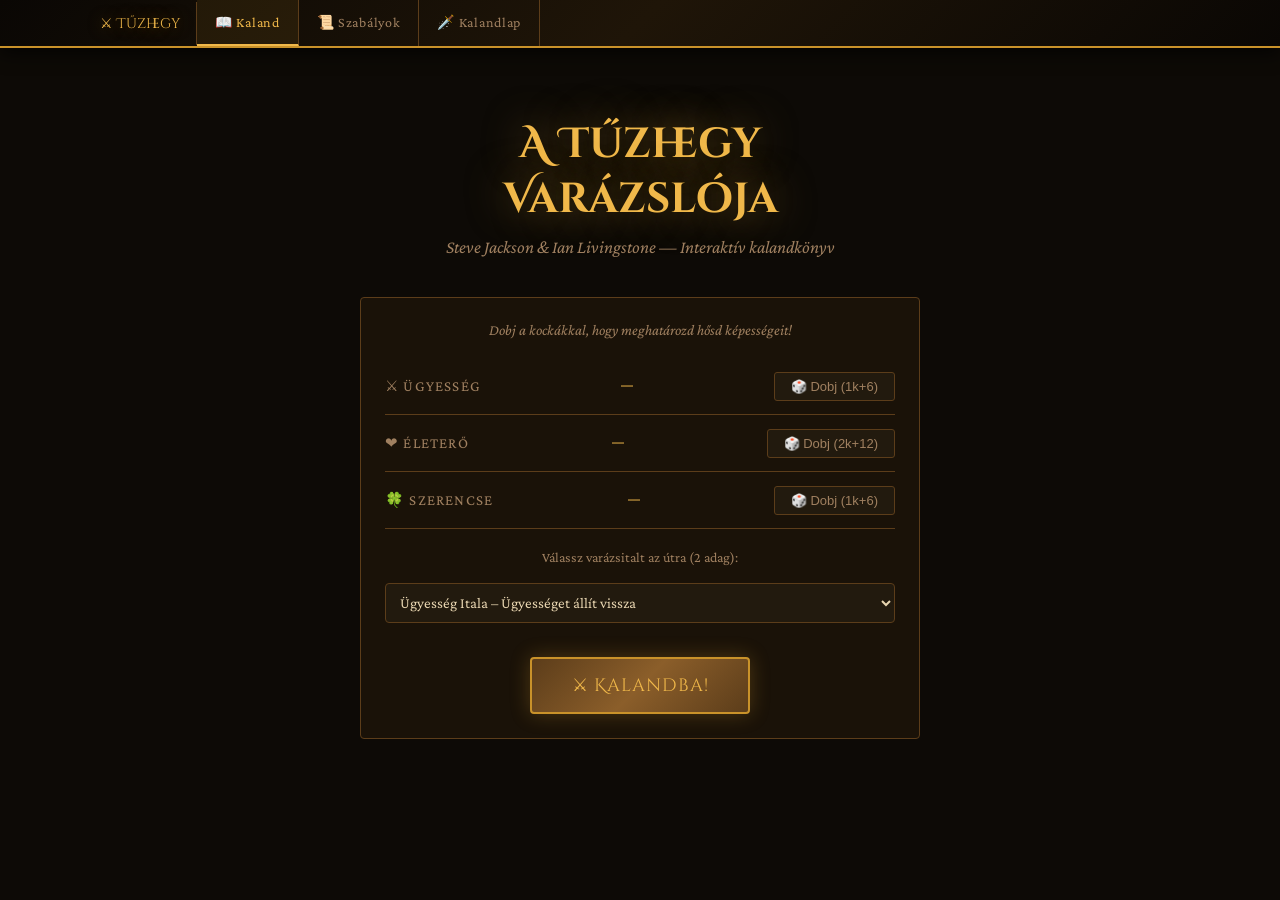
<file: index.html>
<!DOCTYPE html>
<html lang="hu">
<head>
<meta charset="UTF-8">
<meta name="viewport" content="width=device-width, initial-scale=1.0">
<title>A Tűzhegy Varázslója – Kaland</title>
  <link rel="stylesheet" href="tuzegy.css">
</head>
<body>

<nav>
  <div class="nav-inner">
    <div class="nav-logo">⚔ Tűzhegy</div>
    <div class="nav-links">
      <a href="index.html" class="active">📖 Kaland</a>
      <a href="szabalyok.html">📜 Szabályok</a>
      <a href="kalandlap.html">🗡️ Kalandlap</a>
    </div>
  </div>
</nav>

<div id="notification" class="notification"></div>

<main>
  <!-- TITLE SCREEN -->
  <div id="title-screen">
    <h1 class="flicker">A Tűzhegy<br>Varázslója</h1>
    <p class="subtitle">Steve Jackson & Ian Livingstone — Interaktív kalandkönyv</p>
    
    <div class="start-section">
      <div style="background:var(--surface);border:1px solid var(--border);border-radius:4px;padding:24px;margin-bottom:20px;">
        <p style="color:var(--text-dim);font-size:15px;margin-bottom:20px;font-style:italic;">Dobj a kockákkal, hogy meghatározd hősd képességeit!</p>
        
        <div class="stat-gen-row">
          <span class="stat-gen-name">⚔ Ügyesség</span>
          <span class="stat-gen-val" id="gen-ug">–</span>
          <button class="roll-btn" onclick="rollStat('ug')">🎲 Dobj (1k+6)</button>
        </div>
        <div class="stat-gen-row">
          <span class="stat-gen-name">❤ Életerő</span>
          <span class="stat-gen-val" id="gen-el">–</span>
          <button class="roll-btn" onclick="rollStat('el')">🎲 Dobj (2k+12)</button>
        </div>
        <div class="stat-gen-row">
          <span class="stat-gen-name">🍀 Szerencse</span>
          <span class="stat-gen-val" id="gen-sz">–</span>
          <button class="roll-btn" onclick="rollStat('sz')">🎲 Dobj (1k+6)</button>
        </div>
        
        <div style="margin-top:20px;">
          <p style="color:var(--text-dim);font-size:14px;margin-bottom:8px;">Válassz varázsitalt az útra (2 adag):</p>
          <select class="potion-select" id="potion-select">
            <option value="ug">Ügyesség Itala – Ügyességet állít vissza</option>
            <option value="el">Erő Itala – Életerőt állít vissza</option>
            <option value="sz">Szerencse Itala – Szerencsét állít vissza (+1)</option>
          </select>
        </div>
        
        <button class="begin-btn" onclick="beginAdventure()">⚔ Kalandba!</button>
      </div>
    </div>
  </div>

  <!-- GAME SCREEN -->
  <div id="game-screen" style="display:none;">
    <!-- Stats -->
    <div class="stats-bar" id="stats-bar">
      <div class="stat-item">
        <span class="stat-label">⚔ Ügy.</span>
        <span class="stat-val" id="stat-ug">0</span>/<span style="color:var(--text-dim);font-size:14px;" id="stat-ug-max">0</span>
        <div class="stat-bar-mini"><div class="stat-fill fill-ug" id="bar-ug" style="width:100%"></div></div>
      </div>
      <div class="stat-item">
        <span class="stat-label">❤ Élet.</span>
        <span class="stat-val" id="stat-el">0</span>/<span style="color:var(--text-dim);font-size:14px;" id="stat-el-max">0</span>
        <div class="stat-bar-mini"><div class="stat-fill fill-el" id="bar-el" style="width:100%"></div></div>
      </div>
      <div class="stat-item">
        <span class="stat-label">🍀 Szer.</span>
        <span class="stat-val" id="stat-sz">0</span>/<span style="color:var(--text-dim);font-size:14px;" id="stat-sz-max">0</span>
        <div class="stat-bar-mini"><div class="stat-fill fill-sz" id="bar-sz" style="width:100%"></div></div>
      </div>
      <div style="display:flex;flex-direction:column;gap:4px;align-items:flex-end;">
        <div style="display:flex;gap:6px;align-items:center;">
          <span style="font-size:12px;color:var(--text-dim)">🍖</span>
          <span style="font-size:13px;color:var(--text-dim)">Étel:</span>
          <span class="stat-val" id="stat-food" style="font-size:16px;">10</span>
          <button class="eat-btn" onclick="eatFood()">Eszik</button>
        </div>
        <div style="display:flex;gap:6px;align-items:center;">
          <span style="font-size:12px;color:var(--text-dim)">🧪</span>
          <span style="font-size:13px;color:var(--text-dim)" id="potion-label">Ital:</span>
          <span class="stat-val" id="stat-potion" style="font-size:16px;">2</span>
          <button class="luck-btn" onclick="usePotion()">Használ</button>
        </div>
      </div>
    </div>

    <!-- Section display -->
    <div id="section-wrap">
      <div class="section-header">
        <div class="section-number" id="section-num">1</div>
        <div class="section-divider"></div>
      </div>
      <div class="section-text" id="section-text"></div>
      <div id="choices" class="choices"></div>
      <div class="goto-bar">
        <input type="number" class="goto-input" id="goto-input" placeholder="Szám" min="1" max="399">
        <button class="goto-btn" onclick="gotoSection()">➜ Lapozz</button>
        <button class="luck-btn" onclick="testLuck()">🍀 Próbára tesz</button>
        <button class="history-btn" onclick="goBack()">← Vissza</button>
      </div>
    </div>

    <!-- Death -->
    <div id="death-screen" class="death-screen" style="display:none;">
      <h2>💀 Meghaltál!</h2>
      <p style="color:var(--text-dim);margin-bottom:30px;">Életerőd elfogyott. Kalandod véget ért.</p>
      <button class="begin-btn" onclick="restartGame()">↺ Újra</button>
    </div>
  </div>
</main>

<!-- COMBAT MODAL -->
<div class="modal-overlay" id="combat-modal">
  <div class="modal">
    <h2 id="combat-title">⚔ Harc</h2>
    <div class="combat-bars">
      <div class="combat-side">
        <h3>Te</h3>
        <div class="hp-text" id="combat-player-hp">–</div>
        <div class="hp-bar-wrap"><div class="hp-bar" id="combat-player-bar" style="width:100%;background:linear-gradient(90deg,#27ae60,#2ecc71)"></div></div>
      </div>
      <div style="display:flex;align-items:center;font-size:24px;color:var(--gold)">⚔</div>
      <div class="combat-side">
        <h3 id="combat-enemy-name">Ellenség</h3>
        <div class="hp-text" id="combat-enemy-hp">–</div>
        <div class="hp-bar-wrap"><div class="hp-bar" id="combat-enemy-bar"></div></div>
      </div>
    </div>
    <div class="combat-log" id="combat-log"></div>
    <div class="combat-actions">
      <button class="btn btn-attack" id="btn-attack" onclick="combatRound()">🎲 Támad!</button>
      <button class="btn btn-flee" id="btn-flee" onclick="fleeCombat()">🏃 Menekül</button>
      <button class="btn btn-close" id="btn-close" onclick="closeCombat()" style="display:none;">✓ Tovább</button>
    </div>
  </div>
</div>

<script>
// ========== SECTIONS DATA ==========
const SECTIONS = {"1": "Véget ért a kétnapi gyaloglás. Kihúzod hüvelyéből a kardodat, a földre fekteted, és megkönnyebbülten felsóhajtasz, amint leülsz, hogy a mohalepte sziklának dőlve pihenj egy percet. Kinyújtózol, megdörzsölöd szemedet, és végül felpillantasz. Már maga a hegy is fenyegetőnek látszik. A meredek hegyoldal olyan előtted, mintha egy hatalmas óriás karmai marcangolták volna szét. Éles sziklák, kőszirtek meredeznek belőle szinte természetellenes módon. A hegy tetejét hátborzongatóan furcsa vörös színű valami borítja - talán egy különös növény -‚ melynek színéről kapta nevét a hegy. Lehet, hogy soha senki sem fogja megtudni pontosan, mi is az, ami ott nő, mert felmászni a csúcsra egészen biztosan lehetetlen. A titok megfejtése rád vár. A tisztással szemben egy barlang bejárata sötétlik. Felemeled a kardod, a lábadhoz támasztod, és számba veszed, milyen veszélyek leselkedhetnek rád, ha továbbmész. De aztán eltökélten a hüvelyébe lököd a kardod, és nekivágsz a barlangnak. Mereven belebámulsz a homályba, és sötét, nyálkás falakat pillantasz meg. A lábad előtti kőpadlón pocsolyákba folyik össze a víz. A levegő hűvös és nyirkos. Meggyújtod a lámpásodat, és óvatosan bemerészkedsz a sötétségbe. Pókhálók súrolják arcodat, apró lábak surranó lépéseit hallod - valószínűleg patkányok. Nekivágsz a barlangnak. Néhány méter után egy elágazáshoz érsz. Ha nyugat felé indulsz, lapozz a 71-re, ha kelet felé, lapozz a 278-ra.", "2": "Tedd próbára Szerencséd! Ha szerencsés vagy, el tudsz menekülni anélkül, hogy felhívnád magadra az Ogre figyelmét. Ha nincs szerencséd, belerúgsz egy apró kőbe, amely végiggurul a barlangon, és elkáromkodod magad. Kihúzod hüvelyéből a kardodat arra az esetre, ha az Ogre meghallaná a zajt - lapozz a 16-ra. Ha szerencsédre a zaj elkerülte a figyelmét, óvatosan másszál vissza a folyosón, egészen a keresztútig. Lapozz a 269-re.", "3": "A csengő tompa hangon megzendül, és néhány pillanat múlva megpillantasz egy ráncos, öreg embert, aki bemászik egy kis evezős csónakba, amely az északi oldalon horgonyoz. Az Öreg lassan átevez hozzád, kiköti a csónakot, és feléd sántikál. Három aranypénzt kér tőled. Amikor megdöbbensz az ár hallatán, csak ennyit morog mentségéül: - Infláció van. - Viszont kezd méregbe gurulni a tiltakozásod miatt. Ha megfizeted neki a három aranyat, lapozz a 272-re, ha megfenyegeted, lapozz a 127-re.", "4": "Egy észak-dél irányú folyosón találod magad. Ha északnak indulsz, ahonnan egy idő után kelet felé kanyarodik el az út, lapozz a 46-ra. Ha dél felé veszed az utad, ahonnan szintén keletnek visz az út, néhány méter megtétele után, lapozz a 332-re.", "5": "A folyosó keleti falán durva gerendákból ácsolt kapubejáró áll. Hallgatózol az ajtónál, és egy jókedvű, dünnyögő hangot hallasz. Ha bekopogsz az ajtón és bemész, lapozz a 97-re, ha folytatod az utadat észak felé, lapozz a 292-re.", "6": "Az ajtó hatalmas és szilárd, kilincs nincsen rajta. Nekirontasz, de mindhiába. Az ajtó meg sem moccan. Úgy döntesz, hogy feladod, és azon a nyíláson mész keresztül, amely mellett a kelet-nyugati átjáróhelynél haladtál el előbb. Lapozz a 89-re.", "7": "Egy sebesen áramló folyó északi partján vagy, egy hatalmas föld alatti barlangban. Lapozz a 214-re.", "8": "A folyosót előtted erős ajtó zárja le. Hallgatózol, de nem hallasz semmit. Megpróbálod lenyomni a kilincset. Az ajtó enged, és te belépsz a szobába. Ahogy körülnézel, egyszer csak hangos kiáltást hallasz a hátad mögül, s ahogy megfordulsz, megpillantasz egy vadembert, amint nagyokat ugorva feléd rohan, miközben feje felett egy hatalmas csatabárdot forgat. Egy őrült Barbárral állsz szemben, és meg kell küzdened vele! Barbár ÜGYESSÉG 7 ÉLETERŐ 6 Szemben az északi falon van egy ajtó, amelyen keresztül a Csata közben akár elmenekülhetsz. Lapozz a 189-re. Ha legyőzöd a Barbárt, lapozz a 273-ra.", "9": "Meghökkensz, hogy a blöff milyen jól sikerült, és elhatározod, hogy továbbra is próbára teszed a szerencsédet. Ha akarod, megvizsgálhatod a Csontvázak szerszámait, vagy úgy tehetsz, mintha keresnél valamit, miközben átkutathatod a különféle asztalok, padok fiókjait. Ha a szerszámokra vagy kíváncsi, lapozz a 34-re, ha a fiókokat kutatod át, lapozz a 322-re. Zajt hallasz az északi ajtó mögül, és tudod, hogy sietned kell!", "10": "Visszaérkeztél az elágazáshoz, és észak felé indulsz. Lapozz a 77-re.", "11": "Követed a folyosót nyugat felé, amikor az egy kanyarral hirtelen dél felé fordul. Közvetlenül a forduló előtt megpillantasz egy útjelző táblát, melyen ez áll: Építési terület. Előtted egy lépcső vezet lefelé. Eddig még csak három lépcsőfok készült el. Egy csomó lapát, csákány és egyéb szerszám hever szanaszét a lépcsők mellett, de amint befordulsz a saroknál, hirtelen mozgásba lendülnek, és lázasan dolgoznak a lépcsőkön. Nézed, hogy a különféle szerszámok hogyan ásnak és kalapálnak, mintha láthatatlan munkások dolgoznának velük. Zümmögő énekszót hallasz, amely egyre erősödik, és felismered a Törpék indulóját: „Hej-hó, hej-hó, hej dalolni jó...“ Amint állsz és nézelődsz, elkezdesz kuncogni, a látvány egészen szórakoztató. Leülsz, és tovább figyelsz, sőt még beszélgetni is sikerül némelyik mágikus szerszámmal. Míg pihensz, 2 ÉLETERŐ és 1 ÜGYESSÉG pontot szerzel. Azután visszamész a folyosóra az útkereszteződéshez, ahonnan elindulhatsz észak felé, lapozz a 366-ra, vagy déli irányba, lapozz a 250-re.", "12": "Amint meghúzod az ajtónyitó gombot, fülsiketítő csengő-bongó hang tölti be a folyosót. Kétségbeesetten becsapod az ajtót, hogy a riasztó elhallgasson, de az már megtette a dolgát. Hallod a lábdobogást, amint feléd rohan valaki a folyosón. Lapozz a 161-re, hogy megtudd, kit haragítottál magadra. Jegyezd le a 12-es számot, hogy vissza tudjál térni ide, ha megvívtad csatádat. Ha legyőzted ezt a teremtményt, visszafordulhatsz az elágazáshoz, lapozz a 256-ra, vagy ha megpróbálod megnyomni az ajtónyitó gombot, lapozz a 364-re.", "13": "Megsebesültél a fejeden, szédelegsz, amint lábra állsz. A négy férfi készen áll a harcra, és libasorban, fegyverrel a kezükben feléd közelednek. Tapogatózva mászol le a falon a déli kapu irányába, de ez még akkor is kockázatos, ha sikerül elérned oda. A lábad megcsúszik a laza kavicsokon, és a földre zuhansz. Még meg sem tudod vetni a lábad, mikor ellenfeleid rád vetik magukat. Lapozz a 282-re.", "14": "Bár semmi jele, hogy titkos folyosók is lennének, egyszer csak lépések közeledő zaját hallod. Hogy megtudd, ki vagy mi az, meg kell küzdened vele. Lapozz a 161-re. Jegyezd meg, hol állsz, hogy tudjad, hova kell visszatérned. Ha legyőzted a szörnyeteget, lapozz a 117-re.", "15": "Amint ülsz a padon és falatozol, egyszer csak érzed, hogy teljesen kipihented magad, és a fájdalom is saját magától illant el testedből. Ez egy elvarázsolt pihenőhely. Visszakaphatsz 2 ÉLETERŐ pontot a szokásoson felül, de csak akkor, ha ezzel nem léped túl kezdeti ÉLETERŐ pontszámodat. 1 ÜGYESSÉG pontot is kaphatsz, de csak akkor, ha már elvesztettél belőlük. Amint készen állsz az út folytatására, menjél tovább a folyosón a 367-re.", "16": "Miközben kirántod a kardodat, az Ogre meghall téged, és támadásba lendül. Ogre ÜGYESSÉG 8 ÉLETERŐ 10 Ha legyőzted az Ogrét, lapozz az 50-re. A második forduló után akár elmenekülhetsz visszafelé a folyosón. Lapozz a 269-re.", "17": "A cövek és a fakalapács segítségével (ha nincs nálad, ideiglenesen összetákolsz valamit) keresztet formálsz, azzal mész tovább a Vámpír felé, és sarokba kényszeríted. Sziszeg rád, és kapkod feléd, de nem jöhet közel hozzád. Mindazonáltal elég bonyolultnak látszik a feladat, hogy a cövekkel döfjed szíven. Amint haladsz előre, megbotlasz és előrezuhansz. Szerencsére a cövek a kezedből egyenesen a Vámpír felé repül, és belehasít a sikoltozó szörnyeteg testébe. Tedd próbára Szerencséd! Ha szerencsés vagy, a cövek pontosan átütötte a Vámpír Szívét. Ha nincs szerencséd, csak súrolta a szörnyeteget (a sebesüléssel 3 pontot vesztett Életerejéből), dühösen rád támad, keresztülzavar a szobán a nyugati ajtó felé. Vagy elmenekülsz az ajtón át, lapozz a 380-ra, vagy tovább küzdesz vele, lapozz a 144-re. Ha szerencséd van és megölted, megkeresheted a Vámpír kincsét. Lapozz a 327-re.", "18": "Továbbhaladsz a folyosón nyugat felé. Vagy ötven méter után az út észak felé kanyarodik. Két vagy három lépés után furcsa hangot hallasz, mintha valami szétmorzsolódna a lábad alatt. Tedd próbára Szerencséd! Ha szerencsés vagy, még sikerül gyorsan viszszaugranod, mielőtt a verem kinyílna alattad. Ha nem volt szerencséd, túl lassú vagy, és belezuhansz a két méter mély verembe (1 ÉLETERŐ pontot elveszítesz ezzel). Ha szerencséd volt, jobban teszed, ha visszamész az elágazáshoz - lapozz a 261-re. Ha nem volt szerencséd, lapozz a 348-ra.", "19": "Ezt a két gonosz teremtményt Goblinnak hívják. Egyenként támadnak rád. ÜGYESSÉG ÉLETERŐ Első Goblin 5 5 Második Goblin 5 6 Ha megölted a Goblinokat, lapozz a 317-re.", "20": "A csetepaté elkezdődik. Te karddal, ők fejszével vannak felfegyverezve. Egyenként rontanak rád. ÜGYESSÉG ÉLETERŐ Első Törpe 7 4 Második Törpe 6 6 Harmadik Törpe 7 5 Negyedik Törpe 7 5 Ha győztél, lapozz a 376-ra. Ha a küzdelem rosszul alakul, elmenekülhetsz az ajtón keresztül, lapozz a 291-re. De ne feledkezz meg a Meneküléssel járó büntetésről sem!", "21": "A halott Orkok testéből patakzó zöld vér undorító szagot áraszt. Megkerülöd a holttesteket, és megvizsgálod a ládát. Nem lesz könnyű kinyitni - erős tölgyfából és vasból készült, és szilárdan le van lakatolva. Megpróbálhatod lefeszíteni a lakatot a kardoddal, lapozz a 339-re, vagy otthagyod a ládát, és átmész a nyitott ajtón, lapozz a 293-ra.", "22": "Körültapogatózol titkos ajtók után kutatva, de nem találsz egyet sem. Megállsz, hogy eltöprengj helyzeteden, amikor a mennyezetről gázsugár csap le rád sziszegve. Köhögsz és visszatartod lélegzeted, de nem tudod kitisztítani a tüdőd, térdre csuklasz. Forogni kezd veled a világ, és öntudatlan állapotban a padlóra zuhansz. Mikor magadhoz térsz és körülnézel, ismeretlen helyen találod magad. Lapozz a 4-re.", "23": "A folyosót erős ajtó zárja el előtted, és meglepődve veszed észre, hogy az ajtó aljához egy bőrpántot szegeztek. Hallgatózol, de nem hallasz semmit. Ha belépsz a szobába, lapozz a 326-ra, ha visszafordulsz az elágazáshoz, lapozz a 229-re.", "24": "Miután harmadszor is megsebesültél, érzed, hogy erőd fogytán van. Elvesztettél 1 ÜGYESSÉG pontot. Rádöbbensz, hogy ennek az ocsmány szörnyetegnek ez is a varázserejéhez tartozik, és érzed, amint végigfut a hátadon a hideg. Folytatod a harcot, vagy menekülsz? Ha Menekülni akarsz, fizesd meg a büntetést gyávaságodért, és rohanj az északi ajtón át. Lapozz a 360-ra. Ha maradsz, a küzdelem folytatódik. De mostantól számítva minden harmadik sebesülés, amit a bestiától kapsz, levon tőled 1 ÜGYESSÉG pontot. Ha legyőzted ellenfeledet, lapozz a 135-re.", "25": "A festmények férfiportrékat ábrázolnak. Borsózik a hátad, amint a nyugati falon lévő festmény névtábláját olvasod. A kép Zagort, a Varázslót ábrázolja, akinek a kincsét hajszolod. Végigméred a portrét, és rádöbbensz, félelmetes ellenféllel kerültél szembe. Az az érzésed támad, mintha valaki figyelne, és észreveszed, hogy szúrós tekintetek követik minden lépésedet. Úgy érzed, a kép magához szív téged, és félni kezdesz. Elvesztettél 1 ÜGYESSÉG pontot. Van anynyi bátorságod, hogy megpróbálj megküzdeni a Varázslóval? Ha nincs, azonnal távozol az északi ajtón keresztül, lapozz a 90-re, de ne feledd, ez is Menekü lésnek számít. Ha akarod, átkutathatod a felszerelésed egy olyan fegyverért, amelyet a Varázsló ereje ellen fel tudsz használni. Lapozz a 340-re.", "26": "Eszedbe jut Di Maggio kicsi, bőrkötéses könyve, és halkan elmondod a benne található varázsigét. Hangosan rákiáltasz a Sárkányra, mire ő feltápászkodik. Felkapja a fejét, és gyanakvóan bámul rád. Egy követ hajítasz a fejéhez, de a szikla visszapattan az orráról. A bestia mérgesen felhördül, nagyokat zihál, a torkából morajló hang hallatszik. A Sárkány nagyot fúj, és a fogai között egy újabb tűzgolyó kezd növekedni. Már felkészültél erre, és amikor a lángoló gömb felbukkan a szájában, rákiáltasz. „Ekil Erif Ekam Erif Erif Erif Di Maggio” A tűzgolyó szétpukkad. A Sárkány kétségbeesett üvöltés közben próbálja lerázni orráról a lángokat. De a tüzet nem tudja eloltani, fájdalmában sikoltozva megfordul, és fejét rázva beleveti magát a sötétségbe. Lapozz a 371-re.", "27": "Ez egy varázskard, és segíteni fog téged a küzdelemben. Amíg ezt a fegyvert használod, megnövelheted kezdeti ÜGYESSÉG pontjaidat 2-vel. Ugyancsak 2 pontot adhatsz jelenlegi Ügyességedhez is. Szerencséd is növekedett 2 ponttal, mivel rátaláltál erre a kardra. Dobd el régi kardodat. Lapozz a 319-re. Ha inkább meg akarod tartani saját régi fegyvered, hagyd az ÜGYESSÉG pontokat, ahogy vannak, és csak a Szerencséhez adj hozzá 2 pontot.", "28": "A félelmetes Ogre holtan fekszik! Átkutatod a barlangját, de alig találsz valami használhatót, bár az övébe rejtett erszényben nyolc aranyat lelsz. Egy kicsit aggódsz ugyan a másik szék miatt, vajon kié lehet? Úgy döntesz, ugyanazon az úton hagyod el a barlangot, mint amin jöttél. Lapozz a 351-re. Győzelmedért 2 ÜGYESSÉG és 2 Szerencse pontot kapsz.", "29": "A csizmáktól eltekintve, melyekre nincs szükséged, úgy tűnik, nincs semmi értékes a barlangban. Úgy határozol, visszafordulsz arra, amerről jöttél. Lapozz a 375-re.", "30": "Egy meglazult kődarab elmozdul, ás láthatóvá tesz egy kötelet, mely a szikláról lóg le. Ha úgy érzed, okosabb nem hozzányúlni, visszafordulhatsz a keresztúthoz, lapozz a 267-re. Ha a kötelet meghúzod, lapozz a 67-re.", "31": "Ha már megszerezted az ékkövet a Küklopsz szeméből, a Varázsló elé tartod. Félelmetes tekintete megváltozik, fájdalmat sugároz. Nyilvánvalóan érzi az ékkő hatalmát. Hirtelen a szemei elfehérednek, arckifejezése elgyengül. Megnő az önbizalmad, amint rádöbbensz, megnyerted az első igazi, komoly csatát. 2 ÜGYESSÉG pontot szereztél. Tedd az ékkövet a hátizsákodba, és hagyd el a szobát az északi ajtón keresztül. Lapozz a 90-re.", "32": "Áthajítod a sajtot a szobán a Patkányok közé, és azok tülekedni kezdenek érte. Tépik, marják egymást az élelemért. A figyelmüket így elterelve keresztülmész a szobán, és kilépsz az északi falon lévő ajtón. Lapozz a 124-re. Jó szerencséd miatt adjál magadnak 2 Szerencse pontot.", "33": "Az alvó teremtmény riadtan felébred. Felugrik és rád ront, de fegyvertelen. Kardoddal le tudnád győzni, de éles fogai gonoszul villognak. Elmenekülhetsz az ajtón keresztül - lapozz a 320-ra -‚ vagy megállsz, és megküzdesz a rád támadó Orkkal. Ork ÜGYESSÉG 6 ÉLETERŐ 4 Ha legyőzted a szörnyet, elveheted a ládikát. Lapozz a 147-re.", "34": "Átvizsgálod a szerszámokat, amelyeket találtál: egy fakalapács keményfa fejjel és egy színtiszta ezüstből készült véső. Megtarthatod bármelyiket, ha hajlandó vagy jelenlegi felszerelésed egy darabját itt hagyni helyette. Ha így döntesz, vezesd be a megfelelő változásokat a Felszerelési tárgyak rovatába. A zaj az északi ajtó felől egyre hangosabbá válik, te felpattansz, hogy kiderítsd, mi az. Lapozz a 96-ra.", "35": "Amint belépsz a szobába, az ajtó becsapódik mögötted. Ahogy becsukódik, egy kattanás és sziszegés hallatszik. A mennyezet közepéből gázsugár csap ki, és a szobát fojtogató köd lepi el. Belélegzed, és köhögni kezdesz. Az ajtóra pillantasz, aztán a kulcsra. Visszamész az ajtóhoz, és gyorsan Elmenekülsz, lapozz a 136-ra, vagy visszatartod lélegzeted, és elrohansz a kulcsért, lapozz a 361-re.", "36": "Feltöröd a bezárt ajtót, és émelyítő bűz csapja meg az orrodat. A szobában a padlót csontok, rothadó növényzet és nyálkás iszap fedi. Egy rongyokba burkolózott, torzonborz hajú öregember rohan feléd rikoltozva. A szakálla hosszú és ősz, kezében egy régi, fából készült széklábat lóbál. Lehet, hogy őrült, de az is lehet, hogy ez valamiféle csapda! Ha rákiáltasz, és megpróbálod lecsillapítani, lapozz a 263-ra; ha kardot rántasz és nekitámadsz, lapozz a 353-ra.", "37": "Az útkereszteződésnél állva elindulhatsz észak (lapozz a 366-ra), nyugat (lapozz a 11-re) vagy dél (lapozz a 277-re) felé.", "38": "Kinyitod az ajtót, és rábukkansz a Farkasember éléskamrájára. Mindenféle csontok és rothadó húscafatok hevernek szanaszét. A szag émelyítő, de egy korsóban ecetben eltett tojásokat találsz, ami szinte ínyencségnek mondható. Ha magaddal viszed, két étkezésre elegendő lesz, és az Élelmiszerkészlethez plusz 2 pontot adhatsz hozzá. Lapozz a 66-ra, és távozz a déli ajtón át.", "39": "Ellenfeled megdöbbenve veszi észre, hogy eltűntél előle, de azért szeméhez emeli kezét, és pillantásával alaposan átkutatja a szobát. Érzi jelenlétedet, de nem tudja megállapítani, pontosan hol vagy. Kihúzod kardod, és rátámadsz. Elrántja a fejét, és beleszimatol a levegőbe. Távolról kell megküzdened vele, mert ha kezét rád teszi, láthatatlanságod már nem jelent tovább előnyt. Amíg láthatatlan maradsz, 2 pontot adhatsz hozzá kockával vetett Támadóerődhöz. Minden sikeres támadásod 3 pontnyit pusztít a Varázsló Életerejéből, mivel ő nem láthat téged, és így nem tudja magát megfelelően védeni. Minden alkalommal, ha sebet ejt rajtad, dobj egy kockával. Ha a szám páratlan, „átlagos sebesülés” ért, ha sikerült 6-ost dobnod, kivédted a csapást, és nem sebesültél meg, ha 2-t vagy 4-et dobsz, csak 1 pont értékű sebesülés ért. Elhatározod, hogy megküzdesz vele. Varázsló ÜGYESSÉG 11 ÉLETERŐ 18 Ha győztél, lapozz a 396-ra!", "40": "A fülhasító zaj egyre erősebb és erősebb. A fájdalom elviselhetetlen. Ügyességedet a gyötrelmek 1 ponttal csökkentik. A sötétben tapogatózva egy falat keresel. Merre mész? Nyugati irányba, lapozz a 355-re; északi irányba, lapozz a 265-re, vagy keleti irányba, lapozz a 181-re.", "41": "Ő aztán valóban félelmetes ellenség. Egy hatalmas, ördögien erős Wight (rossz szellem) az. A küzdelem elkezdődik: Wight ÜGYESSÉG 9 ÉLETERŐ 6 A kardoddal harcolsz. Ha már sikerült sebet ejtened rajta, lapozz a 310-re.", "42": "Végül a folyosó egy hármas elágazásba torkollik. Mehetsz nyugatnak, lapozz a 257-re, vagy keletnek, lapozz a 113-ra.", "43": "Egy észak-dél irányú elágazásnál vagy. Ha északnak mész, lapozz a 354-re, ha dél felé, lapozz az 52-re.", "44": "A csata után levegőért kapkodsz, leülsz, hogy valamennyire összeszedd magad, és végre befejezd az evést, amit elkezdtél. Végül összecsomagolod a hátizsákodat, és átgázolsz a folyón. Lapozz a 399-re.", "45": "A sajt eltalálja a portrét a falon, és lepattan róla. Gonosz kacagás hallatszik a falak mögül, és rájössz, hogy a Varázsló gúnyolódik veled. Úgy döntesz, hogy az északi ajtón át elhagyod a szobát. Lapozz a 90-re.", "46": "Egy rövid kelet-nyugat irányú elágazásnál állsz, kelet felé egy ajtó zárja el az utat. Nyugat felé néhány méter után déli irányba kanyarodik az út. Ha átmész az ajtón, lapozz a 206-ra, ha a kanyar felé veszed utadat, lapozz a 4-re.", "47": "A folyó közepén a híd elkezd ide-oda hintázni, le akar vetni magáról. Amint a korlátnak támaszkodsz, az azon nyomban eltörik. Dobj egy kockával! Ha 6-ost dobsz, belezuhansz az alattad kavargó folyóba, lapozz a 158-ra. Ha 1-től 5-ig dobsz, visszanyered egyensúlyodat, és továbbhaladsz. Lapozz a 298-ra.", "48": "Egy kelet-nyugat irányú folyosón vagy. Ha keletre indulsz, a következő saroknál észak felé kell fordulnod. Ha erre indulsz, lapozz a 391-re, ha nyugatnak mész, lapozz a 60-ra.", "49": "Az ajtó csikorogva nyílik a rozsdás sarokvasakon. A szoba sötét, szemed lassan megszokja a félhomályt, amint becsukod magad mögött az ajtót. Csoszogó hangot hallasz, de még mielőtt cselekedni tudnál, egy a fejedre mért csapástól elveszíted az eszméletedet. 2 ÉLETERŐ ponttal szegényebb lettél, lapozz a 122re.", "50": "A leütött teremtmény nagy zajjal a földre zuhan. Átkutatod az öltözetét, de nem találsz mást, csak egy kicsiny zacskót a nyakában. Ebben egy apró bronzkulcsot, melybe a 9-es számot nyomták. A kulcsot magaddal viheted, ha akarod. A barlangban semmi más érték nincs, így hát távozol, visszamész az elágazáshoz. Lapozz a 269-re.", "51": "Felhajtod az Italt, és látod, amint a Troll arcán végigfut a döbbenet. Közeledik feléd, meg akar ragadni, de te oldalt lépsz, mire ő eredménytelenül a levegőbe markol. Kétségbeesetten csapkod, hogy a karmai közé kaparintson, de te könnyedén el tudod kerülni őt. Végül feladja a küzdelmet, és visszatér a kamrájába. Épp idejében, mivel már érzed, hogy kezdesz újra láthatóvá válni. Adj 2-t Szerencse pontjaidhoz! Mehetsz tovább előre a folyosón észak felé. Lapozz a 287-re.", "52": "A keletre vezető folyosó végén egy észak-dél irányú elágazásnál állsz. Mehetsz délnek, lapozz a 391-re. Kereshetsz titkos átjárókat ugyanezen a déli úton, lapozz a 362-re. Választhatod az északra menő utat, lapozz a 354-re. Kutathatsz a titkos átjárók után az északi úton, lapozz a 234-re. De tarthatsz keletnek is, lapozz a 291-re.", "53": "Nekirontasz az ajtónak, és megpróbálod válladdal betaszítani. Dobj két kockával! Ha a dobott számok összege ÜGYESSÉG pontjaiddal azonos vagy annál kevesebb, az ajtó kinyílik. Lapozz a 155-re. Ha a szám nagyobb ÜGYESSÉG pontjaidnál, az ajtó megremeg, de nem mozdul, te viszont fájdalmadban öszszegörnyedsz, mert az ajtó nagyon kemény. Elveszítesz 1 ÉLETERŐ pontot, és menj tovább a folyosón. Lapozz a 300-ra.", "54": "Egy észak-déli irányú átjáró északi végénél állsz egy ajtó előtt. Ha be akarsz menni rajta, lapozz a 179-re, ha délnek indulsz, lapozz a 308-ra.", "55": "Dobj két kockával! Ha a dobott számok összege kevesebb vagy egyenlő Szerencse pontjaiddal ás kevesebb vagy egyenlő ÉLETERŐ pontjaiddal, akkor sikerül kitartanod és a tutajt átirányítanod az északi partra. Ne vonj le Szerencse pontjaidból! Biztonságosan megérkezel, de amint kilépsz a partra, a tutaj elsodródik, és átúszik a folyó déli partjára. Lapozz a 7-re. Ha többet dobtál Szerencse vagy/és ÉLETERŐ pontjaidnál, felborulsz a tutajjal, és kezdhetsz visszaúszni a déli partra. Lapozz a 166-ra.", "56": "Amint kardod beleesik a vízbe, egy bugyborékoló hang azt mondja: „Köszönöm!” Most már csak egyetlen dolgot tehetsz - le kell úsznod a folyó sodrával kelet felé. Beleveted magad a vízbe. Lapozz a 399-re.", "57": "Amint belépsz a barlangba, hangos lépéseket hallasz a hátad mögött. A lépések erősen csikorognak a sziklás talajon. Meglapulsz a bejárat mellett egy sziklahasadékban. A lépések egyre hangosabbak, és egy Óriás Ogre-t pillantasz meg, amint belép a barlangba. Mára magassága is fenyegető, nagyobb két méternél, valami bőrből szabott szedett-vedett öltözéket visel. Rettenetes fabunkót tart magánál. Választhatsz: Megtámadod, amint belép, lapozz a 16-ra. Megpróbálsz kisurranni a barlangból úgy, hogy ne vegyen észre, lapozz a 2-re. Megkísérled elvonni a figyelmét azzal, hogy valamit a barlang távoli sarkába hajítasz, lapozz a 119-re.", "58": "Óvatosan mászol tovább az átjárón. Egy kis idő múltán az út élesen északnak kanyarodik. A fordulónál egy fatörzsből készült ülőke áll, felette egy tábla ezzel a felirattal: „Fáradt vándor, pihend itt ki magad!” Megállhatsz, és elfogyaszthatod Élelmiszerkészleted egy részét, lapozz a 15-re, vagy folytathatod utadat, lapozz a 367-re.", "59": "Már jó ideje nyugat felé haladsz, aztán az út észak felé tesz egy hajtűkanyart, majd egyenesen déli irányba tart, végül egy háromirányú elágazáshoz ér, lapozz a 150-re.", "60": "Továbbmész a folyosón, de hamar észreveszed, hogy az út nyugat felé hatalmas vasráccsal van lezárva. Vissza kell menned oda, ahonnan jöttél, lapozz a 48ra.", "61": "Amint épp átvizsgálod a barlangot, apró, rohanó léptek neszét hallod a hátad mögül. Megfordulsz, és szemben találod magad az Óriás Pók furcsa, fekete alakjával, ahogy épp feléd lopódzik. A Pók teste legalább egy méter átmérőjű, úgyhogy gyorsan kardot rántasz. Óriás Pók ÜGYESSÉG 7 ÉLETERŐ 8 Ha győztél a küzdelem során, lapozz a 29-re. Két Forduló után Elmenekülhetsz az átjárón keresztül, ahonnan egy elágazáshoz érsz. Lapozz a 375-re.", "62": "Folytatod az utadat kelet felé. Vagy harminc méter megtétele után az út délnek kanyarodik. Követed a kanyarulatot, s végül egy hatalmas páncélozott ajtó állja utadat. Ha ki akarod nyitni, lapozz a 6-ra, ha inkább visszamész a folyosóra, akkor bújj át a szűk hasadékon, és lapozz a 89-re.", "63": "Ahogy haladsz előre, észreveszed, hogy a folyosó egyre szűkebb, egyre keskenyebb lesz. Egyszer csak megállsz, és abban a pillanatban mély, zengő kacagás harsan fel körülötted. Ha továbbmész, lapozz a 281-re, ha visszafordulsz, lapozz a 10-re.", "64": "A Ghoul vidáman körültáncolja a testedet, majd a földön heverők mellé fektet. Hasra fordít, és fogait a hátsó feledbe mélyeszti. Ritkán kap táplálékul friss húst. Kalandod itt véget ért.", "65": "Amint rátámadsz az Ork Törzsfőnökre, szolgája felragad egy nehéz fabunkót, és beleveti magát a verekedésbe. De legnagyobb megdöbbenésedre rád támad! A hálátlan, hitvány féreg! Látva ezt, visszamenekülhetsz a folyosóra, lapozz a 293-ra, vagy folytathatod a küzdelmet, lapozz a 372re. Ha a Menekülés mellett döntesz, vond le a szokásos büntetőpontokat!", "66": "Az ajtó kinyílik, és egy olyan úton találod magad, mely újra visszavezet a folyópartra. Tehát ismét a folyónál vagy. Ha megpróbálkozol átjutni azon az ajtón, mely a kőből faragott arc közepén nyílik, lapozz a 104-re, ha elindulsz lefelé azon az úton, amely a parton halad kelet felé, lapozz a 99-re.", "67": "Meghúzod a kötelet, erre kinyílik egy csapóajtó, és láthatóvá tesz egy utat, amely az észak-déli folyosóhoz vezet. Ha visszafordulsz a keresztúthoz, lapozz a 267-re, ha átmész a titkos ajtón, lapozz a 177-re.", "68": "A két Goblin kínzómester egymásra pillant, majd rád néz. Valamit karattyolnak egymás között, mutatják neked, hogy várj egy kicsit, míg ők elmennek a következő Törpéért, akire még nagyobb kínzás vár. Eltűnnek a szobából, és te levágod köteleiről a Törpét, aki, mint sejtetted, már meghalt. Úgy döntesz, legjobb, ha távozol, és folytatod utadat észak felé, felfelé. Lapozz a 303-ra.", "69": "Az átjárótól nem messze a folyosó észak felé kanyarodik, és te egészen addig mész így, amíg egy újabb kereszteződéshez nem érsz. Ennél az elágazásnál egy sziklába vésett nyilat veszel észre, amely észak felé mutat, s elhatározod, megpróbálkozol ezzel az iránnyal. Lapozz a 244-re.", "70": "Követed a nagy macskakövekkel bontott folyosót keletnek, azután északnak, majd újra keletnek, végül északnak fordulsz, míg végre egy elágazáshoz érsz. Lapozz a 267-re.", "71": "Jobbra egy benyíló van az észak felé vezető úton. Óvatosan megközelíted a sarkon lévő őrhelyet, belesel, és egy különös, Goblin-szerű teremtményt pillantasz meg. amint bőrruhájában őrhelyén szunyókál. Megpróbálsz lábujjhegyen elsurranni mellette. Tedd próbára Szerencséd! Ha szerencsés vagy, nem ébred fel, hangosan horkol továbbra is, lapozz a 301-re. Ha balszerencsés vagy, a következő lépésnél valami megcsikordul a talpad alatt, és az őr szemei felpattannak, lapozz a 248-ra.", "72": "Most már új páncélzatod is van, a tieddel nagyjából egyenértékű. Döntsd el, hogy a kettő közül melyiket tartod meg, a másikat dobd el, és lapozz a 319-re!", "73": "Az üt előtted északi irányba halad. A sziklás talaj kezd homokossá válni, míg végül vastag homokrétegen lépdelsz. Észreveszed, hogy az út egyre szélesedik, és előtted egy folyó zúgását hallod. Addig gyalogolsz, míg egy hatalmas barlangban találod magad, amin egy folyó hömpölyög keresztül. Lapozz a 218-ra.", "74": "Tedd próbára Szerencséd! Ha szerencsés vagy, meg tudod törni a rád szegeződő tekintetet, és felkészülsz a támadásra, lapozz a 279-re. Ha balszerencsés vagy, a hatalma alá kerülsz, és a parancsára eldobod a kardodat, lapozz a 118-ra.", "75": "Visszaülsz, és pihensz egy kicsit a kimerítő küzdelem után. Elfogyaszthatod Élelmiszerkészleted egy részét is itt. Letéped az ékkövet a mozdulatlan szoborról. Jó súlyos, legalább ötven aranyat ér. Beleteszed a hátizsákodba. Amint átkutatod a szobát és a szobrot, észreveszed, hogy mellvértjének egyik darabja lötyög. Elfordítod, és egy kicsiny kulcsot találsz benne. Megvizsgálod, és észreveszed, hogy egy szám, a 111-es van rajta. Elmosolyodsz, a kulcsot is az ékkő mellé teszed a hátizsákba. Visszaindulsz az elágazáshoz. Minthogy igazán értékes leletre bukkantál, adj 3-at Szerencse pontjaidhoz, és lapozz a 93-ra!", "76": "Újabb elágazáshoz érkeztél. Egy nyíl a falon északi irányba mutat, és te úgy döntesz, követed. Lapozz a 244-re.", "77": "Néhány métert haladsz felfelé az átjárón, és egy elágazáshoz érkezel, ahol keleti és nyugati irányba egyaránt fordulhatsz. Az északi fal sziklái között van egy kis beszögellés, lepihenhetsz, és elfogyaszthatod Élelmiszerkészleted egy részét anélkül, hogy bárki észrevenne. Ha enni akarsz, egyél. Utána elindulhatsz keletnek, lapozz a 345-re, vagy nyugatnak, lapozz a 18-ra.", "78": "Az út egy sarokvasakon függő tömör faajtónál ér véget. Ennél hallgatózva furcsa mormogást és konyhai edények zörgését hallod. Egy biztos: az ajtó mögött többen vannak. Ha be akarsz nyitni, lapozz a 159-re, ha inkább visszafordulsz, lapozz a 237-re.", "79": "A folyosó előtted zsákutcába torkollik. Megpróbálhatsz titkos átjárókat keresni, lapozz a 137-re, de vissza is mehetsz az elágazáshoz, lapozz a 267-re.", "80": "A kulcs pontosan beleillik a zárba, és nyitja az ajtót. Egy hatalmas csónaktárolóban találod magad. Különféle csónakok félig vagy teljesen elkészülve hevernek körös-körül. A mögötted lévő ajtón kívül van még egy bejárat az északi falban. Amint belépsz, a Csontvázak abbahagyják munkájukat, felemelik csontos nyakukon ülő fejüket, és rád tekintenek. Fapallókat és kalapácsokat kapnak fel, és feléd nyomulnak. Összesen öten vannak. Mit csinálsz? Idegesen mosolyogva visszahátrálsz a folyosóra? Lapozz a 129-re. Azt mondod, hogy csónakot vásárolni jöttél? Lapozz a 123-ra. Azt állítod, te vagy az új főnökük, és visszaparancsolod őket munkájukhoz? Lapozz a 195-re. Kirántod kardod, és felkészülsz a küzdelemre? Lapozz a 140-re.", "81": "Zaj riaszt fel, és arra int, hogy sürgősen hagyd el a szobát. Az északi ajtóhoz mész, hogy megvizsgáljad. Lapozz a 205-re.", "82": "Az ajtó kinyílik, és egy kicsi, büdös odú tárul a szemed elé. A szoba közepén egy roskatag faasztal éli, rajta égő gyertya, alatta egy kicsi faládika. A szoba egyik távoli sarkában egy szalmamatracon egy alacsony, zömök, csúnya bibircsókos arcú teremtmény alszik. Ugyanabból a fajtából való, akit alva találtál az őrhelyen. Nyilván ő az éjszakai szolgálatban lévő őr. Ha visszatérsz a folyosóra, és haladsz tovább észak felé, lapozz a 208-ra. Ha bekúszol a szobába, és megpróbálod megszerezni a ládikát, anélkül hogy felébresztenéd őrzőjét - Tedd próbára Szerencséd! Ha szerencsés vagy, nem ébred fel, lapozz a 147-re. Ha balszerencsés vagy, lapozz a 33-ra!", "83": "Tedd próbára Szerencséd! Ha szerencsés vagy, ki tudsz jutni az északi ajtón keresztül - lapozz a 360-ra, ha balszerencséd volt, lapozz a 154-re!", "84": "Az ajtó egy kicsi, kényelmesen berendezett szobába nyílik. Egy asztal, néhány szék és egy egész falat betöltő könyvespolc van benne. Az asztal mellett egy hosszú ősz szakállú öregember ül. Vállán egy kicsi szárnyas állat kuporog, nem nagyobb hat centiméternél. Két karja és két lába van, a bőre hamuszürke. Éles, pici fehér fogai vannak, szárnyait összefonja a háta mögött. Az Öreg nem szól semmit, amikor belépsz az ajtón, de azután int, hogy üljél le az asztalhoz. Két apró, fehér tárgyat dobál a kezei között. Mit csinálsz? Leülsz, ahogy mutatta? Lapozz a 204-re. Otthagyod a szobát, és visszafordulsz az elágazáshoz? Lapozz a 280-ra. Kirántod a kardod, és megrohamozod? Lapozz a 377re.", "85": "Keresztúthoz érkeztél. Ha északnak mész, lapozz a 106-ra. Ha délnek mész, lapozz a 373-ra. Ha keletnek mész, lapozz a 318-ra. Ha nyugatnak mész, lapozz az 59-re.", "86": "Egy hatalmas állkapocs tárul ki előtted. Mérete alapján Krokodil az, ami felé úszol. A bestia hatalmasat csap a farkával, és feléd siklik. Két Fordulóban kell megküzdened vele. Krokodil ÜGYESSÉG 7 ÉLETERŐ 6 Már korábban észrevetted, hogy nem messze tőletek kavarog, buzog a víz. Most ez az örvénylés közeledni kezd felétek. A szemed sarkából látod csak ezt, és határoznod kell, mitévő légy. Ha úgy érzed, a Krokodil már a végét járja, és folytatni akarod a harcot, küzdj tovább. Ha győztél, lapozz a 259-re! Máskülönben továbbra is le kell kötnöd a bestia figyelmét, és csak az a halvány reményed marad, hogy az örvénylést okozó titokzatos lény segíteni fog rajtad valamiképp. Csapj össze még egy Fordulóban a Krokodillal, és lapozz a 350-re!", "87": "Visszaérkeztél az elágazáshoz, és ez alkalommal északi irányba indulsz. Lapozz a 262-re.", "88": "Újabb kicsiny kamrába lépsz be, amelynek közepén egy szökőkút van. A szökőkút maga nem túl különleges, egy kis kőből faragott hal, melynek a szájából vízsugár spriccel. Fából készült lapocska lóg rajta, egy üzenettel, amit a Goblinok nyelvén írtak, és amelyen te alig-alig beszélsz. Az első szót nem is érted, utána meg csak ennyi olvasható: „… nem sz… inni”. De te rettenetesen megszomjaztál. Ha iszol a vízből, lapozz a 216-ra, ha nem iszol, és távozol a kamrából az északi falon lévő ajtón át, lapozz a 384-re.", "89": "Átmászol a nyíláson, és egy lefelé vezető szűk lépcsősor tetejénél találod magad. Óvatosan leereszkedsz a lépcsőkön. Lapozz a 286-ra.", "90": "Az ajtó egy keskeny alagútba vezet, amely északi irányba halad. Néhány méter után az út előbb keletnek, utána északnak kanyarodik. A második kanyarnál egy kis bemélyedés van a sziklafalon. Megfelelő búvóhelynek látszik, az egyik szikla még kényelmes üléssel is szolgál. Itt elfogyaszthatod Élelmiszerkészleted egy részét. Pihenés után haladj tovább észak felé. Lapozz a 253-ra.", "91": "Ha szerencsés vagy, nem derül ki, hogy csaltál. Tedd próbára Szerencséd - kedvező esetben elmehetsz a zsákmányoddal. Dobj két kockával, hogy megtudd, mennyi aranyat nyertél. Jegyezd fel a nyereményt a Kalandlapra, és lapozz a 131-re! Ha balszerencsés vagy, a négy Törpe észreveszi, amint a kártyapakli aljáról osztasz, felkapják a szék mögé támasztott bárdjukat, és rád rontanak. Lapozz a 20-ra.", "92": "Visszaértél a folyosón az elágazáshoz. Balra nézel, hogy meglásd a távoli homályba vesző barlangbejáratot, és egyenesen továbbmész. Lapozz a 71-re.", "93": "Visszajutottál a kereszteződéshez, és ez alkalommal északi irányba indulsz. Lapozz a 8-ra.", "94": "Mész tovább a folyosón, amely egyenesen délnek tart, azután nyugatnak kanyarodik. Néhány méter után egy hármas elágazáshoz érkezel. Ha útközben megpróbálkozol titkos átjárók keresésével, lapozz a 260ra, ha egyenesen a kereszteződés felé haladsz, lapozz a 329-re.", "95": "A fegyverek között semmi figyelemre méltót nem találsz, valójában egyik sem látszik jobbnak a kardodnál. Amint kutatsz a törmelékek között, északi irányból tompa puffanást hallasz, melyet egy olyan sikoly követ, hogy a hideg végigszalad tőle a hátadon. Az északi ajtóhoz rohansz, hogy kiderítsd, mi az. Lapozz a 205-re.", "96": "Az ajtó egy rövid, talán tizenöt méter hosszú folyosóra nyílik. Mindkét végén egy-egy ajtó van. Rájössz, mi is volt a zaj. Újabb Csontvázak érkeznek. Karddal a kezében négy Csontváz rohan feléd. Úgy tűnik, még nem vettek észre, s te megpillantasz egy kis bemélyedést a falban, mely remek búvóhelynek látszik. Megpróbálsz elrejtőzni. Lapozz a 374-re.", "97": "Lépj be - hív egy hang belülről, s te besétálsz egy kicsi szobába, melynek bútorzatán (egy asztal, egy szék, polcok, szekrények stb.) látszik, hogy valaha jobb napokat is láttak. Tányérok, tálak, csészék és Öreg könyvek százai töltik meg a polcokat. Az egész rendetlenség közepén egy öregember üldögél, piszkos hálóköntösben, előre-hátra hintázik egy hintaszékben, miközben vidáman dünnyög valamit magában. Végigmér, de látszik rajta, tökéletesen meg van békélve a világgal. Rád köszön: - Jó napot! Mit csinálsz? Megállsz elbeszélgetni az öreggel? Lapozz a 334-re. Kardot rántasz, és rátámadsz? Lapozz a 247-re. Úgy döntesz, nem vesztegeted rá az idődet, otthagyod, és mész tovább észak felé? Lapozz a 292-re.", "98": "Amint bekúszol a szobába, egy hang dörren rád: Légy üdvözölve, bajnok! Már vártam rád. Megállsz, körülnézel és feltápászkodsz. A kis öregember teljesen megváltozott. Már nem olyan öreg, egyáltalán nem ősz, és tiszteletet parancsoló magasságúra nőtt. A szeme álnok és fekete, tekintete könyörtelen. Lapozz a 358-ra.", "99": "Az út továbbhalad kelet felé. Valamivel előtted egy erősnek látszó ajtó zárja le a folyosót. Odalépsz, hogy megvizsgáld. Lapozz a 383-ra.", "100": "Tétovázás nélkül beleegyeznek, hogy beszállj a játékba. Amint kártyáztok és beszélgettek, egészen feloldódnak, végül mindannyian nagyokat nevettek, miközben az egyik történet követi a másikat. Teljesen ártalmatlannak látszanak. Ha tisztességesen akarsz játszani, lapozz a 346-ra, ha megpróbálsz csalni, lapozz a 91-re.", "101": "Szerencsés hajításod váratlanul éri a Vámpírt, aki sikoltozik fájdalmában, ahogy a facövek átveri a szívét. Odaugrasz, és még mélyebbre nyomod testébe a cöveket. Halálsikolya egyre gyengül, élettelen teste a földre omlik. Lapozz a 327-re.", "102": "Az ajtó kinyílik, nem volt bezárva. Az előtted lévő helyiség egy kis kínzókamrának látszik, a falakon körben különféle kínzóeszközök lógnak. A kamra közepén két apró, púpos hátú teremtmény pokoli módon kínoz egy Törpét, akit a csuklóinál fogva egy, a mennyezetből kiálló horogra akasztottak. A két púpos gonoszul döfködi, szurkálja kardjával a Törpét. Az áldozat még egy utolsót sikít, majd elhallgat, szemei lecsukódnak. Kínzói elégedetlenül morognak, és mérgesen rád pillantanak, mintha a te hibád lenne, hogy a Törpe kiszenvedett. Gyorsan kell cselekedned. Mit teszel? Hirtelen becsapod az ajtót, és folytatod utadat a folyosón? Lapozz a 303-ra. Kardot rántasz, és megküzdesz velük? Lapozz a 19re. A Törpéhez lépsz, és kardoddal te is beledöfsz a testébe, miközben, hogy becsapd a púpos kínzómestereket, gonoszul felkacagsz? Lapozz a 68-ra.", "103": "Érzed, amint egy kő megmozdul, és mögötte egy fogantyút találsz. Ha meghúzod a kart, lapozz a 252-re, ha inkább visszamész a keresztúthoz, lapozz a 359re.", "104": "Egy rövid, szűk átjáróban találod magad, észak felé egy ajtó van előtted. Próbálkozz meg vele. Lapozz a 49-re.", "105": "Átkutatod a hátizsákodat. Mi is van benne? Megpróbálhatod felhasználni a következő tárgyakat, de csak akkor, ha szerepelnek Felszerelési Tárgyaid között. A Láthatatlanság Itala. Lapozz a 39-re. A Küklopsz Szeme. Lapozz a 382-re. Egy darab sajt. Lapozz a 368-ra. Egy íj ezüstnyíllal. Lapozz a 194-re. Egy Y alakú fapálcika. Lapozz a 215-re.", "106": "A folyosó már jó ideje észak felé halad. Ha akarod, megpihenhetsz útközben, s elfogyaszthatod Élelmiszerkészleted egy adagját. Az út később nyugatra kanyarodik és szűkülni kezd. Egy kis sziklaboltívhez érsz, le kell görnyedned, hogy átférj alatta. A boltív másik oldalán megállsz, és körülnézel. Hatalmas barlangba jutottál, a vége távoli homályba vész. A barlang egy részét természetes fény világítja meg, mely egy, a tetején lévő lyukon sugárzik be. Semerre sem látsz kijáratot. Amint körülvilágítasz lámpásoddal, morajlást hallasz. Fakó fény parázslik fel a sötétségben. Hirtelen egy lángcsóva csap fel a barlang mélyéből, hajszálnyira kerül el téged, és leperzseli a falon burjánzó mohákat. Földre veted magad, és felpillantasz. Egy hatalmas Sárkány oson a sötétségből feléd. Orrcimpáiból füst gomolyog. Pikkelyes vörös bőre olajosan fénylik. A bestia lehet vagy tizenöt méter hosszú! Hogyan akarod megtámadni a Sárkányt? Kardot rántasz, és felkészülsz a támadásra? Lapozz a 152-re. Hirtelen végiggondolod, mi mást is tehetnél a Sárkány ellen? Lapozz a 126-ra.", "107": "Lábujjhegyen végiglopódzol a szobán, aztán fel egy szűk lépcsőn. Ez egy folyosóra vezet. Na, ezt könynyen megúsztam! - gondolod, majd töprengeni kezdesz, nem lett volna-e érdemes átkutatni a testeket. Visszamehetsz, hogy ezt megtedd - kezdd a harmadikkal -‚ lapozz a 148-ra, de tovább is indulhatsz, lapozz a 197-re.", "108": "Amikor a lábad hozzáér az első kéz formájú csempéhez, érzed, hogy a bokádat szinte satuba szorították, s ahogy letekintesz, megpillantasz egy kísértetiesen fehér kezet, amely megmarkolta a lábad. Küzdesz, hogy visszanyerjed egyensúlyodat, erőfeszítésedet végül is siker koronázza. Legnagyobb rémületedre a padlón rengeteg kéz formájú csempe van. Az ajtóhoz vezető úton a padlóból mindenütt szellemkezek nyúlnak feléd, kapkodnak a levegőbe. Kardot rántasz, és a kezekre sújtasz. Vívd meg a csatádat! Kéz ÜGYESSÉG 6 ÉLETERŐ 4 Ha nyertél, lapozz a 185-re!", "109": "Sima, ízetlen folyadék, de amint iszod, szinte izzani kezdesz tőle. Fantasztikusan jól érzed magad, s közben mintha egy kicsit becsípnél. Önbizalmad megnő, kimerültséged pedig eltűnik. Az üveg Szentelt Vizet tartalmaz, melyet Kaynlesh-Ma főpap áldott meg. Visszaállította Életerődet, majdnem teljesen. ÉLETERŐ pontjaidat növeld meg annyival, hogy kezdeti ÉLETERŐ pontszámodnál 2-vel legyen kevesebb. (Ha jelenlegi pontszámod ennél magasabb, hagyd úgy, hisz így is elég erős vagy Adj mostani ÜGYESSÉG pontjaidhoz annyit, hogy a kezdetinél csak 1 ponttal legyen kevesebb. Ezért az igazán szerencsés leletért Szerencse pontjaidhoz is hozzáadhatsz 4-et. Ha már elolvastad a pergament, vagy az egyáltalán nem érdekel, elhagyhatod a szobát északi irányban, lapozz a 120-ra, ha még nem láttad, és meg akarod vizsgálni, lapozz a 212-re.", "110": "8 aranypénzzel lettél gazdagabb. További 2 aranyat találsz a csizmákban, amelyeket végszükségre tett félre. Lapozz a 319-re! Az aranyakat jegyezd fel a Kalandlapon!", "111": "Nem tudod megbékíteni. Amint szorongva átvágsz a szobán, odakiált a kutyájának. Lapozz a 249-re.", "112": "Semmit sem látsz a szobában, ami a küzdelem során a hasznodra lehetne. Mit teszel? Kirántod a kardodat, és fogcsikorgatva támadásba lendülsz? Lapozz a 142-re. Átkutatod a hátizsákodat valami használható fegyverért? Lapozz a 105-re.", "113": "A folyosó újabb elágazáshoz érkezett. Mehetsz észak felé, lapozz a 285-re, vagy folytathatod utadat keletnek, lapozz a 78-ra.", "114": "Az út dél felé halad, azután keletnek fordul, végül egy kereszteződésnél véget ér. Lapozz a 359-re.", "115": "A két szegény ördög, akiknek a holtteste a lábad előtt hever, szinte megkönnyebbültnek látszik, hogy letehette végre az élet terhét. Amint letekintesz rájuk, úgy érzed, nem te vagy az egyetlen, aki tud a halálukról. Körülnézel a szobában, és ha akarod: Megvizsgálhatod a szerteszét heverő fegyvereket. Lapozz a 95-re. Odamész az északkeleti sarokban heverő holttesthez. Lapozz a 313-ra. Átvizsgálod a hordókat. Lapozz a 330-ra.", "116": "Két részeg Orkkal nézel szembe. Belépéseddel nyilvánvalóan felriasztottad őket, s amilyen gyorsan csak tudnak, a fegyverük után kapnak. Egymás után kell rájuk támadnod. Amikor kockavetéssel meghatározod Támadóerődet, részegségük miatt minden Fordulóban hozzáadhatsz 1-1 pontot a dobott számhoz. ÜGYESSÉG ÉLETERŐ Első Ork 5 4 Második Ork 5 5 Ha győztél a küzdelemben, lapozz a 378-ra, ha közben el akarsz menekülni, lapozz a 42-re.", "117": "Egy kelet-nyugat irányú átjáróban vagy. Ha keletnek fordulsz, lapozz a 354-re, ha inkább nyugatnak mész, lapozz a 308-ra.", "118": "Ahogy megközelíted, felemelkedik koporsójából, szétnyitja köpenyét, és alávon. Életed utolsó emlékeként éles fájdalom hasít beléd, amint hegyes fogait a nyakadba mélyeszti. Soha nem lett volna szabad a Vámpír szemébe nézned…", "119": "Kinyitod a hálózsákodat, és átkutatod, hátha találsz valamit, amit átdobhatsz a barlang túlsó oldalára. Nézd végig a Felszerelési Tárgyaidat, válassz ki valamit közülük, amit átdobsz, és húzd ki a listáról. Ha más nincs, egy aranypénzt kell áthajítanod. Átdobod a kiválasztott tárgyat, ami nagyot csattanva földet ér. Az Ogre a zaj felé pillant, majd odamegy és körülnéz. Közben ki tudsz mászni, le a folyosóra, vissza az elágazáshoz. Lapozz a 269-re.", "120": "Elhagyod a termet, lesétálsz egy rövid szakaszon, odaérsz egy felfelé kanyarodó lépcsőhöz. Megmászod a lépcsőket, és egy átjáróhoz érkezel. Lapozz a 197-re.", "121": "A folyosó néhány méteren keresztül keletnek tart, azután délnek kanyarodik, majd újra keletnek, és hirtelen véget ér. Ha átvizsgálod a zsákutcát, ahova kerültél, lapozz a 103-ra, ha visszamész az elágazáshoz, lapozz a 359-re.", "122": "Fájdalomtól lüktető fejjel térsz magadhoz, és körülnézel. A szoba körülbelül nyolc négyzetméteres, déli és északi oldalán egy-egy ajtó van. A szoba délnyugati sarkában heversz. A szoba közepén négy férfi áll mozdulatlanul. Legalábbis férfiaknak tűnnek. Bőrük zöldesszürke. Ruhájuk cafatokra tépve lóg, és mindnyájan kifejezéstelen arccal a mennyezetet bámulják. Az első egy dorongot, a második egy kaszát, a harmadik egy bárdot, a negyedik egy csákányt tart a kezében. Egyáltalán nem vesznek tudomást rólad. A szobában körös-körül különféle mezei munkához használatos szerszám (vasvillák, cséphadarók, kihegyezett karók stb.), egy-két pajzs és néhány hordó található. Az északkeleti sarokban egy emberi test hever, egyik kezében kard, a másikban pajzs. Megtapogatod a fejedet, sebeket keresve, de rájössz, egyetlen sebből sem vérzel. De amint a kezedet megmozdítod, a szoba közepén álldogáló különös teremtmények feléd fordítják a tekintetüket. Mit teszel? Megpróbálsz beszélni velük? Lapozz a 268-ra. Talpra ugrasz, és kardoddal rájuk támadsz? Lapozz a 282-re. Kúszva menekülsz a déli ajtón keresztül? Lapozz a 13-ra.", "123": "Elhiszik-e neked, hogy valóban csónakot akarsz vásárolni? A Csontvázak meglehetősen együgyűek, úgyhogy dobj egy kockával. Ha 1-et, 2-t vagy 3-at dobsz, hisznek neked, és mindannyian kirohannak az északi ajtón keresztül, egyedül hagyva téged a Csónakházban. Adj 2-t a Szerencse pontjaidhoz, és lapozz a 184-re! Ha 4-et vagy 5-öt dobsz, az azt jelenti, nem bizonyosak a dologban. Maguk közül kettőt elküldenek (az északi ajtón át távoznak), de a másik három kezdetleges fegyverével a kezében éberen figyel. Lapozz a 164-re. Ha 6-ost dobsz, az azt jelenti, egyáltalán nem hisznek neked, és egyre közelednek feléd. Lapozz a 140-re.", "124": "Az ajtó egy széles folyosóra nyílik, amelyet követve nemsokára egy elágazáshoz érsz. Innen mehetsz északnak, lapozz a 138-ra, vagy keletnek, lapozz a 76-ra.", "125": "Felemeled a kötelet. Egyszerű, közönséges kötélnek látszik. Úgy tűnik, még hasznát veheted. Kinyitod a hátizsákodat, hogy betedd, amikor hirtelen életre kel a kezedben. Felfelé kígyózik a karodon, megpróbál rátekeredni a nyakadra. Igyekszel elvágni a kardoddal, mielőtt rászorulna a gégédre. Tedd próbára Szerencséd! Ha szerencsés vagy, el tudod vágni a kötelet, amely a földre hullik. Ha balszerencsés vagy, a hurok megszorul a nyakadon, 1 ÉLETERŐ pontot elveszítesz. Újra meg újra Tedd próbára Szerencséd, próbáld meg ismét elvágni a kötelet, ha nem sikerül, próbálkozz újra és újra. Valahányszor kudarcot vallasz, elveszítesz 1 ÉLETERŐ és 1 Szerencse pontot. Ha végül legyőzöd a kötelet, továbbmehetsz az északi ajtón keresztül. Lapoz a 73-ra.", "126": "„Farrigo Di Maggio” neve jelent valamit a számodra? Mert ha nem, meg kell küzdened a Sárkánnyal, lapozz a 152-re. Ha igen, lapozz a 26-ra!", "127": "Nem veszi félvállról fenyegetéseidet. Amint alkudoztok, egyre mérgesebb lesz, észreveszed, hogy kezd átalakulni. Szemed előtt egyenesedik fel, és egész testi mivoltában nőni kezd. Az arcán és a karján nőni kezd a szőr. Fogai élessé és hegyessé válnak. Gyorsan kell döntened. Ha felkínálsz neki öt aranyat, hogy lecsillapítsd, lapozz a 272-re, ha felkészülsz a támadásra, lapozz a 188-ra.", "128": "Mélységes, morajló hangot hallasz, és a föld megremeg a lábad alatt. A vasrács hangosan csikorogva lassan felemelkedik. Most már átmehetsz az elágazáshoz. Ha nyugatnak indulsz, lapozz a 210-re, ha inkább keletnek fordulsz, lapozz az 58-ra.", "129": "Vissza jutottál a folyópartra, és ügy döntesz, megpróbálkozol az ajtóval, mely a sziklából faragott arc közepén nyílik. Lapozz a 104-re.", "130": "Az Öreg megkérdezi, mennyi legyen a tét. Fogadhatsz egy és húsz arany közötti összegben (de nem játszhatsz többel, mint amennyi tényleg van nálad). Odalöki neked a fehér kockákat, amikkel játszadozott, és felszólít, hogy dobj. Dobj mindkét kockával, először magadnak, azután az Öregnek. Ha a te összeged nagyobb. mint az övé, elnyerted a tétet, Ha az övé a magasabb, vesztettél. Folytathatod a játékot egészen addig, míg van nálad aranypénz, majd az ajtón keresztül visszamehetsz az elágazáshoz. Ha nyertél, adj 2 pontot Ügyesség, ÉLETERŐ és Szerencse pontjaidhoz. Lapozz a 280-ra.", "131": "Különféle dolgokról beszélgettek, és úgy tűnik, igyekeznek nagyon barátságosak lenni veled. Magányosan élnek a labirintusban a sok gonosz teremtmény között, és örülnek, ha olyan valakivel beszélgethetnek, aki a törvényes külvilágból érkezik. Közlik, hogy Zagor Útvesztőjében vagy, és az egyetlen kiút, ha továbbmész, egyre mélyebbre a Labirintusban. Azt mondják, a legbiztosabb út, amint elhagyod a szobát, ha jobbra fordulsz, azután megint jobbra, balra, azután egyenesen, azután... És itt egy kicsit elbizonytalanodva bevallják, hogy nem teljesen biztosak a dologban. Ha akarod, elfogyaszthatsz itt egy adagnyit Élelmiszerkészletedből, de ebben az esetben meg kell osztanod velük táplálékodat, és így a szokásos ÉLETERŐ pontoknak csak a felét kapod. Végül elköszönsz tőlük, és távozol. Lapozz a 291-re.", "132": "Egyszerű, fából készített pajzs. Ha akarod, megtarthatod, ha nem, dobd el. Lapozz a 319-re.", "133": "Egy észak-dél irányú folyosón vagy, amely zsákutcában végződik. Épp a sziklafalat tanulmányozod, hogy van-e rajta valami érdekes, amikor egy meglazult szikladarab felülről a fejedre zuhan. Bár az ütés nem volt különösebben erős, érzed, hogy szédülsz. Igyekszel az öntudatodnál maradni, de képtelen vagy rá. A földre zuhansz. Amikor kinyitod a szemedet, egy elágazásnál találod magad. Lapozz az 52-re.", "134": "A szoba lakatlan, és úgy tűnik, nincs másik kijárata. A padló közepén egy asztal áll, rajta két sisak hever. Az egyik bronzból van, a másik vasból. Mindkettő körülbelül a te méreted. Felpróbálod, vagy inkább nem vállalod a kockázatot? Felpróbálod a bronzsisakot? Lapozz a 202-re. Felpróbálod a vassisakot? Lapozz a 325-re. Visszatérsz az elágazáshoz? Lapozz a 87-re.", "135": "A Wight (rossz szellem) a szoba sarkában roskad össze. Odamész az asztalhoz, és kinyitod a ládikát. Tizennyolc aranypénz van benne. Magaddal viheted, ha akarod, de vezesd rá a Kalandlapra. Adj 2-t Szerencse pontjaidhoz, mivel legyőzted ezt a teremtményt is. Pihenj egy kicsit, és egyél valamit. Ha készen vagy, az északi ajtón keresztül elhagyhatod a szobát. Lapozz a 360-ra.", "136": "Odaérsz az ajtóhoz, megbirkózol a zárral, és kitárod az ajtót. Felkiáltasz, becsapod magad mögött, és nagyokat lélegezve visszafordulsz az elágazáshoz. Lapozz a 229-re.", "137": "Nem találsz egyetlen titkos átjárót sem, de amint megnyomod a falat, egy kattanást hallasz. Szédelegni kezdesz, és a földre zuhansz. Amikor magadhoz térsz, ismeretlen helyen találod magad. Lapozz a 354re!", "138": "A folyosó szélesedni kezd, és észreveszed, hogy egy hatalmas barlang felé közeledsz. Hangok szűrődnek feléd, úgyhogy óvatosan haladsz tovább. Amint közeledsz, egyszer csak egy óriási alakot pillantasz meg a távolban. Elfog a félelem, amint ráébredsz, hogy ez a túlméretezett emberszerűség legalább három méter magas! Bőrből készült tunikát visel, és pillanatnyilag teljesen lefoglalja az asztalon lévő vacsorája. A barlang legalább 100 méter átmérőjű, nyilván ez az Óriás otthona. Az egyik falnál hatalmas asztal éli, mellette két szék, az egyiken ül a monstrum. Szemmel láthatólag annyira leköti az étkezés (egy hatalmas malac), hogy aligha vesz észre. A barlang másik végében megpillantod a szalmazsákját, meg egy nagy, szőrös állatbőrt (nyilván a takarója) és egy hatalmas kőfejű kalapácsot, amelyet valószínűleg meg sem bírnál mozdítani. A barlang egyik sarkában tűz lobog, felette a mennyezeten rés tátong. Úgy tűnik, nincs más kiút a barlangból. Ha megküzdesz ezzel a kegyetlen Óriással, lapozz a 163-ra, ha visszatérsz az elágazáshoz, lapozz a 351-re.", "139": "Kalandozásod során különféle kulcsokra akadtál, néhányat magadhoz vettél belőlük. Most három kulcsot is kipróbálhatsz, hogy nyitják-e a ládán lévő zárakat. Mindegyik kulcs számmal van ellátva. Hogy megtudd, nálad vannak-e az igazi kulcsok, add össze a rajtuk lévő számokat. Lapozz ahhoz a fejezetszámhoz, am ennyit a számok összege ad, és megtudod, jó kulcsaid vannak-e. Ha nincs nálad három megszámozott kulcs, kalandod itt véget ér. Leülsz a ládára, és sírva fakadsz, hogy újra át kell kutatnod az egész hegyet a kulcsokért.", "140": "A Csontvázak közelednek, és te visszahátrálsz az ajtóhoz. A Vezér halad elöl, mögötte ketten, utánuk megint ketten jönnek. Úgy döntesz, megküzdesz velük. Először a Vezérrel kell összecsapnod. A Csontvázak Vezére ÜGYESSÉG 7 ÉLETERŐ 5 Ha győztél, megmérkőzhetsz a párokkal is. Ezek tagjai külön-külön támadnak rád, és neked kell eldöntened, melyikkel mérkőzöl meg előbb. A kiválasztott Csontvázzal a szokott módon csapsz össze. A másodikkal szemben dobókockával a szokásos módon meghatározod a Támadóerődet. Ha a tied a nagyobb, még akkor sem tudod megsebesíteni, egyszerűen vedd úgy, hogy kivédted a csapását. Ha az ő Támadóereje a nagyobb, akkor természetesen megsebzett téged. ÜGYESSÉG ÉLETERŐ Első Páros Csontváz A 6 5 Csontváz B 6 6 Második Páros Csontváz A 5 6 Csontváz B 5 5 Ha győztél, lapozz a 395-re!", "141": "Amint az Öreg megtudja, hogy a kincset keresed, mérges lesz, és azt mondja, távozz tőle, neki semmi köze kincsvadászokhoz. Kutyája is érzi dühét, és fenyegetően vicsorog rád. Ha elmosolyodsz, elköszönsz tőle, és távozol a déli ajtón keresztül, lapozz a 66-ra, ha ott maradsz és megpróbálod lecsillapítani, lapozz a 111-re.", "142": "Zúgó hangon felkiált: - Szegény bolond! Valóban azt hitted, hogy hitvány fegyvereddel szembeszegülhetsz az én erőmmel? (Te közben eltökélten támadsz.) Ha verekedni akarsz, hát verekedjünk meg, Idegen, de számodra ez lesz az utolsó küzdelem! - és ezekkel a szavakkal eltűnik, majd megjelenik a hátad mögött. Megperdülsz, hogy szembekerülj vele, és a harc elkezdődik. De ez a csata élethalálharc. Most nem lehet elmenekülni. Varázsló ÜGYESSÉG 11 ÉLETERŐ 18 Ha győztél, lapozz a 396-ra!", "143": "Letelepszel a parti homokra. Amint az elemózsiád készíted, néhány méterre balra tőled valami megmozdul a homokban. A homok mozgása fokozódik, felpattansz, kardod már a markodban. Hirtelen egy hatalmas, cső alakú fej bújik ki a felszínre, tekergőzik néhányat a levegőben, és megérzi a szagodat. Az Óriás Homokhernyó puha, szelvényekre osztott teste felágaskodik és feléd hajlik. Amint lecsap rád, ott, ahol valószínűleg a feje van, egy nyílás tárul fel, tele rövid, tüskeszerű fogakkal. Meg kell küzdened ezzel a lénynyel is. Óriás Homokhernyó ÜGYESSÉG 7 ÉLETERŐ 7 Ha győztél, lapozz a 44-re! Ha Menekülni akarsz, a harmadik Forduló után megteheted, folyóba veted magad, és úszol lefele az árral - lapozz a 399-re, de ebben az esetben elveszítettél egy adag Élelmet, amit éppen meg akartál enni.", "144": "A lény rád mered. Pillantásával elkapja tekinteted, és érzed, hogy mostantól fogva képtelen vagy bármit is csinálni. Hívólag int a fejével. Lassan közeledsz feléje. Rád parancsol, hogy dobd el a cöveket. Amint lenézel a cövekre, hirtelen hatalmas akaraterőt érzel magadban. Közvetlen közelről a szörny felé hajítod a cöveket. Tedd próbára Szerencséd! Ha szerencsés vagy, lapozz a 101-re, ha balszerencse üldöz, lapozz a 217re!", "145": "Míg a Kígyóval harcoltál, a doboz a földre esett, és egy bronzszínű kulcs hullott ki belőle. A kulcsra a 99es számot vésték. Magaddal viheted a kulcsot (jegyezd be a Felszerelési Tárgyak rovatba), és indulhatsz tovább. Szerencse pontjaidhoz adjál 1-et, és lapozz a 363-ra!", "146": "Nem találsz titkos átjárókat. Visszamész a kereszteződéshez, és folytathatod utadat vagy északnak, lapozz a 366-ra, vagy nyugatnak, lapozz a 11-re.", "147": "Kilépsz a szobából, és a folyosón kinyitod a ládikát. Egyetlen aranypénzt találsz benne, és egy kisegeret, nyilván ez volt ellenfeled kedvenc háziállata. Megtartod az aranyat és szabadon ereszted az egeret, amely apró léptekkel elrohan. 2 Szerencse pontot kaptál, és lapozz a 208-ra!", "148": "Átkutatod a testet, és megpróbálsz nem rátekinteni oszlásnak induló, szürke arcára. Hátraugrasz, amint a holttest hirtelen rád mereszti szemét. Épp az utolsó pillanatban kerülöd el a gonosz vágást, amit hosszú, éles körmei hasítottak volna rajtad. Felpattan, és megjelenik arcán a szadisták jellegzetes torz mosolya. Lapozz a 230-ra.", "149": "Amint az élő freskókat bámulod, nem is figyelsz arra, hogy a gyertya milyen gyorsan ég. Hirtelen lobban egyet, és kialszik. Újra hallod a fülsértő sikolyokat, és a hangok elviselhetetlen magasságig emelkednek. Térdre hullasz, két kézzel befogod füledet, és a fal felé kúszol. Melyikhez? A keleti falhoz? Lapozz a 181-re. Az északi falhoz? Lapozz a 265-re. A nyugati falhoz? Lapozz a 355-re.", "150": "Egy elágazásnál vagy, az út háromfelé vezet. Északnak fordulsz. Lapozz a 222-re. Keletnek indulsz. Lapozz a 297-re. Délre tartasz. Lapozz a 133-ra.", "151": "Az örvénylő vízben végre földet ér a lábad. Néhány méternyire az északi parttól egy hüllő baljóslatú szempárját pillantod meg a víz felszínén. Téged figyel! Te pedig egyenesen arra úszol. Ha úgy döntesz, hogy nem akarsz megismerkedni a vészjósló szempár tulajdonosával, megfordulsz, és minden erődet összeszedve visszaúszol a déli partra. Kimerülten érkezel, elvesztettél 1 ÉLETERŐ pontot, lapozz a 218-ra. Ha akarod, szembenézhetsz a bestiával, lapozz a 86-ra, vagy megpróbálhatod kikerülni, de akkor közelebb sodródsz az örvényléshez, lapozz a 158-ra.", "152": "Küzdjél meg a Sárkánnyal! Sárkány ÜGYESSÉG 10 ÉLETERŐ 12 Ha győztél, lapozz a 371-re!", "153": "Ahogy két kardod az övedbe dugod, az újonnan szerzett megelevenedik, és elkezd külön életet élni. Megvágja a lábadat (1 ÉLETERŐ pontot vesztettél), és amint kihúzod, megpuhul a kezedben. Mivel így már nincs rá szükséged, a folyóba veted. Úgy látszik, nem tehetsz mást, a folyó áramlásával együtt keleti irányba kell úsznod. A vízbe veted magad, és úszni kezdesz. Lapozz a 399-re.", "154": "Megmozdulsz, erre a teremtmény szeme rögtön felpattan. Rád bámul, és lassan feltápászkodik. Nagyokat szuszogva feléd lopakodik. Nem kerülheted el a harcot. Lapozz a 41-re.", "155": "Az ajtó hosszában kettészakad, szétfeszegeted a léceket, hogy bejuss. Az egyik falon egy fáklya ég, és egy kis fegyverraktárat világít meg lángja. A raktárban kardok, pajzsok, sisakok, tőrök, mellvértek és hasonlók hevernek. Átvizsgálod a fegyverzetet, de semmi olyat sem találsz, ami felül tudná múlni saját kardodat. De azért egy kör alakú vaspajzson megakad a tekinteted, talán a közepén lévő arany félhold miatt. Felemeled, kipróbálod, hogyan áll a kezedben. Ha magaddal akarod vinni, megteheted, segítségedre lehet a csatában, ki tudja védeni azokat a sebeket, amelyeket különféle lények ejtenek rajtad. A továbbiakban, ha egy teremtmény megsebez - miközben ezt a pajzsot használod -‚ dobhatsz egy kockával. Ha 6-ost dobsz, a lény a szokásos 2 pont helyett csak 1 pontnyi sebet ejtett rajtad. Ha valami egyéb ok miatt az ellenfeled csak 1 pontos sebet okoz neked, szerencsés 6-os dobásod ezt semlegesíti, nem sérültél meg. Mivel azonban a pajzs nehéz, Felszerelésed egy tárgyát itt kell hagynod helyette (vezesd be a változást a Kalandlapra). Távozol a szobából, és továbbhaladsz a folyosón. Lapozz a 300-ra.", "156": "Megpróbálod válladdal betaszítani az ajtót. Dobj két kockával! Ha a dobott számok összege kisebb vagy egyenlő ÜGYESSÉG pontszámoddal, sikerült betörnöd, lapozz a 343-ra. Ha a szám nagyobb ÜGYESSÉG pontjaidnál, megdörzsölöd felhorzsolódott válladat, és úgy döntesz, nem próbálkozol többet. Lapozz a 92-re, és így visszaérkezel az elágazáshoz.", "157": "Az ajtó egy kelet-nyugati irányú átjáróba nyílik, amely néhány méter után észak felé kanyarodik. Ha erre indulsz el, lapozz a 4-re, ha nem akarsz keresztülmenni az ajtón, lapozz a 329-re.", "158": "A víz szinte buzog körülötted, mintha egy láthatatlan kéz láthatatlan kavicsokat dobálna bele. Nagyot nyelsz - ezek bizony Piranhák, és már érzed is, amint éles fogaik a testedbe hasítanak. A lábaddal rugdalod őket, közéjük suhintasz a kardoddal, hogy távol tartsd őket, míg a déli partra nem érsz. (A piranhákat tekintsd külön teremtménynek!) Piranhák ÜGYESSÉG 5 ÉLETERŐ 5 Küzdj meg velük! Ha győztél, sikerül kievickélni a vízből, partra rogysz pihenni. Elfogyaszthatod élelmiszerkészleted egy részét is, utána lapozz a 218-ra!", "159": "Az ajtó egy hatalmas terembe nyílik, a terem valószínűleg a már előbb látott bibircsókos arcú teremtmények ebédlője. A nagy asztal körül öt Ork ül, iszogatnak, és tányérjukból patkánybendőből készült levest szürcsölgetnek. Hevesen vitatkoznak azon, hogy ki szopogathatja majd le a hatalmas üstben benn hagyott patkánycsontokat, így nem vesznek észre, amint belépsz. Ha elég merész vagy, megtámadhatod őket, lapozz a 365-re, ha nem látod túl biztatónak ezt, megpróbálhatsz elmenekülni. Ebben az esetben Tedd próbára Szerencséd! Ha szerencsés vagy, kijutsz észrevétlenül - lapozz a 237-re -, és most nem kell levonnod büntetéspontokat a menekülésért. Ha balszerencsés vagy, észrevesznek, és meg kell küzdenetek, lapozz a 365-re.", "160": "Egy hosszú, szűk folyosón haladsz előbb délnek, azután keletnek, majd újra délnek, végül egy keresztúthoz érsz. Lapozz a 267-re.", "161": "Bizonyosodj meg arról, hogy feljegyezted-e az utasítást, amit az előző pontnál kaptál. Ha legyőzted azt a lényt, amellyel most kell összecsapnod, térj vissza az utasításért. Titkos átjárót vagy ajtót keresve végigtapogatod, végigkopogtatod a sziklafalat. Az okozott zaj visszaverődik a labirintus falairól. A föld alatti világ számtalan különféle teremtménye kóborol szabadon az útvesztőben, és a szörnyek valamelyike felfigyel a zajra. Dobj egy kockával! A következő táblázatból megtudod, melyikkel kell összecsapnod. A harc a szokott módon történik. Kóborló szörnyeknél sosem szokott kincs lenni. Ha legyőzted a szörnyet, menj vissza az utasításért! A dobott szám A lény ÜGYESSÉG ÉLETERŐ 1 Goblin 5 3 2 Ork 6 3 3 Gremlin 6 4 (gonosz szellem) 4 Óriás Patkány 5 4 5 Csontváz 6 5 6 Troll 8 4", "162": "Az út északi irányba vezet, és addig mész rajta, mígnem egy újabb elágazáshoz érsz. Ha továbbhaladsz észak felé, lapozz a 23-ra, ha nyugatnak fordulsz, lapozz a 69-re.", "163": "Kihúzod hüvelyéből kardodat, és belépsz a barlangba. Az Óriás abbahagyja az evést, beleszimatol a levegőbe. Körülnéz, megpillantja, hogy közeledsz. Hangosan felmordul, felkapja a malac gerincét, és hozzád vágja. Tedd próbára Szerencséd! Ha szerencsés vagy, elvétett. Ha balszerencsés vagy, eltalál, erősen megüt a csonttal - 1 ÉLETERŐ pontot veszítesz. Azután felkapja a kalapácsát, hogy agyoncsapjon vele. Küzdj meg az Óriással! Óriás ÜGYESSÉG 8 ÉLETERŐ 9 Ha győzöl, lapozz a 28-ra. Három Forduló után Elmenekülhetsz, visszafuthatsz az átjáróhoz, ahová nem tud követni, lapozz a 351-re.", "164": "Rádöbbensz, hogy az előbbi két Csontváz hamarosan visszatér, és kiderül, csak blöfföltél. Gyorsan kell cselekedned. Ha sietve visszavonulsz és eltűnsz a hátad mögött lévő ajtón keresztül, lapozz a 129-re, ha kardot rántasz és rárohansz a szobában maradt Csontvázakra, lapozz a 236-ra.", "165": "Az Öreg hálálkodik, és félénken befűzi a cipőit. Közlöd vele, hogy semmiféle veszélyt nem jelentesz számára, lecsillapodik, és visszaparancsolja a kutyáját. Elmondja, hogy ezen a területen át vezet az egyetlen út, amely a belső termek felé visz. Néhány évvel ezelőtt egy különösen nagy tavaszi hóolvadás miatt a folyó felduzzadt, és elvágta őket a külvilágtól. Az itt élők szinte kivétel nélkül éhen pusztultak. Zagor, mivel tudta, hogy védelemre van szüksége a külvilággal szemben, megátkozta a területet. Azok a teremtmények, amelyek túlélték az éhezést, az Örökéltű Lények, most az átjáróknál őrködnek. Elkezd felőled érdeklődni. Mit teszel? Őszinte vagy, és megmondod kutatásod célját? Lapozz a 141-re. Megköszönöd a beszélgetést, és a déli ajtón át távozol? Lapozz a 66-ra. Megpróbálod hirtelen felkapni a kulcsokat, és kirohansz a legközelebbi ajtón? Lapozz a 249-re.", "166": "A víz jéghideg, eszeveszetten úszni kezdesz a déli part irányába. Meghökkenve látod, amint a tutaj a folyó közepén megfordul, és visszaúszik a déli partra. Fokozod gyorsaságod, mivel tudatában vagy, hogy csapkodásod bármelyik pillanatban magára vonhatja valamilyen, a folyóban élő lény figyelmét. Dobj egy kockával! Ha 1-et, 2-t, 3-at, 4-et dobsz, akkor biztonságban visszajutsz a déli partra. Lapozz a 218-ra. Ha 5-öt vagy 6-ot értél el, a 158-ra kell menned.", "167": "Egy titkos ajtóra bukkansz. Ha benyitsz, egy kettős átjáró metszéspontjában találod magad. Észak felé egy rövid idő után zsákutcába jutsz, kelet felé pedig a folyosó egy útkereszteződéshez vezet. Ha át akarsz haladni a titkos ajtón, megteheted, lapozz a 187-re, de úgy is dönthetsz, hogy nem lépsz be rajta. Akkor zárd be az ajtót, és menjél vissza az úton az elágazásig. Lapozz a 359-re.", "168": "Az ajtó egy hatalmas terembe nyílik. Az óriási szék és a masszív asztal azt sugallja, hogy magasabb rangú valaki vagy valami használja a szobát. Egy ládát pillantasz meg a szoba közepén. Az egyik sarokban egy ember nagyságú bibircsókos lény áll, mellette ugyanabból a fajtából egy kisebb teremtmény. Korbáccsal a kezében az Ork Törzsfőnök ütlegeli szolgáját, aki a földön fetrengve nyöszörög. Mit csinálsz? Rátámadsz mindkettőre? Lapozz a 372-re. A Törzsfőnökre sújtasz, abban a reményben, hogy a szolgája majd neked fog segíteni a harcban? Lapozz a 65-re. Távozol, és visszamész az elágazáshoz? Lapozz a 293-ra.", "169": "Az összes kulcsot, az egyiket a másik után bedugod a zárakba, és amint elfordítod őket, halk kattanást hallasz. Valamennyit jól helyezted be! Amint az utolsó kulcs is megfordul, engedni kezd a láda fedele, és felemelheted. Hogy meglásd, mi van benne, lapozz a 400-ra!", "170": "A kereszt színtiszta ezüst, négy aranypénzt ér. Jegyezd fel a Kalandlapra, és lapozz a 319-re!", "171": "Egy észak-dél irányú rövidke út északi végénél vagy, zsákutcába kerültél. Ha átkutatod a falakat, lapozz a 337-re, ha visszamész déli irányba, lapozz a 187-re.", "172": "Az Öreg ember hirtelen kinyitja a szemét. Meglát, és felkapja a padja mellé támasztott félbetört evezőlapátot. Megmondod, hogy nem akarod bántani, de továbbra is résen áll, gyanakodva méreget. Bár elég ártalmatlannak látszik, a kutyája még veszélyes lehet. Az Öreg cipőfűzői nincsenek befűzve. Mit csinálsz? Kirántott karddal a kutyára támadsz? Lapozz a 249-re. Megpróbálsz néhány kérdést feltenni az Öregnek, amivel megkönnyítheted kutatásodat? Lapozz a 141re. Megmondod neki, hogy lógnak a cipőfűzői? Lapozz a 165-re.", "173": "Itt csak az ezüstfegyverek segíthetnének. Amikor a lény harmadszor is sebet ejt rajtad, lapozz a 24-re! Ha legyőzöd, mielőtt harmadszor is megsebezne, lapozz a 135-re. Ha Elmenekülsz az északi ajtón át, lapozz a 360-ra. Ha van nálad Örök Álmot Adó Nyílvessző, megpróbálkozhatsz használatával. Tedd próbára Szerencséd! Ha szerencsés voltál, eltalálod vele a lényt, és az azonnal meghal. Ha balszerencsés vagy, elhibázod.", "174": "Lapozz a 198-ra.", "175": "Egy szűk folyosón vagy. Mögötted egy rejtekajtó nyílik keletre. Előtted útkereszteződés. Ha belépsz az ajtón, lapozz a 177-re, ha a keresztúthoz mész, lapozz a 267-re.", "176": "Mész tovább az úton, mely egy idő után szélesedni kezd, végül egy zord sziklabarlang bejáratához érsz. A barlang legalább harminc méter mély, és nem látsz semmiféle kijáratot. Ha bemész a barlangba, lapozz a 270-re, ha visszatérsz az elágazáshoz. Lapozz a 375re.", "177": "Egy észak-dél irányú úton állsz. Észak felé tekintesz, messze egy keletnek vezető út látszik. Ha akarod, átkutathatod - lapozz az 52-re. A délre menő út egy idő múlva nyugatnak kanyarodik. Mehetsz ennek az útnak a déli végéig, lapozz a 391-re. A nyugati falon éppen előtted egy rejtekajtót pillantasz meg. Ha akarsz, benyithatsz rajta, lapozz a 175-re.", "178": "Bizonytalan léptekkel átvágsz a szobán az északi falban lévő ajtó felé. Kinyitod, és áthaladsz rajta, lapozz a 162-re.", "179": "Egy hatalmas, négyszög alakú terembe jutottál. A földön szanaszéjjel törött cserépdarabok hevernek. Egy nagyméretű agyagedény azonban érintetlen és tiszta, átlátszó folyadék van benne. Egy teli tál aranypénz van mellette. Miután beléptél, az ajtó becsapódik mögötted, sarkon fordulsz, és egy különös, félig ember, félig bika alakú teremtményt pillantasz meg, amint rád bámul. Egy Minotaurusz közeledik óvatosan feléd! Lehajtja fejét, szarvaival célba veszi a mellkasodat, és rohamra lendül. Meg kell küzdened vele! Minotaurusz ÜGYESSÉG 9 ÉLETERŐ 9 Három Forduló után igyekszel az ajtó közelébe manőverezni, hogy szükség. esetén Elmenekülhess. Ha így döntesz - lapozz az 54-re, de fizesd meg érte a büntetést! Ha folytatod a harcot, és megölöd a Minotauruszt, lapozz a 258-ra. Ha kalandod során már jártál ebben a szobában, és már legyőzted, a termet üresen fogod találni, lapozz az 54-re.", "180": "Az út előbb nyugatnak tart, azután délnek fordul. Végül meg kell állnod, zsákutcába kerültél. Ha visszamész a hármas elágazáshoz, indulhatsz keletnek, lapozz a 70-re, északnak, lapozz a 329-re, vagy átkutathatod a zsákutcát, lapozz a 22-re.", "181": "Rohansz tovább a fal mellett, egy ajtót keresve, de egyet sem találsz. Dobhártyád szinte szétrobban a zajtól. 1 ÜGYESSÉG pontot vesztettél. Megpróbálkozhatsz a nyugati fallal, lapozz a 355-re, vagy az északival, lapozz a 265-re, de mindenképpen kiutat kell találnod, mégpedig sietve!", "182": "Két kulcs pontosan beleillik a zárakba, de a harmadik nem. Alig tudsz félreugrani, amikor a ládából áttetsző folyadék lövell ki. Alig hibázott el, de még így is veszítesz 2 ÉLETERŐ pontot, mivel a folyadék mérges gőzt bocsát ki magából, amitől köhögsz és fulladozol. Visszalépsz a ládához, és egy másik hármas kulcskombinációval próbálkozol meg. Add össze a kulcsokon lévő számokat, és ettől a fejezetszámtól folytasd! Ha nincs több kulcsod, amit kipróbálhatnál, kimerülten leroskadsz. Kétségbeesetten gondolsz rá, hogy milyen közel voltál már a célhoz. Ha legközelebb bemerészkedsz a Labirintusba, ne feledd el, kulcsokat kell keresned!", "183": "Átkutatod a halott Orkok testét, de zsebükben csak néhány fogat, körmöt, csontot és kést találsz. Átvizsgálod a szobában lévő szekrényeket, de csak durván megmunkált tányérokat, tálakat és kanalakat lelsz. Egyszer csak egy félméteres, vékony bőrtokra bukkansz. Ha kinyitod a tokot, lapozz a 266-ra, ha itt hagyod és távozol, lapozz a 237-re. Büszke lehetsz győzelmedre: 1 ÜGYESSÉG és 5 ÉLETERŐ pontot szereztél vele.", "184": "Egyedül vagy a Csónakházban, és van némi időd, hogy átkutasd, mielőtt a Csontvázak visszatérnének. Ha megnézed a fiókokat, lapozz a 322-re, ha átvizsgálod a Csontvázak szerszámait, lapozz a 34-re. Ahogy kutatni kezdesz, zajt hallasz az északi ajtó mögül.", "185": "A kéz elsorvad, és visszahúzódik a padlóba. Ugyanakkor a többi kéz is elpusztul, lassan elenyésznek, visszabújnak a csempékbe. Elhatározod ezután, hogy csak a csillag alakú csempékre lépsz. Óvatosan átmész a szobán az északi falban lévő ajtóhoz. Az ajtó kinyílik, és te 2 Szerencse pontot kapsz. Lapozz a 162-re.", "186": "Lapozz a 198-ra!", "187": "Egy útkanyarulat közepén állsz. Észak felé zsákutcába jutsz. Ha megvizsgálod, lapozz a 171-re, ha kelet felé mész, lapozz a 308-ra.", "188": "Majdnem két méter magas. Feléd közeledik. A teste szőrös, fogai hegyesek. Szeme fénylik, ujjain a körmök éles karmokká váltak. Orra akár a patkányé. Egy Patkányemberrel állsz szemközt. Patkányember ÜGYESSÉG 8 ÉLETERŐ 5 Küzdj meg vele. Ha legyőzted, lapozz a 342-re! Ha úgy döntesz, hogy Elmenekülsz, rohanj át a roskadozó hídon, és lapozz a 209-re.", "189": "Az ajtó egy rövid folyosóra nyílik, amely néhány méter után egy újabb ajtónál ér véget. Ugyanolyan, mint az, amin az előbb jöttél át. Hallgatózol, de csend van. Megpróbálkozol az ajtónyitó gombbal, elfordítod. Egy az előbbihez hasonló méretű helyiségbe lépsz, de ez a szoba gyönyörűen fel van díszítve, márványpadlója ragyog, az érdes falakat fehérre festették. Mind a négy falon egy-egy festmény lóg, az északi oldalon még egy ajtó nyílik. Ha egyenesen átmész a szobán, lapozz a 90-re, ha megállsz megnézni a képeket, lapozz a 25-re.", "190": "Egy észak-dél irányú szűk folyosón vagy. Észak felé az út zsákutcába torkollik. Megvizsgálhatod ezt, lapozz a 167-re, vagy feladod és visszamész a kereszteződéshez, lapozz a 359-re.", "191": "Sikoltozva bújik be az asztal mögé. Rettentően megijedt agresszív viselkedésedtől. Vékony, vinnyogó hangon magyarázza, hogy ő csupán Zagor Labirintusának megbízott felügyelője. Beszélsz hozzá, és újfent megnyugtatod, nem esik bántódása. Végül kimerészkedik a pult mögül. Leül, s amint bizalma visszatér, furcsa dolog történik. Egyre határozottabb és magabiztosabb lesz. Egy könyv felé fordul, ujjával rámutat, s a könyv magától lecsusszan a polcról, odaszáll elé az asztalra. Rá kell ébredned, valamiféle varázslóval van dolgod, még az is lehet, ő a Labirintus Ura, és személyesen jött, hogy felderítse, ki is vagy. Megkérded, merre vezet kifelé az út a Labirintusból. - Menj ki a déli ajtón - mondja -‚ jobb kéz felől van egy ajtó, menj el mellette egészen addig, amíg tudsz. Ott fordulj balra. Haladj át az első útkereszteződésen, majd a következőnél fordulj balra. Ha megfogadod a tanácsát, távozol a déli ajtón keresztül, és elmész a második útkereszteződésig, lapozz a 308-ra. Ha a déli ajtón lépsz ki, de utána a saját fejed után mész, lapozz a 392-re. Ha a nyugati ajtón mész ki, lapozz a 46-ra.", "192": "Lapozz a 169-re!", "193": "Az ajtó feltárul, és egy apró kamrába lépsz be. Tágra mered a szemed a csodálkozástól, ahogy körülnézel. A szoba falait gondosan megmunkált kőfaragványok borítják. Mozaikok és márványberakású intarziák olyan szépséget kölcsönöznek a szobának, hogy ilyet még életedben nem láttál. Az egyik sarokban egy hatalmas fémszobor áll, egy egyszemű lényt ábrázol. Egyetlen szeme csillogó ékkő. Mivel másik kijárat nincs, vissza kell majd menned az elágazáshoz - de a hatalmas drágakő kísértésbe hoz. Ha otthagyod, és visszamész az elágazáshoz, lapozz a 93-ra. Ha megpróbálod magaddal vinni, lapozz a 338-ra.", "194": "Meghúzod az íjat, és lősz, de kétségbeesve látod, hogy a nyílvessző, amely egyenesen felé száll, néhány centiméterrel a mellkasa előtt megáll és a padlóra hull. Ellenfeled felnéz, és gonosz, kárörvendő vigyorral pillant rád. Mit teszel? Kardot rántasz, és támadásba lendülsz? Lapozz a 142-re. Megpróbálsz hátizsákodból valami más fegyvert választani? Lapozz a 105-re.", "195": "Ez a mese, figyelembe véve, hogy aligha találkozhatnak élő emberrel, elég hihetetlennek tűnik. De a Csontvázak meglehetősen tompa agyúak, te ezt tudod, ezért is próbálkoztál meg vele. Dobj egy kockával! Ha 1-est vagy 2-est dobsz, nem hisznek neked, és tovább közelednek. Lapozz a 140-re. A 3-as és a 4-es azt jelenti, nem bizonyosak a dologban, kettőt maguk közül elküldenek, ezek az északi ajtón át távoznak, a többiek sakkban tartanak fegyvereikkel. Lapozz a 164-re. Az 5-ös és a 6-os dobással eléred, hogy bevegyék mesédet, és mindnyájan visszatérjenek munkájukhoz. Lapozz a 9-re. 2 Szerencse pontot nyertél!", "196": "Átkutatod a szobát. Bármennyire keresed, nem találod a rejtett kapcsolót, mely a könyvszekrény ajtaját nyitná - az Öreg biztosan belülről zárta be. De egy asztalfiókban öt aranyra bukkansz. Úgy döntesz, visszamész déli irányba, az elágazáshoz. Lapozz a 280-ra.", "197": "Felérsz a lépcsősor tetejére, az út élesen kelet felé kanyarodik. Megállsz, hogy tájékozódni tudjál, amikor csikorgó hangot hallasz a mögötted lévő sziklafal felől. Ahhoz még idejében fordulsz meg, hogy lásd: egy nehéz vasrostély zuhan le, és elzárja a visszafelé vezető utat. Már csak előre mehetsz! Mit teszel? Továbbmész egyenesen előre? Lapozz a 48-ra. Rejtekajtókat keresve a falakat vizsgálod meg? Lapozz a 295-re.", "198": "Az egyik kulcs nyitja a zárat, a másik kettőt viszont nem tudod elfordítani. Amint erőlködsz, kétszer halkan kattan valami, azután sivító hang hallatszik, és a láda két kis dárdát lő ki rád. Hátraugrasz, hogy elkerüljed őket, de bevered a fejed a mögötted lévő falba és öntudatlanul a földre zuhansz. Tedd próbára Szerencséd! Ha szerencsés vagy, a hajítódárdák elkerülnek, és zúgó fejjel magadhoz térsz, de 2 ÉLETERŐ pontot vesztesz. Ha balszerencsés vagy, a dárdák eltalálnak, és sohasem nyered vissza eszméletedet. Ha szerencsés vagy, megpróbálkozhatsz újabb kulcskombinációkkal (ne feledd, csak egy kulcsod volt jó). Add össze a kulcsokon lévő számokat, és lapozz ahhoz a fejezetszámhoz, amit eredményül kaptál, folytasd innen a játékot. Ha már kipróbáltad az összes nálad lévő kulcsot, kezedbe temeted arcod, és sírva fakadsz. Már oly közel voltál célod eléréséhez, és most elölről kell kezdened mindent. Indulj neki újra a Labirintusnak, és ne feledd, útközben kulcsokat kell keresned!", "199": "Az út határozottan szélesedni kezd, majd egy hatalmas barlang tárul fel előtted. Körülvilágítasz benne a lámpásoddal: a földön egyszerű kőfegyverek hevernek, a barlang közepén egy kialvóban lévő tűzrakás parázslik. Másik kijáratot nem találsz. Megfordulsz, hogy a saját nyomaidat követve visszaindulj, ám két Neander-völgyi Ősembert veszel észre, akik elállják a kijáratot. Kardot rántasz, fel kell készülnöd a küzdelemre. ÜGYESSÉG ÉLETERŐ Első Ősember 7 6 Második Ősember 6 4 Egyenként csapj össze velük. Ha győztél, hagyd ott a barlangot, és menj vissza az elágazáshoz. Lapozz a 283-ra.", "200": "Lapozz a 387-re!", "201": "A padlóra hanyatlasz. Kihúzod a dárdát a testedből, és bekötöd a sebet. Ez kissé enyhíti fájdalmadat, de még mindig gyengének érzed magad. Nem törődsz ezzel, és megpróbálod jobban megvizsgálni, mit is rejt a láda. Ha így döntesz, egyél előbb Élelmiszerkészletedből. Huszonöt aranypénzt találsz, és egy üveget, melynek címkéjén ez áll: a Láthatatlanság Itala. Csak egy alkalomra elegendő mennyiség van benne. A kesztyű továbbra is rejtély marad. Bármelyik talált tárgyat, akár az összeset is magaddal viheted hátizsákodban. Lapozz a 293-ra.", "202": "Felpróbálod a sisakot. Pont jó a fejedre. Hirtelen égető fájdalom sugárzik át homlokodon. Nem tudsz világosan gondolkozni. Ez egy elátkozott sisak, és akárhogy szeretnéd, nem bírod levenni. 1 ÜGYESSÉG pontot veszítesz. A fájdalom hamarosan alábbhagy, de a sisaktól nem tudsz megszabadulni. Visszatámolyogsz az elágazásig, miközben kétségbeesetten próbálod összeszedni magad. Lapozz a 87-re.", "203": "Adj magadnak 1 Szerencse pontot, amiért legyőzted a Farkasembert. Megpihenhetsz, és ehetsz valamit, ha akarsz. Körülnézel a szobában, de semmi olyat nem látsz, ami a hasznodra lehetne. Bár egy kulcscsomó érdekesnek látszik, főleg az a kulcs, amelybe a Csónakház feliratot vésték. Egyik kulcs sincs megszámozva. Magaddal viheted a kulcsokat, ha akarod, és már indulhatsz is. Ha a nyugati ajtón mész ki, lapozz a 38-ra, ha a keletin, lapozz a 66-ra.", "204": "Az Öreg ember az asztalkánál fel sem tekint, de ördögi kis állatkája gyanakodva mered rád, és vékony, cincogó hangon csivitelni kezd. Az Öreg felmordul, és megkérdezi, nincs-e kedved fogadni vele. (Csak akkor fogadhatsz, ha legalább egy aranypénz van nálad) Mit teszel? Elfogadod az ajánlatát? Lapozz a 130-ra. Visszautasítod és továbbmész? Lapozz a 280-ra. Rátámadsz az Öregre? Lapozz a 377-re.", "205": "Az ajtó kinyílik, és valami sötét kriptafélében találod magad. A terem nagyon nagy. Az egyik végében egy oltár magasodik, a földön összevissza különféle koporsók fekszenek. Egy ajtó van mögötted a déli falban és egy másik a nyugatiban. Átkutathatod a szobát, lapozz a 254-re, vagy ha túl félelmetesnek találod, a nyugati ajtón azonnal távozhatsz, lapozz a 380-ra.", "206": "Belépsz egy hatalmas, négyszögletű szobába. Közepén egy ősz hajú Öreg ember üldögél egy íróasztalnál, mely papírokkal és különféle pergamenekkel van borítva. Az Öreg kezében hosszú lúdtoll. A falak a padlótól a mennyezetig be vannak polcozva, rajtuk könyvek ezrei sorakoznak. Belépsz, és az Öreg felpil lant. Vajon felismer-e téged? Ha már voltál itt, lapozz a 284-re, ha nem, a 341-re.", "207": "Amint belépsz az ajtón, egy óriási teremben találod magad. A földön rendetlenül szétszórva mindenféle fadarabok, roncsok hevernek. Még egy ajtót fedezel fel az északi falban. Az egyik sarokban durván ácsolt faasztal áll, rajta egy ládika. Egy másik sarokban valószínűleg alszik valaki (de lehet, hogy holtan hever?), egy borzasztó külsejű, ember nagyságú teremtmény. A bőre bibircsókos, haja borzas, ujjain köröm helyett hosszú karmok. Ha megpróbálsz lábujjhegyen átsurranni az északi ajtóhoz, lapozz a 83-ra, ha az asztalhoz lopakodsz a ládikáért, lapozz a 154-re.", "208": "A nyugati fal mellett haladó úton távolabb meglátsz egy újabb ajtót. Hallgatózol, de nem hallasz semmit. Ha megpróbálod az ajtót kinyitni, lapozz a 397-re, ha továbbmész észak felé, lapozz a 363-ra.", "209": "A híd évek óta elhanyagolt állapotban van, gerendái korhadtak, ócskák. Az egyik palló megroppan a lábad alatt. Dobj egy kockával. Ha 6-ost dobsz, belezuhansz az alattad kavargó folyóba - lapozz a 158-ra, ha 6-nál kevesebbet dobsz, visszanyered egyensúlyodat, és lapozz a 47-re.", "210": "Az út rövidesen egy újabb elágazáshoz érkezik. Mehetsz egyenesen tovább, nyugati irányba, lapozz a 225-re, vagy fordulhatsz északnak, lapozz a 357-re.", "211": "A Wighteket (rossz szellemeket) csak színtiszta ezüstből készített fegyverrel lehet megsebezni. Ha az általad használt fegyver nem ilyen, csapjatok össze még egy Fordulóban! Ne feledd, hogy minden seb, amit rajtad ejt, az számít, de te nem tudod megsebezni, még mindig teljes erőben lesz (ÜGYESSÉG 9, ÉLETERŐ 6), kivéve azt az esetet, ha ezüstből készített fegyvert választottál. Ha van ezüstfegyvered, jobb, ha most előveszed, és lapozz a 173-ra. Ha nincs, vagy ha már túl sok sebet kaptál, jobban teszed, ha elfutsz az északi ajtón keresztül, lapozz a 360-ra. De ne feledd, hogy ez Menekülés, és ráadásul futás közben még egy sebet ejt rajtad ellenfeled.", "212": "A pergamen meglehetősen kopott, majdnem teljesen olvashatatlan. Valamiféle térkép az, címe szerint Zagor Útvesztője. Aligha veheted hasznát, bár az egyik, északra nyíló szobánál ezt olvashatod „.ESZ.LY”, egy keleti tájolásúnál pedig azt, hogy „K.S ..BE..K”. Összehajtod a térképet, és zsebre vágod. Ha még nem vizsgáltad meg a folyadékot, most megkóstolhatod, lapozz a 369-re, vagy folytathatod utadat észak felé, lapozz a 120-ra.", "213": "Az ajtó zárva van. A következőképpen rohamozhatod meg. Dobj két kockával. Ha a dobott számok összege egyenlő vagy kevesebb ÜGYESSÉG pontjaidnál, feltörted az ajtót, lapozz a 36-ra. Ha a dobott számok összege nagyobb ÜGYESSÉG pontjaidnál, az ajtó zárva marad, és 1 ÉLETERŐ pontot veszítettél, mivel felhorzsoltad a vállad, és tovább kell menned az úton, lapozz a 314-re.", "214": "A sziklába faragott arc észak felől nézve sima és nedvesen fénylő. Különféle színárnyalatokban mohafélék nőnek rajta. Félelmetes csend van, amit csak az alattad hömpölygő folyó halk csobbanásai törnek meg. Három lehetőséged van: Egy út vezet északnyugatnak. Ha ezt választod, lapozz a 271-re. Egy hatalmas gerendákból ácsolt ajtó áll előtted, pontosan a sziklába faragott arc közepén. Ha benyitsz rajta, lapozz a 104-re. A folyó mentén egy másik út vezet keletnek. Ha erre indulsz, menj végig a folyóparton, lapozz a 99-re.", "215": "Hátizsákodba nyúlsz az Y alakú fáért, és megdöbbenve látod, hogy kettéhasadt, kalandjaid során eltörött. Mit csinálsz? Kardot rántasz és támadásra lendülsz? Lapozz a 142re. Megpróbálsz valami mást keresni a hátizsákban? Lapozz a 105-re.", "216": "A víz felfrissít. Míg iszol belőle, úgy érzed, mintha valamiféle erő áramlana testedbe, mintha az Élet Vizéből ittál volna. 4 ÉLETERŐ pontot nyersz, és Szerencse pontjaidat is a kezdeti értékre állíthatod vissza. Ami számodra az Élet Vize, az a gonosz Goblinoknak nyilván halálos méreg. Ehetsz is itt, ha akarsz. Mikor kipihented magad, menj keresztül az északi ajtón. Lapozz a 384-re.", "217": "A cövek épp csak egy kicsivel suhan el a Vámpír feje mellett. Míg figyeled, célba találsz-e, ismét belenézel a szemébe. Hívogatóan újból közelebb int magához. Akaratodat elveszted. Lapozz a 118-ra.", "218": "Egy föld alatti folyó déli partján állsz, és a mély, fekete vízre meredsz. Úgy tűnik, négyféleképpen is át lehet kelni a folyón. Tőled balra egy rozsdás harang lóg, rajta felirat: „Kompszolgálat két arany. Kérjük csengetni.” A parton előtted egy kis tutaj, mellette hosszú farúd pihen, azzal átcsáklyázhatnál a vízen. Jobbra roskatag, öreg híd vezet át a folyó fölött. Ha egyikben sem bízol, át is úszhatsz. Melyik lehetőséget választod? Meghúzod a harangkötelet? Lapozz a 3-ra. Átcsáklyázol a tutajjal? Lapozz a 386-ra. Megkockáztatod a hídon való átkelést? Lapozz a 209re. Átúszol? Lapozz a 316-ra.", "219": "Lapozz a 182-re!", "220": "Felbőszül vidámságod láttán. Két kezét meglengeti a levegőben, néhány különös szótagot mormol, azután rád mutat. Érzed, hogy a fejed kóvályogni kezd, és elveszíted az eszméletedet. Amikor magadhoz térsz, egy zsákutcában vagy. Lapozz a 171-re.", "221": "Mik ezek a titokzatos tárgyak, amiket összeszedtél? Melyiket írtad fel először a Felszerelési Tárgyak listájára? A páncélt? Lapozz a 72-re. A pajzsot? Lapozz a 132-re. A kardot? Lapozz a 27-re. Az aranyat? Lapozz a 110-re. A keresztet? Lapozz a 170-re.", "222": "Egy hosszú folyosón haladsz előre, az út éles hajtűkanyarral ér véget. Egy kelet-nyugati irányú folyosó mentén kelet felé egy keresztúthoz érsz. Lapozz a 85re.", "223": "Az ajtót erősen bezárták. Ha megpróbálod erőnek erejével felfeszíteni, lapozz az 53-ra, ha folytatod utadat tovább a folyosón, lapozz a 300-ra.", "224": "Szemeddel követed a lény mozdulatait, egyszer csak belepillantasz átható tekintetébe. Nézése megigéz, és amint int, hogy lépj közelebb, érzed, hogy saját akaratod elsorvad. Lapozz a 118-ra.", "225": "Az út halad tovább nyugati irányba, majd egyenesen északnak fordul. Nemsokára egy elágazáshoz érkezel, ahol egy szűk folyosó vezet nyugatnak. Északi irányba tartasz? Lapozz a 77-re. Nyugatnak fordulsz? Lapozz a 63-ra.", "226": "Csak rövid ideig mész délnek, mert egy keresztúthoz érkezel. Lapozz a 267-re.", "227": "Az ajtó kinyílik, és te belépsz egy kicsi, füstös szobába. Bent egy faasztal mellett négy apró emberke üldögél. Talán egy méter magasak, de szemmel láthatóan mindnyájan felnőttek. Bőrük cserzett, szakálluk hosszú és bozontos. Szitkozódnak, nevetgélnek és tréfálkoznak kártyázás közben. Hanyatt dőlnek apró székükben, és hosszú agyagpipából eregetik a füstöt. Az asztalon maréknyi rézpénz és négy korsó sör. Ahogy belépsz, mulatságuk félbeszakad. Résen vannak, de nem látszanak túl veszélyesnek. Egyikük feláll, és megjegyzést tesz hiányos neveltetéseddel kapcsolatban, miszerint még csak nem is kopogtattál az ajtón belépés előtt. A többiek egyetértően bólogatnak. Mit csinálsz? Beszélgetni kezdesz velük, és elnézed nekik a kioktatást? Lapozz a 131-re. Magyarázkodsz, meghajolsz és távozol? Lapozz a 291-re. Megkérdezed, beszállhatsz-e kártyázni? Lapozz a 100-ra. Kardot rántasz, és megtámadod vezérüket? Lapozz a 20-ra. Ha már voltál ebben a szobában, most üresen találod. Lapozz a 291-re.", "228": "Nem találsz titkos átjárókat. Óvatos vagy, és nem csapsz túl nagy zajt, nehogy magadra vond valami kóbor lény figyelmét. Megállsz és hallgatózol, de csend van. Visszatérsz a keresztúthoz. Lapozz a 85re.", "229": "Visszajutottál az elágazáshoz, és ez alkalommal jobbra fordulsz. Lapozz a 69-re.", "230": "A lény, akivel szembekerültél, egy foszladozó testű ember. Szemei gyorsan cikáznak ide-oda, téged figyelve. Hosszú nyelve szisszenő hanggal csapódik ki a szájából. Fogai és körmei élesek, és úgy tűnik, egyáltalán nem tart fegyvereidtől. Egy Ghoullal állsz szemben! Ghoul ÜGYESSÉG 8 ÉLETERŐ 7 Még az a képessége is megvan, hogy ha négyszer meg tud sebezni a küzdelem során, megbénít téged. Óvakodj ettől! Ha megöl vagy megbénít, lapozz a 64re, ha te győzöl, lapozz a 390-re!", "231": "Lapozz a 182-re!", "232": "A Pókkal vívott kegyetlen csata után szinte teljesen kimerülten nekilátsz, hogy a kardoddal leszabdald a csizmákat. Végül megszabadulsz tőlük, és távozhatsz a barlangból. Az úton visszamész az elágazáshoz. Lapozz a 375-re.", "233": "Lapozz a 198-ra!", "234": "Nem találsz titkos átjárókat, viszont kutatásod zajával felhívtad magadra valami baljóslatú szörny figyelmét. Lapozz a 161-re, hogy megtudd, mi fog megjelenni az úton előtted. Küzdj meg a szörnnyel. Ha győztél, folytathatod az utad, és lapozz a 43-ra! Ezt a számot (43) írd le, hogy tudjad, merre kell menned!", "235": "Követed az utat nyugat felé, mely azután élesen északnak kanyarodik. Néhány méter után találsz egy nyugatra vezető utat is. Ha nyugatnak fordulsz, lapozz a 176-ra, ha kitartasz továbbra is az északi irány mellett, lapozz az 5-re.", "236": "A csata elkezdődik. A Csontvázak egyesével tárnádnak rád: ÜGYESSÉG ÉLETERŐ Csontváz A 6 5 Csontváz B 6 6 Csontváz C 5 5 Ha győztél, lapozz a 395-re!", "237": "Fürgén leereszkedsz az útra, és visszamész az elágazáshoz. Most északi irányba indulsz. Lapozz a 285-re.", "238": "Hármas útkereszteződéshez érkeztél. Ha keletnek tartasz, lapozz a 70-re. Ha nyugatra mész, lapozz a 180-ra. Ha északra indulsz, lapozz a 329-re.", "239": "Eszedbe jutnak az Öreg ember szavai: „Hamarabb szükséged lehet rá, mintsem gondolnád.\" Hátizsákodba nyúlsz, és előhúzod a gyertyát. Önmagától azonnal világítani kezd. A szörnyű zaj megszűnik, és a szobát kék fény tölti meg a gyertyádtól. A falakon lévő festményeken megmozdulnak az alakok. Hang nélküli sikolyok törnek ki belőlük, mintha egy kétdimenziós pokol foglyai lennének. A szemben lévő falon egy újabb ajtót pillantasz meg, ha ezen át távozol, lapozz a 88-ra, ha itt maradsz átkutatni a szobát, lapozz a 149-re. Adj 1-et Szerencse pontjaidhoz az előrelátásodért!", "240": "A doboz könnyű, de valami csörög benne. Felemeled a fedelét, és egy kicsi Kígyó pattan ki belőle, egyenest a csuklódnak támad. Meg kell küzdened vele! Kígyó ÜGYESSÉG 5 ÉLETERŐ 2 Ha megölted a Kígyót, lapozz a 145-re.", "241": "Rátámadsz a facövekkel a festményre, de egyszer csak a csuklódban hasogató fájdalmat érzel. Valami láthatatlan erő arra kényszerít, hogy elejtsd a cöveket. A futást választod, és az északi ajtón át rohansz el, lapozz a 90-re. 1 ÜGYESSÉG pontot veszítettél, hogy megtanuld tisztelni a Varázsló erejét.", "242": "Az ajtó kinyílik, és egy kicsi, homályos kamra tárul a szemed elé. A falakon arany- és ezüstcsipkékkel gondosan díszített függönyök lógnak. Az egyik sarokban magányos lángnyelv lobog, fényét a középen álló alacsony asztalra veti, amin hatalmas láda fekszik. Odalépsz, hogy megvizsgáld, de váratlanul, köröskörül, mindenfelől (de mégsem meghatározható helyről) titokzatos hang csap fel, és betölti a szobát. Olyan, mint a gyülekező viharfelhők között felharsanó mennydörgés. Megközelíted a ládát, és látod, hogy három zár tartja szorosan lezárva. Ahogy közelítesz, a hang egyre erősödik. Mit teszel? Kardoddal rácsapsz a ládára, és megpróbálod széthasítani, hogy kinyíljon? Lapozz a 379-re. Átkutatod a felszerelésedet, hátha találsz olyan kulcsokat, melyek nyitják a zárakat? Lapozz a 139-re.", "243": "Rémülten veszed észre, hogy az az átkozott fogantyú csapda volt. Bár fogantyúnak látszott, valójában egy viasszal bevont kardpenge, ami most kegyetlenül megvágta a kezedet. Jobb vagy bal kézzel nyúltál hozzá? Dobj egy kockával! Ha a dobott szám páratlan, kardforgató kezeddel értél a pengéhez, harcképességedet a seb alaposan lecsökkenti. 3 ÜGYESSÉG és 1 ÉLETERŐ pontot vesztettél. Ha páros számot dobsz, akkor a másik kezedet használtad, így a sérülés nem olyan zavaró. 1 ÜGYESSÉG és 2 ÉLETERŐ pontot veszítesz. Ha úgy döntesz, hogy meghúzod a jobb oldali fogantyút, lapozz a 128-ra. Ha nem húzod meg, nem juthatsz tovább! Ügyelj, melyik kezeddel nyúlsz hozzá!", "244": "Az út észak felé vezet, messziről már hallatszik egy föld alatti folyó csobogásának a zaja. A levegő hűvös és frissítő. Hamarosan odaérsz, ahol a folyópart kiszélesedik, és kétségbeesetten látod, semmilyen módon nem tudsz átkelni a túloldalra. Kelet felé a folyó egy sziklabarlangon folyik keresztül. Leülhetsz pihenni és enni, lapozz a 143-ra, de akár azonnal folytathatod utad az egyetlen lehetséges módon: a folyóba veted magad, és úszol lefelé az áramlással, lapozz a 399re.", "245": "Lapozz a 198-ra!", "246": "Elindulsz délnek egy köves út mentén. Nyugatnak kanyarodik, azután délnek, azután megint nyugatnak, és egyszer csak egy hármas útkereszteződésnél találod magad. Indulhatsz északnak. Lapozz a 329-re. Tarthatsz nyugat felé. Lapozz a 180-ra. Visszamehetsz keletre. Lapozz a 70-re.", "247": "Egy kicsit meglepődik hirtelen támadásodtól, de azután egyszerűen csak felemeli a kezét. És amint így tesz, hirtelen erősen beleütközöl valamibe, bár előtted látszólag nincs semmi. A földön üldögélsz döbbenten, és az orrodat dörgölöd. 2 ÉLETERŐ pontot veszítettél. Az Öreg kuncogva mondja: „Szegény bolond. Valóban azt hitted, védtelenül állok itt a gonoszság birodalmában? Megfizetsz ostobaságodért!” Felállsz, visszamész az úton, és északnak fordulsz. Lapozz a 292-re.", "248": "A teremtmény, amit most felébresztettél, egy Ork! Feltápászkodik a földről, és elfordul, hogy megragadjon egy kötelet, mely valószínűleg a riasztóharangot kondítja meg. Gyorsan rá kell támadnod! Ork ÜGYESSÉG 6 ÉLETERŐ 5 Ha legyőzted, mehetsz tovább a folyosón. Lapozz a 301-re.", "249": "Ahogy megmoccansz, a kutya támadásba lendül. Rettenetes fekete fogai a torkodat célozzák. Kétméternyire lehet, mikor a szájából lángnyelvet fúj, egyenest az arcodba! Még épp idejében hajolsz le, de most már nem kerülheted el a küzdelmet. Kutya ÜGYESSÉG 7 ÉLETERŐ 6 Rendes támadásán kívül, minden egyes Fordulóban (a kutya tüzes lehelete miatt) dobj egy kockával! Ha 1et vagy 2-t dobsz, megperzselődsz, és 1 ÉLETERŐ pontot veszítesz. Ha nagyobbat dobsz, kikerülted a lángnyelvet. A tűz ellen használhatod a Szerencsédet. Elmenekülni egyedül a déli ajtón keresztül lehet. Lapozz a 66-ra. Az Öreg figyeli a küzdelmet, de nem mozdul, csak akkor, ha legyőzöd a kutyáját. Ha megölted az állatot, Elmenekülhetsz a déli ajtón keresztül, lapozz a 66-ra, de arra már nincs időd, hogy bármit is magaddal vigyél. Ha akarsz, maradhatsz, lapozz a 304-re. 1 Szerencse pontot mindenképpen nyertél.", "250": "Egy rövid folyosón vagy, amely néhány méterrel előtted zsákutcába torkollik. Átvizsgálod a sziklafalat, de nem látsz sehol átjárót. Visszamész az útkereszteződéshez, és ez alkalommal egyenesen északnak indulsz. Lapozz a 366-ra.", "251": "Az út élesen északi irányba kanyarodik, és távolról víz csobogását hallod. Végül egy föld alatti folyó déli partjára érsz. A kavicsos folyóparton állva szárnycsapkodást hallasz, és feltekintve három Óriás Denevért pillantasz meg, amint lecsapnak rád. Küzdjél meg velük, a három Denevért vedd egy lénynek! Denevérek ÜGYESSÉG 6 ÉLETERŐ 6 Ha győztél, lapozz a 344-re! A folyóba ugorva Elmenekülhetsz. Lapozz a 399-re.", "252": "Meghúzod a fogantyút, mire nagy nyikorgással megmozdul előtted a sziklafal és a lábad előtt lévő talaj. Mintha csak egy hatalmas forgóasztalon lennél, megfordulsz tengelyed körül, és végül ott állsz a sziklafal túlsó oldalán egy észak-déli folyosón. Ha északnak mész, lapozz a 312-re, ha délnek, lapozz a 226-ra.", "253": "A folyosó ezúttal egy kis faajtónál ér véget, az ajtón csontból faragott fogantyú. Hallgatózol, de belülről semmi sem szüremlik ki. Megpróbálod a fogantyút, az ajtó enged, és benyitsz egy kőpadozatú szobába. Csak nehezen tudsz a kiálló köveken lépkedni. A szoba egyik sarkában nagy kupac törmelék. Főleg kődarabok meg por, de van ott néhány különös formájú fadarab meg egy jó hosszú kötél. Az északi falból egy ajtó nyílik, erre mehetsz tovább. Mit teszel? Megvizsgálod a fadarabokat? Lapozz a 328-ra. Megnézed a kötéldarabot? Lapozz a 125-re. Távozol az északi ajtón keresztül? Lapozz a 73-ra.", "254": "Halálos csend van. Amint a koporsók között lopódzol, egy rád hulló vízcsepp megriaszt. Az oltár díszesen faragott, és ékkövekkel van kirakva. Gyönyörűen szőtt drapériák lógnak a falról, bár néhol már foszladoznak. Három koporsó van a szobában. Egy nyikorgó hang arra késztet, hogy megfordulj, lámpásod a legnagyobb koporsóra veti fényét. A koporsó fedele emelkedni kezd! Figyeled, ahogy egy fehér arcú, magas férfi felül benne. Kinyílnak szemei, és rád néz. Nyugodt arckifejezése sötét gyűlöletbe csap át. Kinyitja száját, torkából hátborzongató sziszegés hallatszik. Fogai akár a farkasé. Int, hogy lépj közelebb. Mit csinálsz? Közelítesz, ahogy kívánja? Lapozz a 352-re. Kardot rántasz, hogy felkészülj a küzdelemre? Lapozz a 333-ra. Hátizsákodba nyúlsz valami más, támadásra alkalmas eszközt keresve? Lapozz a 279-re. Kirohansz a nyugati ajtón? Lapozz a 380-ra.", "255": "Az út erős, fából készült ajtónál ér véget. Ha megpróbálod kinyitni, lapozz a 193-ra, ha visszamész az elágazáshoz, hogy másik útvonalat keress, lapozz a 93ra.", "256": "Egy útkereszteződésnél vagy. Mehetsz észak felé, lapozz a 398-ra, bár erre az út hamarosan zsákutcába torkollik. Indulhatsz nyugatnak, lapozz a 297-re, vagy délnek, lapozz a 114-re.", "257": "A folyosó néhány méteren keresztül egyenesen halad, azután egy faajtó zárja le. Hallgatózol az ajtónál, és dühös kiabálást hallasz belülről. Ha megvizsgálod, mi az, lapozz a 168-ra, ha inkább visszafordulsz, lapozz a 293-ra.", "258": "Átválogatod a törött cserépdarabokat, de semmi érdekes nincs köztük. A folyadék kinézésre, szagra és ízre víznek látszik. Az aranypénzkupacról kiderül, hogy csalás. Nyolc igazi aranyat találsz a halom tetején (ezeket magaddal viheted), de az alatta lévők csupán festett hamisítványok. Ahogy hozzáérsz a vázához, az lecsúszik és eltörik. Egy vörös színű kulcs kerül elő, melyet az edény dupla fenekébe rejtettek. Magaddal viheted a kulcsot, melyre a 111-es számot vésték. Pihenhetsz, és ehetsz elemózsiádból, ha akarsz. 2 Szerencse pontot kapsz, amiért legyőzted a Minotauruszt, végül távozol. Lapozz az 54-re.", "259": "Miközben a partra úszol a Krokodil elől, visszanézel, és látod, hogy a rejtélyes örvénylés eléri a hüllő testét, őrjöngésbe csap át, és amikor abbamarad, már nyoma sincs az állatnak. Hálát adva, amiért nem te voltál ott, és nem neked kellett megtudnod, mi az, kimászol a vízből az északi parton. Adj magadnak 1 ÜGYESSÉG és 2 Szerencse pontot. Lapozz a 7-re.", "260": "Nem találsz titkos átjárót. Ha észak felé haladsz, lapozz a 359-re, ha délnek mész, lapozz a 329-re.", "261": "Eléred az elágazást, és mész tovább kelet felé. Lapozz a 345-re.", "262": "Az átjárótól kissé távolabb újabb kereszteződéshez érsz, ahol akár keletnek (lapozz a 199-re), akár nyugatnak (lapozz a 251-re) fordulhatsz.", "263": "Rákiáltasz, amilyen erősen csak tudsz: Öreg, megszabadultál! Azonnal abbahagyja az üvöltést. Abban a minutában megáll, a padlóra zuhan, és hangosan zokogni kezd. Beszélgetsz vele, mert abban bízol, felfed néhányat a hegy titkaiból. Az Öreg fokozatosan összeszedi magát, és hálálkodni kezd. Belefog történetének elbeszélésébe. Sok évvel ezelőtt, ugyanúgy, mint most te, ő is belevágott a kalandba, a Varázsló kincsének felkutatásába. Az Orkok elfogták, és egy magányos cellába vetették, ahol úgy tartották, mint valamiféle kedvenc háziállatukat. Megkérdezed, nem akar-e társadul szegődni a továbbiakban, de egyetlen vágya, hogy kiszabadulva innen viszontlássa a külső világot. Útmutatást kérsz tőle, de azt mondja, nagyon keveset tud. Azt tanácsolja, tartsd tiszteletben a révészt, s ha az út végét lezáró vaskaput akarod kinyitni, akkor a falon lévő fogantyúk közül a jobb oldalit kell meghúznod. Azt is megtudod tőle, hogy a Csónakház kulcsait egy férfi és egy kutya őrzi. Kezet ráztok, kiléptek, és útjaitok különválnak. 1 Szerencse pontot kapsz. Lapozz a 314-re!", "264": "Egyszerűen nincs rá mód, hogy erővel felnyisd az ajtót, tömör tölgyfából készült és legalább húsz centi vastag. Kardforgató kezed megsérül a kísérletnél - 1 ÜGYESSÉG pontot veszítesz. Csak akkor juthatsz keresztül az ajtón, ha van kulcsod a Csónakházhoz. Ebben az esetben lapozz a 80-ra, és átkozhatod magad, hogy miért nem használtad azt rögtön. Ha nincs kulcsod, vissza kell térned a folyópartra, és újra kell próbálkoznod. Lapozz a 129-re.", "265": "Tapogatózol a fal mentén, és egy ajtóra bukkansz. Ügyetlenkedsz az ajtónyitogató gombbal, de végre kinyílik! Lapozz a 88-ra.", "266": "A tok könnyedén kinyílik, és a belsejében egy pompás íjat és egy ezüst nyílvesszőt találsz. A tokon egy utasítás azt mondja: ... Örök álmot nyújt még azoknak is, akik sohasem... Az íjat és a nyílvesszőt a tokkal együtt a hátizsákodba teszed, és távozol. Ha akarsz, előtte ehetsz is Élelmiszerkészletedből. 1 Szerencse pontot nyertél. Lapozz a 237-re.", "267": "Egy útkereszteződésnél állsz. Északra tartasz? Lapozz a 312-re. Délre mész? Lapozz a 246-ra. Nyugatra indulsz? Lapozz a 79-re. Keletre fordulsz? Lapozz a 349-re.", "268": "Szókincsük csupán nyögések és sóhajtások kombinációjára szorítkozik. Egyáltalán nem látszanak intelligenseknek. Ráadásul a beszélgetés pusztán arra volt jó, hogy felhívja rád a figyelmet. Megragadják a fegyverüket, és érzed, meg kell küzdened velük. Bár még az a halvány esélyed megvan, hogy el tudsz jutni addig az ajtóig, amin beléptél. Ha megpróbálkozol vele, lapozz a 13-ra, ha elszánod magad a csatára, lapozz a 282-re.", "269": "Visszaérsz az elágazáshoz, és nyugatnak fordulsz. Lapozz a 225-re.", "270": "Belépsz a barlangba, körülnézel, és gyönyörűen színezett álló és függő cseppkövek tucatjait pillantod meg, amelyek a barlangot övezik. Állandó csepegés hallatszik, de a látvány olyan varázslatos, mintha megtervezték volna. A barlang végében egy pár csizmát találsz, egészen újnak látszik. Mit csinálsz? Tovább kutatsz a barlangban? Lapozz a 61-re. Felpróbálod a csizmákat? Lapozz a 394-re. Otthagyod a barlangot, és visszamész az elágazáshoz? Lapozz a 375-re.", "271": "A rövid út szűkülni kezd, és néhány méterrel később egy ajtónyílásnál ér véget. Ha be akarsz menni az ajtón, lapozz a 336-ra, ha úgy döntesz, hogy inkább visszamész a folyóhoz, lapozz a 214-re.", "272": "Lehiggad, elveszi tőled az aranyat (vond le a Kalandlapról), és átevez veled az északi partra. Miután kikötötte a csónakot, elballag egy lefelé vezető ösvényen. Lapozz a 7-re.", "273": "A szobát átkutatva semmi érdekeset nem találsz, bár egy régi láda az egyik sarokban egy fakalapácsot és öt, egyik végén kihegyezett facöveket rejt magában. Magaddal viheted ezeket, ha akarod, és most már keresztülmehetsz az északi falban lévő ajtón. Lapozz a 189-re.", "274": "Egy hosszú, szűk folyosón át távozol a barlangból. Pár száz méter után egy hatalmas, fából készült ajtóhoz érsz, amely egy kissé nyitva van. Jobban kinyitod, és bedugod a fejed, hogy megtudd, mi is van benn a szobában. Egy apró öregember üldögél egy asztalnál, és egy csomag kártyával játszadozik. Teljesen ártalmatlan, jótét léleknek látszik ősz szakállával és hajával. Mit fogsz csinálni? Kardot rántva berontasz az ajtón, hogy meglepjed az Öreget? Lapozz a 324-re. Kopogsz az ajtón, belepsz, és udvariasan üdvözlöd? Lapozza 356-ra. Négykézlábra ereszkedve megpróbálsz észrevétlenül bemászni a szobába? Lapozz a 98-ra.", "275": "Ahogy mész tovább a második testhez, véletlenül megrúgod a földön heverő harmadik holttestet. Szemei felpattannak, gyorsan felül, éles körmével feléd suhint. Tedd próbára Szerencséd! Ha szerencsés vagy, a lény elhibázza a csapást. Ha balszerencsés vagy, megragad lábadnál fogva, és 1 ÉLETERŐ pontnyit pusztít rajtad. Mindkét esetben lapozz a 230-ra!", "276": "Lapozz a 182-re.", "277": "Egy rövidke átjáróban vagy, az út tőled néhány méterre zsákutcába torkollik. Kereshetsz titkos átjárókat, lapozz a 146-ra, vagy ha akarsz, visszatérhetsz az útkereszteződéshez, ahol vagy az előtted lévő utat követed észak felé, lapozz a 366-ra, vagy nyugatnak fordulsz, lapozz a 11-re.", "278": "Az átjáró hamarosan véget ér egy lelakatolt faajtónál. Hallgatózol, de nem hallasz semmit. Ha megpróbálod az ajtót erővel betaszítani, lapozz a 156-ra. Ha megfordulsz, és visszamész az elágazáshoz, lapozz a 92re.", "279": "A teremtmény, akivel szemben állsz, egy Vámpír! Különféle módon támadhatod meg. A kard alig fog rajta. Kereszttel sakkban tudod tartani, de el nem pusztíthatod. Ha van nálad kard vagy kereszt, elérheted a nyugati ajtót, lapozz a 380-ra. Ha elhatároztad, hogy megölöd a Vámpírt, fölébe kell kerülnöd, és egy facöveket kell a szívébe döfnöd. Lapozz a 17-re. Ha csak kard van nálad, rántsd ki, és lapozz a 333-ra.", "280": "Visszaérkezel az elágazáshoz, és ez alkalommal a keletre vezető utat választod, mely néhány lépés megtétele után északnak fordul. Lapozz a 311-re.", "281": "A szűk folyosóban már nem tudsz továbbmenni. Négykézlábra ereszkedsz, és mászni kezdesz, de csakhamar az út véget ér. Elhatározod, hogy visszafordulsz a fő átjáróhoz. Az elágazás felé indulsz. Lapozz a 10-re.", "282": "A négy, feléd csoszogó alak értelem nélküli Zombi. Üres tekintetükön látszik, tevékenységüket nem saját akaratuk irányítja. Még mindig túlságosan szédülsz ahhoz, hogy helyesen gondolkodjál, de most sietve tenned kell valamit. Az első Zombi odaér, és ütésre emeli dorongját. Meg kell küzdened vele. Zombi ÜGYESSÉG 7 ÉLETERŐ 6 Ha legyőzted az első Zombit, 2 Szerencse pontot nyersz, és már fordulhatsz is szembe a másik hárommal. Egyesével támadnak rád. ÜGYESSÉG ÉLETERŐ Zombi kaszával 6 6 Zombi csákánnyal 6 6 Zombi bárddal 6 5 Ha legyőzted mind a négyüket, lapozz a 115-re!", "283": "Visszaérkezel az elágazáshoz, és haladsz tovább nyugatnak. Lapozz a 251-re.", "284": "Már megint te vagy? - szól az Útvesztő Irányítója, nyilván dühös, amiért háborgatod. - Zavarsz az összpontosításban. Takarodj innen! - Elkezded magyarázni, hogy csupán egy tévedés miatt kerültél újra ide, de ahogy kinyitod a szád, az Öreg egyetlen fagyos pillantása hallgatásra késztet. Úgy döntesz, ráhagyod. Távozhatsz a nyugati ajtón, lapozz a 46-ra, vagy a délin, lapozz a 392-re.", "285": "Az út jobb oldalán (keletre) egy sokat használt ajtót pillantasz meg. Füledet a kulcslyukra téve hallgatózol, és hallod, hogy egy ember bent segítségért kiáltozik. Ha kinyitod az ajtót, lapozz a 213-ra, ha továbbmész, lapozz a 314-re.", "286": "A szűk lépcsősort a sziklába vájták, vagy húsz lépcsőfok vezet lefele. Aljában az út egy hatalmas nyitott terembe vezet. A helyiség rothadó hús szagától bűzlik. A szag olyan rettenetes, hogy legszívesebben visszafordulnál. Átkutathatod a tetemeket, vagy lábujjhegyen átsurranhatsz a termen. Mit fogsz csinálni? Átkutatod az első tetemet? Lapozz a 294-re. Átkutatod a második tetemet? Lapozz a 275-re. Átkutatod a harmadik tetemet? Lapozz a 148-ra. Lábujjhegyen átosonsz a szobán? Lapozz a 107-re.", "287": "Az út jócskán halad tovább, azután egy sziklába vágott lépcső aljához ér. Felkapaszkodsz rajta, és egy rozsdás sarokvasakon nyugvó faajtóhoz érsz. Fülelni kezdesz, amikor furcsa, kaparászó hangot hallasz. Megpróbálkozol az ajtónyitó gombbal, mire az ajtó csikorogva kitárul. Egy csupasz szobába lépsz, a padlót csontok borítják. A szemben lévő falból is nyílik egy ajtó. A csontokat három Óriás Patkány rágcsálja, s csak azért hagyják abba tevékenységüket, hogy rád bámuljanak belépésedkor. Mindnyájan legalább egy méter hosszúak, tépett bundájukon látszik, harcos természetűek. Meg kell küzdened velük, ha át akarsz menni a szobán, mert nem vitás, szerintük benned ízletes falatra akadtak. Ha kalandod során már találtál sajtot, lapozz a 32-re, ha nem, lapozz a 309-re!", "288": "Lapozz a 182-re.", "289": "Őrjöngve nézel körül a szobában, de semmit sem látsz, ami a segítségedre lehetne. Tekinteted hirtelen megállapodik egy csomag kártyán, amivel az Öreg akkor játszadozott, amikor beléptél. Eszedbe jutnak azok a szóbeszédek és történetek, melyeket a falusiak meséltek neked! A Varázsló ereje, a kártyáiban rejlik. A Varázsló is észreveszi érdeklődésed a pakli kártya iránt, és mindketten az asztal felé rohantok. Te érsz oda előbb. - Hagyd békén azokat! - sikoltja - vagy kivívod magad ellen legsötétebb haragomat! - Te hátralépsz, és lámpásod lángjával meggyújtod az egyik lapot. A Varázsló vadul felkiált, és elkezd könyörögni, hogy ne nyúlj a kártyákhoz. Az egyik lapot a másik után gyújtod meg, miközben a Varázsló alakja fogyni kezd. Amint az utolsó kártya is elhamvadt, egy megtört ember áll előtted. - A könyvem! - hörgi, miközben megpróbálja a szemközti falban lévő ajtót kinyitni. Karddal a kezedben odarohansz, és rátámadsz. Küzdj meg vele! Varázsló ÜGYESSÉG 7 ÉLETERŐ 12 Ha győztél, lapozz a 396-ra.", "290": "Lapozz a 198-ra.", "291": "Egy kelet-nyugati folyosó közepén állsz. Keletre zsákutca van. Ha akarod, átvizsgálhatod - lapozz a 315-re. Nyugatra egy már ismerős útelágazás nyílik. Ha erre indulsz, lapozz az 52-re. Egy másik, egészen rövidke átjáró észak felé kanyarodik, és egy hatalmas faajtóhoz vezet. Ha ki akarod nyitni, lapozz a 227-re.", "292": "Északi irányban az út egy vastag faajtónál ér véget. Hallgatózol, de nem hallasz semmit. Nincs más választásod, be kell nyitnod az ajtón. Így is teszel. Egy nagy, négyszög alakú szobába lépsz. Körülvillantod lámpásod fényét a szobán, de nem látsz mást, csak a falakon lévő freskókat, amikor lámpásod váratlanul kialszik. Megpróbálod újra meggyújtani, de nem kap lángra. A sötétben félelmetes hangok szólalnak meg egymás után. Vonyítások, sikolyok, kiáltások, jajgatások válnak egyre erősebbé és erősebbé, mígnem annyira elviselhetetlen, olyannyira, hogy be kell fognod a füledet. Van nálad Kék Gyertya? Ha igen, lapozz a 239-re, ha nincs, a 40-re!", "293": "Visszaérkezel az útelágazáshoz, és mész egyenesen tovább kelet felé. Lapozz a 113-ra.", "294": "5 aranypénzt találsz a holttest zsebeiben. Vezesd rá a Kalandlapra, a leletért 1 Szerencse pontot kapsz. Most, ha akarod: Átkutathatod a második holttestet. Lapozz a 275-re. Átkutathatod a harmadik holttestet. Lapozz a 148-ra. Mész tovább észak felé, és lábujjhegyen átvágsz a szobán. Lapozz a 107-re.", "295": "Nem találsz átjárókat, viszont kutatásoddal magadra vontad egy lény figyelmét, hallod, hogy a folyosón valami egyenesen feléd tart. Hogy megtudd, miféle kóborló szörnyeteggel hozott össze a sors, lapozz a 161-re! Meg kell küzdened vele, és ha legyőzted, mehetsz tovább utadon. Lapozz a 48-ra! Mivel a 161-es pontnál nem közlik, merre kell továbbhaladnod, jegyezd le a 48-as számot, hogy tudd, hová menj a 161-es után!", "296": "A dobozban egy kicsi, bőrkötéses könyvet találsz. Címe szerint: A beste Sárkányok legyőzetésének módozatai - ez a sárkányok elleni harc kézikönyve. Kinyitod, és olvasni kezded. Szerencsére anyanyelveden írták, valószínűleg ezért nem értették meg az Orkok, különben jobban őrizték volna ezt a kincset. A könyvet Farrigo Di Maggio írta kézírással, apró betűkkel. Életmű ez a könyv, melyből megtudod, hogyan alkotta meg Di Maggio a Sárkányok Tüze elleni varázsigét, mellyel a gonosz teremtményeket le lehet győzni. Kiderül, hogy élete utolsó éveiben a szerző ugyan tökéletesítette e varázsigét, de mire elkészült vele, már túl öreg volt ahhoz, hogy hasznát vegye. Így aztán könyvét bezárta egy ládába, és elrejtette a Tűzhegy gyomrában, mivel attól tartott, rossz kezekbe kerül. Az utolsó oldalon ezt olvasod: Lassan, halkan mondod magadnak ezeket a szavakat. Hirtelen az oldalakból fény csap ki, és amint az kihuny, már semmi sincs a lapokon. Még egyszer elismétled magadban a varázsigét, hogy megtanuld, majd távozol. Lapozz a 42-re.", "297": "Egy kelet-nyugat irányú folyosón vagy, mindkét végén T alakú elágazás. Ha nyugat felé mész, lapozz a 150re, ha keletnek indulsz, lapozz a 256-ra.", "298": "A híd síkos a felcsapódó hullámoktól. Egy helyen megcsúszol egy csomó nedves mohán, ami a gerendákat borítja. Dobj egy kockával! Ha 6-ost dobsz, ez azt jelenti, hogy a hídról a vízbe csúszol, és már úszhatsz is a legközelebbi part felé. Lapozz a 86-ra. Minden más szám szerencsés, visszanyered egyensúlyodat, és sikeresen átjutsz az északi partra. Lapozz a 7-re.", "299": "Az út egy darabig keletnek halad, de azután északnak fordul. Sokáig mész ebben az irányban. Ha akarsz, az út mentén kereshetsz titkos átjárókat, lapozz a 260-ra, vagy egyszerűen folytathatod utad tovább észak felé, lapozz a 359-re.", "300": "Az út keleti oldalán egy újabb ajtót veszel észre, mely fémből készült. Ennél hallgatózva gyötrelmes sikolyok hangját hallod kiszűrődni. Ha megpróbálod kinyitni az ajtót, lapozz a 102-re, ha úgy döntesz, hogy erről a szobáról tudomást sem veszel, és mész tovább a folyosón, lapozz a 303-ra.", "301": "A folyosó nyugati oldalán, tőled balra egy durván faragott faajtó áll, mely mögül reszelős hang szűrődik ki, olyan, mintha valaki bent hortyogna. Ha kinyitod az ajtót, lapozz a 82-re, ha továbbhaladsz északnak, lapozz a 208-ra.", "302": "Lapozz a 198-ra.", "303": "Az út egy kelet-nyugati átjárónál ér véget. Egy erős vasrács zárja le, úgyhogy nem mehetsz tovább. Nincs olyan erő, amely szét tudná zúzni. A falon, tőled jobbra, két fogantyú van, és úgy tűnik, közük lehet a vasrács mozgatásához. Melyiket húzod meg? A jobb oldali kart? Lapozz a 128-ra. A bal oldali kart? Lapozz a 243-ra.", "304": "Az Öreg megdühödik rád, mert megölted a kutyáját. Szeme elszürkül a haragtól. Lassan felemelkedik ültéből, s ahogy feláll, alakja nőni kezd. Előtted változik át. Arcát és karját szőr lepi el, orra megnyúlik, kutyaszerűvé válik. Fogai tűhegyesek lesznek. Ez egy Farkasember, és feléd közeledik. Elmenekülni csak a mögötted lévő ajtón tudsz, déli irányba. Lapozz a 66ra. Máskülönben meg kell vele küzdened. Farkasember ÜGYESSÉG 8 ÉLETERŐ 8 Ha legyőzted, lapozz a 203-ra.", "305": "Tedd próbára Szerencséd! - háromszor egymás után. Ha minden alkalommal szerencsés vagy, eljutsz a szemben lévő ajtóhoz, és távozhatsz. Lapozz a 162re. Az első balszerencsés dobásnál rálépsz egy kéz alakú csempére, és lapozz a 108-ra.", "306": "Még mindig nem találsz titkos átjárókat. De amint mész tovább lefelé a folyosón, egy lény körvonalait pillantod meg. Hogy megtudd, mi az, ami feléd közeledik, lapozz a 161-re. Felkészülhetsz a harcra. Ha legyőzted a szörnyet, továbbmehetsz. Lapozz a 291-re. Írd le ezt a számot, hogy tudjad, hová kell visszatérned!", "307": "Az út tekereg, kanyarog, és végül egy tömör vasajtónál ér véget. Hallgatózol, de semmi nesz. Ha megpróbálod kinyitni az ajtót, lapozz a 134-re, ha visszamész az elágazáshoz, lapozz a 87-re.", "308": "Egy útkereszteződésnél állsz. Az út csak néhány méteren át tart nyugatnak, utána északnak fordul. Északi irányban az utat egy ajtó zárja le. Kelet felé az út továbbhalad, de végül délnek fordul. Déli irányban egyenesen haladhatsz, ameddig a szem ellát. Merre indulsz? Nyugatnak? Lapozz a 187-re. Északra? Lapozz az 54-re. Délre? Lapozz a 160-ra. Keletre? Lapozz a 354-re.", "309": "Kardot rántasz, és várod, hogy a Patkányok rád ugorjanak. Amint vezérük vetődni készül, nagyot üvöltesz, és feléje lendülsz. Kiáltásod elijeszti a másik kettőt, néhány lépésnyit visszairamodnak. Küzdj meg a Patkányokkal, egyikkel a másik után! ÜGYESSÉG ÉLETERŐ Első Patkány 5 4 Második Patkány 6 3 Harmadik Patkány 5 5 Ha győztél, átmehetsz az északi falban lévő ajtón. Lapozz a 124-re.", "310": "Itt valami nincs rendben. Jókora csapást mértél rá, de úgy látszik, fel sem veszi a sérülést. Rájössz, ez is egy Örökéltű Lény, akit közönséges fegyverrel nem lehet megsebezni. Választhatsz másik fegyvert, s ezzel vagy régi fegyvereddel a kezedben lapozz a 211-re!", "311": "Az út egy ajtónál ér véget. Hallgatózol, de semmit sem hallasz. Megpróbálod elfordítani az ajtónyitó gombot, az ajtó kitárul, és egy nagy, négyszög alakú szobába lépsz. A helyiség teljesen üres, padlóját csempékből kirakott mozaik fedi. Két minta, a kéz és a csillag alakú kimagaslik a padlóból. Továbbmenni csak a szemben lévő ajtón keresztül lehet. Mit csinálsz? Átmész a szobán az ajtóhoz? Lapozz a 305-re. Csak a csillag alakú csempékre lépsz? Lapozz a 178ra. Csak a kéz alakú csempékre lépve közelítesz az ajtóhoz? Lapozz a 108-ra.", "312": "Egy hosszú, szűk folyosót követsz, amelyik északnak halad, azután nyugatnak fordul, majd megint északnak, és végül egy útkereszteződésnél találod magad. Lapozz a 308-ra.", "313": "Megvizsgálod a testet. Szegény ördög úgy járt, akárcsak te, de koponyája gyengébb lévén, összetört a bunkó csapása alatt. Bőrpáncélzatot visel, amely nem jobb a tiednél. Egyik kezében fából készült pajzs, másikban acélpengéjű kard. Zsebeiben 8 aranypénz, nyakában egy láncon ezüstkereszt. A fent felsorolt tárgyak közül kettőt magaddal vihetsz. Jegyezd fel ezeket a Felszerelési Tárgyak rovatba, és lapozz a 221-re! 1 Szerencse és 1 ÜGYESSÉG pontot nyertél.", "314": "Távolabb az úton, a keleti falban egy ajtót veszel észre. Erősen figyelsz, de semmi sem szűrődik ki. Ha kinyitod az ajtót, hogy átkutasd a szobát, lapozz a 223-ra, ha inkább folytatod az utadat, lapozz a 300-ra.", "315": "Úgy látszik, a zsákutcában nincsenek titkos átjárók, de ha akarod, ezt még egyszer ellenőrizheted. Lapozz a 306-ra. Ha nem akarod újra ellenőrizni, lapozz a 291-re.", "316": "A víz jéghideg. Úszni kezdesz, és észreveszed, hogy karcsapásaiddal magadra vontad egy örvénylő valami figyelmét. Bírod erővel és kitartással? Dobj két kockával! Ha a dobott összeg egyenlő vagy kevesebb jelenlegi ÉLETERŐ pontjaidnál, azt hiszed, kibírod az északi partig, és vadul úszni kezdesz, lapozz a 151-re. Ha a dobott összeg nagyobb jelenlegi Életerődnél, ne kockáztass, inkább fordulj vissza a déli partra, lapozz a 218-ra. A parton elfogyaszthatod Élelmiszerkészleted egy részét.", "317": "Levágod köteleiről a Törpét. Valóban, ahogy sejtetted, halott. Átkutatod a két Goblin zsebeit, és egy nagy darab, jó illatú sajtra bukkansz. Ha magaddal akarod vinni, tedd a hátizsákodba, és menj tovább észak felé. Lapozz a 303-ra.", "318": "Az átjáró zsákutcában ér véget. Visszatérhetsz az elágazáshoz, lapozz a 85-re, vagy kereshetsz titkos átjárókat, lapozz a 228-ra.", "319": "Hogy megtudd a titkát annak a tárgynak, amelyet másodjára találtál, lapozz a 221-re! Ha már mindkét tárgyat megvizsgáltad, lapozz a 81-re!", "320": "Kirohansz a szobából, és becsapod magad mögött az ajtót. Észak felé indulsz, és valamivel távolabb egy hasonló ajtó mellett haladsz el. Lapozz a 363-ra.", "321": "Lapozz a 169-re.", "322": "A fiókok szögekkel, szegecsekkel, különféle fúrófejekkel és alkatrészekkel vannak tele. Az egyikben egy rézszínű kulcsot lelsz a 66-os számot vésték bele. Felkelti érdeklődésedet. Megtarthatod, ha Felszerelésed valamelyik darabját itt hagyod helyette. A változásokat vezesd be a Kalandlap megfelelő rovatába. Északról a zaj kezd erősödni. Az északi ajtóhoz lépsz, hogy megtudd, mi az. Lapozz a 96-ra.", "323": "Néhány méter után egy újabb hármas elágazáshoz érsz. Mehetsz északnak, lapozz a 8-ra, vagy keletnek, lapozz a 255-re.", "324": "Amint berobbansz az ajtón, az Öreg rád néz, de a legkevésbé sem zavartatja magát. Hirtelen eltűnik, majd újra megjelenik. Amint sarkon fordulsz, hogy szemmel tartsd, felkacag, de nem egy öregember reszketeg hangján, ez egy sokkal fiatalabb férfi zengő kacaja. Újfent eltűnik, és egy másik sarokban jelenik meg, rád bámul, és gonosz kacagásával gúnyol téged. Épp idejében fordulsz meg, hogy lásd, újra eltűnik. Ez alkalommal a levegőben jelenik meg feletted, és lassan ereszkedik le rád. Ahogy közeledik, elborzadsz a nézésétől. Lapozz a 358-ra.", "325": "Fejedre helyezed a sisakot. Éppen jó rá. Valami elkezd izzani benned, és ez az izzás elárasztja egész testedet. Úgy érzed, olyan erős és mindenekelőtt olyan magabiztos vagy, mint még soha. A sisak varázserővel van megáldva, s ezentúl, amikor kockavetéssel meghatározod Támadóerődet, 1 ponttal mindig többet számolj, egészen addig, amíg a sisak a fejeden van. Ezt jegyezd fel a Kalandlapra, és térj vissza az elágazáshoz. Lapozz a 87-re.", "326": "Csupasz sziklafallal körülkerített szobába lépsz be. A szemközti falon egy aranykulcs függ. Úgy latod, másik kijárat nincs. Ha odamész a kulcsért, lapozz a 35-re, ha inkább visszatérsz az elágazáshoz, lapozz a 229re.", "327": "A földön heverő test a szemed láttára kezd el öregedni. Az arca ötvennek látszik, azután kilencvennek, majd száznál is jóval idősebbnek. Bőre szétfoszlik, szeme kifejezéstelenné válik. Valami megmozdul a teremtmény mellkasán. Ahogy a Vámpír maradványai elenyésznek, egy kicsi fekete arc tör ki a mellkasából. Olyan, mint egy apró, sötét cickány, de amint kiszabadítja magát és szétnyitja szárnyait, rájössz, hogy denevér. Rásuhintasz, de elrebben, és belevész a sötétségbe. Gyorsan átkutatod az egész termet (ne feledd, van még néhány koporsó itt). Találsz harminc aranypénzt, egy könyvet és egy Y alakú fapálcikát. Magaddal viheted ezeket a tárgyakat (vezesd rá a Kalandlapra), ha jelenlegi Felszerelésedből itt hagysz egy tárgyat. A nyugati ajtón át távozhatsz. Ha éhes vagy, egyél Élelmiszerkészletedből, s adj 3-at Szerencse pontjaidhoz a Vámpír legyőzése miatt. Lapozz a 380-ra.", "328": "Mindkét fadarab Y alakú és puha, mintha a folyó vetette volna partra őket. Ha a zsákodba teszed a fákat és távozol az északi ajtón keresztül, lapozz a 73-ra, ha maradsz, hogy megvizsgáld a kötelet, lapozz a 125-re. Ha magaddal viszed a fadarabokat, egy tárgyat a Felszerelésedből itt kell hagynod.", "329": "Nekiindulsz, és egy észak-déli átjáró közepén találod magadat. Az út nyugati falán egy ajtó van, vele szemben egy út keletre vezet. Északra, néhány méternyire egy ajtót veszel észre. Déli irányban egy elágazást látsz. Melyiket választod? A nyugati falban lévő ajtót? Lapozz a 157-re. Az ajtót északi irányban? Lapozz a 392-re. Keletre indulsz? Lapozz a 299-re. Délre mész? Lapozz a 238-ra.", "330": "A hordók áttetsző barna folyadékot tartalmaznak. Megszagolod. Rumszaga van. Megkóstolod, valóban rum. Két tenyeredet belemeríted, és nagyokat kortyolsz belőle. Eláll a lélegzeted tőle, a kutyafáját, ez aztán jó! Visszanyertél 6 ÉLETERŐ pontot, és 1-et adj hozzá a Szerencsédhez is! Lapozz a 81-re.", "331": "A lény ember nagyságú, de hosszú karjai nagyon erősnek látszanak. Küzdj meg vele! Troll ÜGYESSÉG 8 ÉLETERŐ 8 Ha győztél, mehetsz tovább északra. Lapozz a 287re.", "332": "Egy kelet-nyugat irányú folyosó keleti végénél állsz, utadat egy ajtó zárja el. Ha akarsz, átmehetsz rajta, lapozz a 329-re. Nyugat felé nézve az út északnak kanyarodik. Indulhatsz erre is, lapozz a 4-re.", "333": "Ahogy a kardoddal a lényre sújtasz, kinyúl, és puszta kézzel megragadja a pengét. Fegyvered majdnem teljesen hatástalan a teremtmény rettenetes erejével szemben. Rádöbbensz erre, és pánikba esel. De tovább kell küzdened. Vámpír ÜGYESSÉG 10 ÉLETERŐ 10 Ha legyőzted a Vámpírt, lapozz a 327-re! Ha megpróbálsz Elmenekülni (ezt csak akkor teheted meg, ha hat teljes Fordulót kiálltál), még szerencsésnek is kell lenned. Tedd próbára Szerencséd! Ha szerencsés vagy, Elmenekülhetsz a nyugati ajtón keresztül - lapozz a 380-ra. Ha balszerencsés vagy, folytatnod kell a küzdelmet, további hat Fordulón át, mielőtt megpróbálkozhatnál újból Elmenekülni. Ha 11et vagy 12-t dobtál és balszerencsés vagy (azaz jelenlegi Szerencse pontszámod 11-nél kevesebb), akkor lapozz a 224-re.", "334": "Miközben beszélsz, az Öreg felemelkedik. - Ó, te jóisten, egy idegen! - kezdi. - Gyere, gyere csak beljebb, a bolt nyitva van. Mit adhatok neked? Mit szeretnél vásárolni? Mihez lenne kedved? Merre tartasz? Északnak? Nos? Elmeséled az Öregnek a történetedet. Meghallgat, majd így válaszol. - Ó, igen, ebben az esetben kétségkívül szükséged van Kék Gyertyáim egyikére. Húsz arany az ára, de ha nem haragszol, csak készpénzt fogadok el. Persze tudom, hogy drága, de mi nem az manapság? Nemrég még ezeknek a gyertyáknak öt arany volt darabja, de te is tudod, hogy felment a gyertyaviasz ára a Hosszú Sötét Éjszaka után, ó persze, te valószínűleg nem is tudsz erről, nem idevalósi vagy. Ne is törődj vele, még mindig megéri ezt az árat. Lehet, hogy hamarabb lesz szükséged rá, mintsem gondolnád… Ha veszel gyertyát, fizesd ki, és jegyezd fel a változásokat a Kalandlapon. Egy kicsit belefáradtál az állandó locsogásba. Hagyd el a szobát, és menj tovább északnak. Lapozz a 292-re.", "335": "Lapozz a 182-re.", "336": "Egy kicsi, büdös szobában vagy. Két ajtót látsz, az egyik nyugatra vezet, a másik, amin beléptél, délre. A helyiségben szétszórva bútorok, legtöbbjüket régi csónakok deszkáiból tákolták össze. A szobában semmi értékes nincs, kivéve egy a falon függő kulcscsomót. Egy evezős csónak feléből készített padon egy öreg, rongyos ruházatú ember fekszik hanyatt, és hangosan hortyog. Mellette rosszindulatúnak látszó, barna kutya hever. A szemei vörösek, fogai feketék. Belépéseddel felriasztottad, most gyanakodva méreget. Mélyről jövő morgás hallatszik torkából. Választhatsz: Kilopakodsz a szobából a déli kijáraton? Lapozz a 66ra. Hangosan becsapod az ajtót magad mögött, s zavartan köhécselsz, hogy az Öreget felébreszd? Lapozz a 172-re. Kirántott karddal átszökkensz a szobán, hogy ledöfd a kutyát? Lapozz a 249-re.", "337": "Nem találsz titkos átjárókat, de amint a falakat tapogatod, egy kattanást hallasz. Elszédülsz és a földre rogysz. Amikor magadhoz térsz, a környezet különösnek tűnik. Lapozz a 267-re.", "338": "Óvatosan megközelíted a szobrot. Valami elsurran a hátad mögött, hirtelen megfordulsz... de csak egy patkány. Megfogod az ékkövet, de az szilárdan ül a helyén. Megpróbálod a kardoddal kipiszkálni, de egyszer csak baljóslatú csikorgást hallasz. Rémülten látod, hogy a szobor mozogni kezd. Leugrasz, és kirántod a kardod. A Vas Küklopsz felemeli és feléd fordítja a fejét, majd lelép a talapzatról! Meg kell küzdened vele! Vas Küklopsz ÜGYESSÉG 10 ÉLETERŐ 10 Ha győztél, lapozz a 75-re. Ha inkább Elmenekülsz harc közben, az ajtón keresztül visszarohanhatsz az elágazásig. Lapozz a 93-ra.", "339": "A lakat elröpül, és néhány méternyire ér földet. Felemeled a nehéz fedelet, és szemed tágra nyílik, amint megpillantod, micsoda aranyló ragyogás árad belőle. Jó csomó aranypénz van benne. Az egyik sarkában kicsi, fekete üveg fekszik, valami folyadék van benne. A ládában van még egy selyemkesztyű is. De amint a kincseket bámulod, halk kattanást hallasz, és összerándulsz a fájdalomtól, amint egy kicsi hajítódárda vágódik a gyomrodba. Dobj egy kockával, és a dobott számot vond le ÉLETERŐ pontjaidból, hogy megtudd, milyen erős volt a méreg a dárda hegyén. Ha még mindig élsz, lapozz a 201-re!", "340": "Különféle tárgyakkal próbálkozol Felszerelésedből, hogy szembeszegülj a festmény pillantásával, de egyik sem segít. Megpróbálkozhatsz a következőkkel, ha van hozzá Felszerelésed: Kardoddal széthasíthatod a festményt. Lapozz a 388ra. Felmutathatsz egy drágakövet vele szemben. Lapozz a 31-re. Belevághatsz egy facöveket. Lapozz a 241-re. Megdobhatod egy darab sajttal. Lapozz a 45-re.", "341": "Belépsz a szobába, és az öregember rád mered. Mentegetőzhetsz, próbálod elmagyarázni, hogy eltévesztetted az utat, és távozhatsz a nyugati ajtón, lapozz a 46-ra, vagy a déli ajtón, lapozz a 392-re. Esetleg megpróbálkozhatsz beszélgetni vele. Ha így döntesz, lehetsz udvarias, lapozz a 220-ra, vagy követelheted, hogy válaszoljon kérdéseidre, lapozz a 191-re.", "342": "A Farkasember a földre rogy. Átkutatod a testét, és 2 aranypénzt találsz, az volt az utolsó átkelés díja. Megátkozod, amiért tőled többet kért. Jegyezd fel a 2 aranyat a többihez, és evezz át a folyón. 2 Szerencse pontot kaptál. Kikötöd a csónakot az északi parton, és visszanézel a holttestre. De az eltűnt! Lapozz a 7-re.", "343": "Az ajtó kiszakad, és te fejjel előre zuhansz be a szobába. A szíved a torkodban kezd el dobogni, amikor észreveszed, nem a padlóra zuhansz, hanem valamiféle kútba. Szerencsére a kút nem különösebben mély, alig kétméternyire talajt érsz. 1 ÉLETERŐ pontot veszítesz a horzsolásaid miatt, de mássz ki és menj nyugat felé. Lapozz a 92-re.", "344": "Hüvelyébe dugod a kardod, és a vízhez mész. Biztonságos-e átúszni rajta? Bár veszélynek közvetlen jelét sem a vízben, sem a parton nem látod, út sincs, ami az északi partra vezetne. Egyszer csak egy csillogó kardot pillantasz meg, néhány lépésnyire hever a folyó medrében. A vízbe gázolsz, hogy kivedd. Könynyű a kezedben, sokkal kevésbé ormótlan, mint a sajátod, és éles a pengéje. Ez a csodálatos fegyver 1 ÜGYESSÉG pontnyi pluszt jelent mindig, ha ezt használod. Jegyezd fel a Kalandlapra. Egy titokzatos hang azt súgja neked, hogy saját kardodat dobd a folyóba. Ha megteszed, lapozz az 56-ra, ha mindkét kardot megtartod, lapozz a 153-ra.", "345": "Keleti irányban követed a folyosót, mely néhány méter után északnak fordul. Hamarosan újabb elágazáshoz érsz, ahonnan mehetsz tovább egyenesen, lapozz a 381-re, vagy jobbra fordulva kelet felé egy úton, mely hamarosan északnak kanyarodik, lapozz a 311-re.", "346": "A kártyaszerencse lehet veled és ellened is. Két választásod van. Dobj két kockával! Ha a szám páros, ennyi aranyat vesztettél, ha nincs ennyid, akkor az összes nálad lévőt. Ha a szám páratlan, akkor ennyi aranyat nyertél. Ha akarod, a szerencsédet is próbára teheted, azaz játékunkban Tedd próbára Szerencséd! Ha szerencsés vagy, dobj két kockával, hogy megtudd, mennyi aranyat nyertél, ha balszerencsés vagy, a két kocka elárulja, mennyi aranypénzt vesztettél. A megfelelő változásokat vezesd rá a Kalandlapra. Ha nyertél, 2 Szerencse pontot kapsz. Írd fel, és lapozz a 131-re.", "347": "Lapozz a 182-re.", "348": "Egy kútban Vagy, egy kicsit megsérültél, de szerencsére nem súlyosan. Amint lábra tudsz állni, körülnézel, és két átjárót is észreveszel. Délre a rövid út egy kis kamrába vezet, a másik folyosó északnak tart. Kissé aggaszt a zuhanás okozta seb, de még ennél is jobban az a morgás, amely a kamrából hallatszik. Mielőtt még összeszedhetnéd gondolataidat, egy hatalmas ronda fej tűnik fel a sarkon, és egy Troll kapaszkodik ki kamrájából. Bokád kificamodott, nemigen tudsz gyorsan mozogni, de a Troll már harcra kész. Szembe kell nézned a bestiával. Lapozz a 331-re. De ha van nálad, megihatod a Láthatatlanság Italát, lapozz az 51-re.", "349": "Néhány métert lefelé haladsz a folyosón, és zsákutcába kerülsz. Vagy visszafordulsz az útkereszteződéshez, lapozz a 267-re, vagy átkutatod a zsákutca végét, lapozz a 30-ra.", "350": "Ahogy a kavargó, örvénylő víz körülvesz, érzed, rengeteg kicsiny hal támad rád. Gonosz harapásaikkal szinte szétmarják, -szabdalják a testedet, és ekkor ráébredsz, életveszélyes Piranhák vesznek körül. Ha a Krokodillal vívott küzdelem során megsebezted a hüllőt, szerencséd van, mert a halak többsége a vérző állatra támad. Ha nem sebesítetted meg a Krokodilt, a halak bármelyiketekre támadhatnak. Dobj egy kockával. Ha 1-est vagy 2-est dobsz, a Piranhák többsége rád támad. Ha ennél nagyobbat dobsz, a halak többsége a Krokodilra ront. Vedd úgy, mintha egy teremtménnyel kellene megküzdened. Ha a fentiek szerint a halak többsége rád támad, így indul a csata: Piranhák ÜGYESSÉG 5 ÉLETERŐ 5 Ha viszont a többség a Krokodillal van elfoglalva, neked csak a maradékkal kell megküzdened. Piranhák ÜGYESSÉG 5 ÉLETERŐ 1 Ha győztél, végre partra úszhatsz, lapozz a 7-re. Ehetsz Élelmiszeredből, és szerencsédért visszakapsz 1 Szerencse pontot.", "351": "Visszaértél az elágazáshoz, és keletnek fordulsz. Lapozz a 76-ra.", "352": "Közelítesz hozzá, szemét rád mereszti. Tekintetétől gyöngülni kezdesz. 1 ÉLETERŐ pontot veszítesz. Fokozatosan gyengül saját akaratod. Ha megpróbálod kihúzni a kardodat, hogy megküzdj vele, lapozz a 74re, ha a zsákodban keresel valami mást, amivel megtámadhatod, lapozz a 279-re.", "353": "Hirtelen az Öreg felé szúrsz, ahogy kitárt karokkal feléd ugrik, és kardod átjárja mellét. Káromkodsz, amikor rájössz, nem is akart bántani. Vad izgatottsága pusztán annak tudható be, hogy a hosszú fogság után végre kiszabadult. Most már nem tudhatsz meg tőle semmit azokról a veszélyekről, melyek még rád leselkednek. Folytasd utadat a folyosón. Lapozz a 314-re.", "354": "Egy útkanyarulatnál állsz, ahonnan nyugatra és délre egyaránt indulhatsz. Ha nyugatra indulsz, lapozz a 308-ra. Ha délnek tartasz, lapozz az 52-re. Ha titkos átjárók után kutatsz a nyugatra vezető úton, lapozz a 14-re. Ha titkos átjárókat keresel a délre tartó úton, lapozz a 234-re.", "355": "A fal mentén tapogatózol, de nincs mód a menekülésre. A zaj már olyan erős, hogy sikoltozol fájdalmadban. Vonj le 1 pontot Ügyességedből. Megpróbálkozhatsz a keleti, lapozz a 181-re, vagy az északi fallal, lapozz a 265-re.", "356": "Az öregember rád néz, fogadja köszönésedet, és hellyel kínál. Leülsz az asztalhoz, és észreveszed, merőn bámul. Tekintete hipnotikussá válik, de még idejében észleled, és elkapod a szemed róla. Szólásra nyitja száját, és meglepetésedre egy aggastyán hangja helyett egy erőteljes férfihangot visszhangzik a szoba, úgy, mintha maguk a falak szólaltak volna meg. Újra az öregre nézel, és látod) amint a szemed láttára alakul át. Termete megnő, cafatokká szakadt rongyai aranyból és bársonyból készült palásttá válnak. Fekete szemét rád emeli. Már várt rád... Lapozz a 358-ra.", "357": "Az út jó darabig északnak halad, azután szélesedni kezd, és egy hatalmas, durva falú barlangba ér. Úgy látod, nem vezet rajta keresztül semmilyen folyosó. Ha visszatérsz az elágazáshoz, lapozz a 269-re, ha belépsz a barlangba, lapozz az 57-re.", "358": "Ebben a csatában szükséged lesz erőd és ravaszságod minden tartalékára. Ellenfeled eltűnt, és most a szoba túlsó végében bukkan fel egy ajtó előtt, amin két lakat van. Hogyan közelíted meg? Kardodat szorosan megmarkolva előrenyomulsz? Lapozz a 142-re. Átnézed Felszerelésed, valami más fegyvert keresve? Lapozz a 105-re. Körülnézel a szobában, támadásra vagy védekezésre alkalmas eszközt kutatván? Lapozz a 389-re.", "359": "Útkereszteződésnél állsz. Északra indulsz? Lapozz a 190-re. Nyugatra mész? Lapozz a 385-re. Délre tartasz? Lapozz a 94-re. Keletre fordulsz? Lapozz a 121-re.", "360": "Az ajtó nagyot dörrenve becsapódik mögötted. Egy észak felé vezető folyosón találod magad. Ezen mész egy darabig, azután az út nyugatnak kanyarodik. Kicsit később véletlenül ráakadsz egy kis nyílásra az északi falban, és úgy döntesz, átbújsz rajta. Lapozz a 89-re.", "361": "Lekapod a kulcsot a szögről. Megnézed, a kulcsba a 125-ös számot vésték. De a tüdőd majd szétrobban. Dobj két kockával! Ha a dobott összeg egyenlő vagy kevesebb, mint ÜGYESSÉG pontszámod, átjutsz a szobán, eléred az ajtót. Lapozz a 136-ra. Ha a dobott összeg több, mint jelenlegi ÜGYESSÉG pontszámod, kénytelen leszel levegőt venni és mérges gázt nyelni. Ezzel 2 ÜGYESSÉG és 3 ÉLETERŐ pontot veszítesz; de közben rohanj az ajtóhoz. Lapozz a 136-ra.", "362": "Ahogy a falakat tapogatod, az út mentén, a nyugati falban egy rejtekajtó tárul fel előtted. Lapozz a 177-re.", "363": "Továbbhaladva az úton jobbra egy hasonló ajtót találsz. Megállsz előtte, és bentről vérfagyasztó éneket hallasz! Ha bemész a szobába, hogy kiderítsd e hangok kibocsátóját, lapozz a 370-re, ha továbbmész, lapozz a 42-re.", "364": "Amint megnyomod a gombot, a kicsiny kőajtó kinyílik. Ha úgy döntesz, hogy inkább továbbmész az útkereszteződéshez, lapozz a 256-ra, ha bemész az ajtón, lapozz a 373-ra. Gyorsan kell döntened, mert az ajtó egy percen belül magától becsapódik.", "365": "Az Orkok egyesével támadnak rád. ÜGYESSÉG ÉLETERŐ Első Ork 6 4 Második Ork 5 3 Harmadik Ork 6 4 Negyedik Ork 5 2 Ötödik Ork 4 4 Ha te győzöl, lapozz a 183-ra. Ha inkább Elmenekülsz a csata során, lapozz a 237-re, de ne feledd levonni magadtól az ezért járó büntetéspontokat!", "366": "Haladsz tovább az észak felé tartó úton. Jó néhány méter után az út egy éles kanyart vesz keletnek. Mész tovább keletnek, mígnem egy szűk átjáróhoz érsz az út északi oldalán. Ha átmész rajta, lapozz a 89-re, ha inkább kelet felé folytatod az utadat, lapozz a 62-re.", "367": "Az út egy újabb elágazáshoz ér. Ha nyugatra fordulsz, lapozz a 235-re, ha inkább keletre mész lapozz a 323ra.", "368": "A Varázsló kacagása visszhangzik a teremben. - Majd elválik, kettőnk közül ki az egér! - kiáltja, és kezét a levegőbe emeli. Pattint egyet az ujjával, s tenyeréből kék lángcsóva csap le rád. 3 ÉLETERŐ pontot veszítesz. Valami mást kell megpróbálnod. Kardot rántasz és rátámadsz? Lapozz a 142-re. Keresel egy alkalmas eszközt a hátizsákodban? Lapozz a 105-re.", "369": "Lenyelsz egy keveset a folyadékból. Lapozz a 109-re.", "370": "Az ajtó kinyílik, és egy kis, rendetlen, piszkos szoba tárul eléd. Az egyik sarokban szalmazsák hever. A helyiség közepén faasztal, rajta gyertya, reszkető fénye bevilágítja a szobát. Az asztal alatt egy apró doboz. Az asztal körül kér bibircsókos bőrű, bőrpáncélt viselő kicsi lény ül. Valami grogfélét iszogatnak. Érkezésedkor feltápászkodnak, de mozgásukon látszik, rettenetesen berúgtak. Ha kivont karddal rájuk veted magad, lapozz a 116-ra, ha gyorsan becsapod az ajtót és visszaszaladsz a folyosóra, lapozz a 42-re.", "371": "Jelenleg biztonságban vagy, átvizsgálod a barlangot, és találsz egy utat, amely továbbmegy nyugat felé. Lapozz a 274-re. Ehetsz és pihenhetsz is, mielőtt folytatnád utadat. 3 Szerencse pontot kapsz a Sárkány legyőzéséért.", "372": "A csata elkezdődik! ÜGYESSÉG ÉLETERŐ Ork Törzsfőnök 7 6 Szolga 7 3 Küzdj meg velük, egymás után! Ha legyőzted őket, lapozz a 21-re.", "373": "Egy észak-déli átjáró déli végénél vagy egy zsákutcában. Ha elindulsz észak felé, egy útkereszteződéshez fogsz érni. Lapozz a 85-re.", "374": "A Csontvázak nem vesznek észre, és eltűnnek a Csónakházba vezető ajtó mögött. Megkönnyebbülten felsóhajtasz, és elindulsz a folyosó északi végén lévő ajtóhoz. Mielőtt útra kelsz, ehetsz, ha akarsz, s adj 2 pontot Szerencsédhez, amiért elkerülted a Csontvázakat. Lapozz a 207-re.", "375": "Visszajutsz az elágazáshoz, és ez alkalommal észak félé indulsz. Lapozz az 5-re.", "376": "Összeszedheted az asztalon lévő összes rézpénzt. Négy aranyat érnek! Most már nyugodtan távozhatsz. Lapozz a 291-re. Pihenj és harapj valamit, mielőtt továbbmész, persze csak ha akarod! 3 Szerencse pontot nyertél.", "377": "Amint kirántod a kardod, a Szárnyas Gremlin felröppen és rád támad. Az Öreg a könyvespolchoz rohan, megérint egy könyvet, és elmenekül a kitáruló rejtekajtón keresztül. De kedvenc állatkájával meg kell küzdened. Szárnyas Gremlin ÜGYESSÉG 5 ÉLETERŐ 7 Ha győztél, lapozz a 196-ra.", "378": "Véres kardodat a matracba törlöd. A zöld vér nyálkás foltot hagy a szalmán. Az asztalhoz mész, és fintorogva lépkedsz át a testeken, ezeknek a lényeknek rém büdös szaguk van. Felkapod a dobozt az asztal alól, hogy megvizsgáld. Durva vasalású kis faládika, fedelén egy réz névtábla, melyre a Farrigo Di Maggio nevet vésték. Kinyithatod a dobozt, lapozz a 296-ra, de úgy is dönthetsz, hogy itt hagyod és távozol, lapozz a 42-re.", "379": "Nekikészülsz, hogy a ládára sújts, miközben a mennydörgő zaj egyre erősödik. A magasba emeled a kardod, de amint a penge megközelíti a dobozt, egy hangrobbanás süketít meg. A helyiség egyik sarkából villám csap ki, átcikázik a levegőn, egyenest a kardmarkolatnak, s te döbbenten támolyogsz keresztül a szobán. Tedd próbára Szerencséd! Ha szerencsés vagy, kardod darabokban hever ugyan a földön, de sikerült elengedned a markolatot, mielőtt a villám belecsapott volna. Ha balszerencsés vagy, elszenesedett maradványaid egy kis fekete körvonalat képeznek a padlón. Legközelebb meg ne próbálj rácsapni a ládára! Ha szerencsés voltál, kereshetsz kulcsokat a hátizsákodban. Lapozz a 139-re.", "380": "Egy szűk, kelet-nyugati folyosón állsz. Nyugat felé nézve egy útkereszteződést látsz, és odamész. Lapozz a 37-re.", "381": "Az út egy vassal szegélyezett faajtónál ér véget. Különböző feliratok díszítik az ajtót, de egyikből sem értesz semmit. Fülelsz, de csend van. Kinyithatod az ajtót, lapozz a 84-re, vagy visszatérsz az elágazáshoz, lapozz a 280-ra.", "382": "Felmutatod a Küklopsz Szemét, s a drágakő tompán izzani kezd. Rámutatsz a kővel, mire a Küklopsz sikoltozni kezd. Egy sarokba hátrál, mikor az ékkő egy fénysugarat lövell ki. Ahogy a fény rávetődik ellenfeledre, az a földre hanyatlik, és figyelemre méltó változáson megy keresztül. Zsugorodni kezd, és a szemed láttára öregszik meg. Bőre ráncossá válik, majd megrepedezik, hamarosan csak egy alaktalan kupac marad a testéből. Néhány perc múlva a drágakő izzása abbamarad. Most már megközelíted az élettelen rongycsomót, mindössze ennyi maradt belőle. Lapozz a 396-ra.", "383": "A bejárat felett felirat: Csónakház. Az ajtó erősen be van zárva, de egy kis rácsos ablakon bepillanthatsz. Egy csomó Csontváz-embert veszel észre, valami csónakszerűséget építenek. Gyors, rángatózó mozdulatokkal dolgoznak, mozgásuk akár egy rovar. Ha van egy Csónakház feliratú kulcsod, lapozz a 80ra! Ha megpróbálod betörni az ajtót, lapozz a 264-re. Ha visszafordulsz a folyópartra másik útvonalat keresni, lapozz a 129-re.", "384": "Az ajtó egy folyosóra nyílik, ezen haladsz észak felé. Rövidesen egy kanyarhoz érsz, és keletre mész tovább. Pár méter után egy elágazáshoz érsz, ahonnan fordulhatsz északnak (lapozz a 262-re) vagy keletnek (lapozz a 307-re).", "385": "Néhány lépést teszel nyugat felé, azután az út északnak kanyarodik. Kicsivel odébb egy elágazáshoz érsz. Mehetsz dél felé, lapozz a 114-re, vagy nyugatnak, lapozz a 297-re. Északi irányban az út hamarosan zsákutcába torkollik. Ha erre akarsz menni, lapozz a 398-ra.", "386": "Felmászol a tutajra, és megpróbálsz átcsáklyázni a folyón. Nehezen haladsz. A folyó közepén a tutaj mintha megelevenedne, elkezd vészesen hánykolód ni. Rádöbbensz, fel akarja borítani saját magát, hogy a vízbe vessen. Erődben és szerencsédbe bízva megpróbálhatod, hogy kitartóan tovább csáklyázz az északi part felé, lapozz az 55-re, ha nem, ugorj a folyóba, és ússz vissza a déli partra, lapozz a 166-ra.", "387": "Kipróbálod a kulcsokat, de egyik sem fordul el. Épp a harmadikkal kísérletezel, amikor kis csappantyúk kattannak, és utolsó emléked, amit észlelsz, hogy fájdalom hasít a testedbe. Három apró hajítódárda fúródik beléd. Gyorsan ható méreg van mindegyik hegyén. Kalandod itt véget ért. Nehogy még egyszer ezt a kulcskombinációt használd, ha legközelebb erre tévedsz!", "388": "Kardod kiröpül a kezedből, a levegőbe emelkedik, és már félre is kell ugranod, ahogy rád zuhan. Végighorzsolja az arcodat, amint leesik. 1 ÉLETERŐ pontot veszítesz. Úgy döntesz, jobban jársz, ha távozol. Felkapod kardodat, lapozz a 90-re. A Varázslótól való félelmed miatt vonj le 1 ÜGYESSÉG pontot is.", "389": "Tedd próbára Szerencséd! Ha szerencsés vagy, lapozz a 289-re, ha balszerencsés vagy, a 112-re.", "390": "A Ghoul rángatózva meghal lábaid előtt. Átkutatód a testét de csak jelentéktelen dolgokat lelsz. Többek között egy pár fülbevaló (1 Arany értékű) is van az egyik zsebében. Ezt magaddal viheted. Ha még nem kutattad át az első holttestet, most megteheted. 5 aranyat találsz a zsebében, ez is a tied lehet. Megállhatsz egy kicsit pihenni és enni. 2 Szerencse pontot kapsz, amiért megölted a Ghoult. Ezek után mehetsz tovább északnak, lapozz a 120-ra, vagy átkutathatod a második holttestet, lapozz a 393-ra.", "391": "Egy észak-déli folyosó déli végénél vagy. Észak felé nézve egy utat látsz, a keleti falról vezet lefele. Mit teszel? Felkapaszkodsz ezen az úton? Lapozz az 52-re. Útközben észak felé megpróbálsz titkos átjárókat keresni? Lapozz a 362-re. Délnek indulsz, azután a kanyart követve nyugatra mész? Lapozz a 48-ra.", "392": "Egy észak-déli folyosón vagy. Északra az út egy nagy faajtón vezet át. Ha erre mész, lapozz a 206-ra, de mehetsz délnek is, és akkor lapozz a 329-re.", "393": "Átkutatod a zsebeit ennek a halottnak is, és 8 aranyat találsz, meg egy folyadékkal teli üveget és egy régi pergamendarabot. Ezeket magaddal viheted. Elolvasod most a pergament, lapozz a 212-re, vagy a folyadékkal próbálkozol, lapozz a 369-re.", "394": "A csizmák jól szabottak, mélyvörös színű bőrből készültek. Sokkal tartósabbak, mint a sajátod, és pont illenek a lábadra. Néhány lépést akarsz tenni, de elrettenve észleled, a csizmák egész erősen fogják a lábadat, nem bírsz mozdulni. Küzdesz, hogy kiszabadítsd magad, amikor valami reccsen, és egy, a plafonról lehulló cseppkő szétzúzódik a földön. Felemeled a fejed, szétnézel, és egy nagy fekete valami körvonalait látod meg, amint feléd mászik. Közeledik, és ereidben megfagy a vér. Egy legalább egy méter átmérőjű Óriás Pók araszol feléd tüskés lábain. Idegesen csattogtatja állkapcsát a friss táplálék reményében. Kardot rántasz, hogy megvédd magad. Mivel a csizma miatt lépni nem tudsz, minden kockadobáskor vonj le 2 pontot saját Támadóerődből. Óriás Pók ÜGYESSÉG 7 ÉLETERŐ 8 Ha legyőzted a Pókot, lapozz a 232-re.", "395": "Átlépdelsz a földön heverő csontokon, hogy alaposabban is megnézd a Csónakházat. A szerteszét hányódó szerszámok közül felemelsz néhányat, és tanulmányozod. Kalapácsok, szögek, vésők és hasonlók - egészen közönségeseknek látszanak. Robajló hang hallatszik az északi ajtó mögül, de marad annyi időd, hogy valamit átkutass, mielőtt cselekedni kellene. Ha megnézed a fiókokat és a helyiség zegzugait, lapozz a 322-re, ha még egyszer, alaposan átvizsgálod a szerszámokat, lapozz a 34-re.", "396": "Legyőzted a Varázslót, már közel vagy célodhoz. Az ajtóhoz lépsz, amin két lakat lóg. Kulcsok nincsenek sehol. Visszamész a hátizsákodhoz két kulcsért és a lakatokba illeszted őket. Elfordulnak, kinyitod az ajtót, és körülpillantasz. Lapozz a 242-re. Ha nincsenek kulcsaid, megkísérelheted betörni az ajtót, de ez fel fogja emészteni szinte teljes Életerődet. Vonj le 5-öt Életerődből, és lépj be a szobába. Lapozz a 242-re.", "397": "Az ajtó kinyílik, és egy kis szoba tárul eléd. Padlója kőből van, falai mocskosak, a levegő áporodott. A helyiség közepén összetákolt faasztal, rajta egy gyertya világít. Az asztal alatt egy kis doboz. A szemben lévő sarokban egy szalmazsák. Ha kinyitod a dobozt, lapozz a 240-re, ha távozol a szobából, lapozz a 363ra.", "398": "Körültapogatod a sziklafalat az út végén. Egy kő elmozdul, és egy gomb tűnik elő, rajta egy karika. Ha megnyomod a gombot, lapozz a 364-re, ha meghúzod a karikát, lapozz a 12-re.", "399": "Az áramlás erős, gyorsan sodor magával lefelé. Átúszol egy szűk nyíláson, és egy hatalmas barlangba jutsz, mindkét oldalán homokpadok. Az áramlás a déli partra sodor. Lapozz a 218-ra. Kincskeresésed véget ért. A Tűzhegy Varázsiója nincs többé, és mostantól tied minden kincse. Legalább ezer arany, ékszerek, gyémántok, rubinok és gyöngyök vannak a ládában. Ezek alá rejtve megleled a Varázsló bűbájos könyvét, és a lapokat forgatva rájössz, ez a kötet egymagában sokkal értékesebb, mint az összes kincs. A Tűzhegy öszszes titka, teremtménye a te uralmad alá került a könyv utasításai szerint. Ez a könyv végtelen hatalmat biztosít számodra, a faluba vezető utad immár biztonságos. De ha akarod, akár itt is maradhatsz a Tűzhegy Új uraként… FELELŐS KIADÓ JOVÁNOVICS MIKLÓS ALFÖLDI NYOMDA 1266.66-14-2 DEBRECEN, 1989 FELELŐS VEZETŐ BENKŐ ISTVÁN VEZÉRIGAZGATÓ FELELŐS SZERKESZTŐ VARSÁNYI MÁRIA MŰSZAKI VEZETŐ BEZÚR GYÖRGYI MŰSZAKI SZERKESZTŐ HORVÁT PÉTER KIADVÁNYSZÁM 7111 MEGJELENT 8,5 (A5) ÍV TERJEDELEMBEN, PLATIN BETŰTÍPUSBÓL SZEDVE MA 5695 ISBN 963 14 1579 1"};

// ========== GAME STATE ==========
let state = {
  ug: 0, ugMax: 0,
  el: 0, elMax: 0,
  sz: 0, szMax: 0,
  food: 10,
  potion: 2,
  potionType: 'el',
  current: 1,
  history: []
};

let combat = {
  active: false,
  enemyName: '',
  enemyUg: 0,
  enemyEl: 0,
  enemyElMax: 0,
  canFlee: false
};

// ========== DICE ==========
function roll(n) {
  let t = 0;
  for (let i = 0; i < n; i++) t += Math.ceil(Math.random() * 6);
  return t;
}

// ========== STAT GENERATION ==========
function rollStat(type) {
  if (type === 'ug') {
    state.ug = state.ugMax = roll(1) + 6;
    document.getElementById('gen-ug').textContent = state.ug;
  } else if (type === 'el') {
    state.el = state.elMax = roll(2) + 12;
    document.getElementById('gen-el').textContent = state.el;
  } else {
    state.sz = state.szMax = roll(1) + 6;
    document.getElementById('gen-sz').textContent = state.sz;
  }
}

function beginAdventure() {
  if (!state.ug || !state.el || !state.sz) {
    notify('Dobj a kockákkal minden stathoz!');
    return;
  }
  state.potionType = document.getElementById('potion-select').value;
  state.potion = 2;
  state.food = 10;
  state.current = 1;
  state.history = [];
  document.getElementById('title-screen').style.display = 'none';
  document.getElementById('game-screen').style.display = 'block';
  updatePotionLabel();
  updateStats();
  renderSection(1);
}

function restartGame() {
  document.getElementById('death-screen').style.display = 'none';
  document.getElementById('section-wrap').style.display = 'block';
  document.getElementById('title-screen').style.display = 'block';
  document.getElementById('game-screen').style.display = 'none';
}

// ========== STATS UI ==========
function updateStats() {
  document.getElementById('stat-ug').textContent = state.ug;
  document.getElementById('stat-ug-max').textContent = state.ugMax;
  document.getElementById('stat-el').textContent = state.el;
  document.getElementById('stat-el-max').textContent = state.elMax;
  document.getElementById('stat-sz').textContent = state.sz;
  document.getElementById('stat-sz-max').textContent = state.szMax;
  document.getElementById('stat-food').textContent = state.food;
  document.getElementById('stat-potion').textContent = state.potion;
  document.getElementById('bar-ug').style.width = Math.round(state.ug / state.ugMax * 100) + '%';
  document.getElementById('bar-el').style.width = Math.round(state.el / state.elMax * 100) + '%';
  document.getElementById('bar-sz').style.width = Math.round(state.sz / state.szMax * 100) + '%';
  const elEl = document.getElementById('stat-el');
  elEl.className = 'stat-val' + (state.el <= 2 ? ' danger' : '');

  // Save to localStorage for kalandlap
  try {
    localStorage.setItem('tuzegy_state', JSON.stringify(state));
  } catch(e) {}
}

function updatePotionLabel() {
  const labels = { ug: 'Ügyesség Ital', el: 'Erő Ital', sz: 'Szerencse Ital' };
  document.getElementById('potion-label').textContent = labels[state.potionType] + ':';
}

// ========== EAT / POTION ==========
function eatFood() {
  if (state.food <= 0) { notify('Nincs több élelem!'); return; }
  if (state.el >= state.elMax) { notify('Életerőd már teljes!'); return; }
  state.food--;
  state.el = Math.min(state.elMax, state.el + 4);
  updateStats();
  notify('Ettél! +4 Életerő');
}

function usePotion() {
  if (state.potion <= 0) { notify('Nincs több ital!'); return; }
  state.potion--;
  if (state.potionType === 'ug') {
    state.ug = state.ugMax;
    notify('Ügyesség Ital! Ügyességed visszaállt.');
  } else if (state.potionType === 'el') {
    state.el = state.elMax;
    notify('Erő Ital! Életerőd visszaállt.');
  } else {
    state.sz = state.szMax + 1;
    state.szMax += 1;
    notify('Szerencse Ital! Szerencséd visszaállt és +1!');
  }
  updateStats();
}

// ========== LUCK ==========
function testLuck() {
  if (state.sz <= 0) { notify('Nincs több Szerencse pontod!'); return; }
  const r = roll(2);
  state.sz = Math.max(0, state.sz - 1);
  updateStats();
  if (r <= state.sz + 1) {
    notify(`🍀 SZERENCSÉS! (dobás: ${r}, Szerencse: ${state.sz + 1})`);
  } else {
    notify(`💔 BALSZERENCSÉS! (dobás: ${r}, Szerencse: ${state.sz + 1})`);
  }
}

// ========== SECTION RENDERING ==========
function renderSection(num) {
  const text = SECTIONS[String(num)];
  if (!text) { notify('Nem létező bekezdés: ' + num); return; }

  state.current = num;
  updateStats();

  document.getElementById('section-num').textContent = num;
  document.getElementById('death-screen').style.display = 'none';
  document.getElementById('section-wrap').style.display = 'block';

  // Format text
  let formatted = text;

  // Highlight "lapozz a X-re/ra" as links
  formatted = formatted.replace(/lapozz a (\d+)-r[ae]/gi, (match, n) => 
    `<a href="#" class="choice-inline" onclick="goSection(${n});return false;">lapozz a ${n}-re</a>`
  );

  // Highlight Tedd próbára
  formatted = formatted.replace(/Tedd próbára (Szerencsé[dt]!?)/gi, 
    '<strong style="color:#9b59b6;cursor:pointer;" onclick="testLuck()">🍀 Tedd próbára Szerencséd!</strong>');

  // Parse monsters inline  
  formatted = formatted.replace(/([A-ZÁÉÍÓÖŐÚÜŰ][a-záéíóöőúüűA-ZÁÉÍÓÖŐÚÜŰ ]*?)\s+ÜGYESSÉG\s+(\d+)\s+ÉLETERŐ\s+(\d+)/g,
    (match, name, ug, el) => {
      const cleanName = name.trim();
      return `<div class="monster-box">
        <span class="monster-name">👹 ${cleanName}</span>
        <div class="monster-stat"><label>Ügyesség</label><span>${ug}</span></div>
        <div class="monster-stat"><label>Életerő</label><span>${el}</span></div>
        <button class="fight-btn" onclick="startCombat('${cleanName.replace(/'/g,"\\'")}',${ug},${el})">⚔ Harcolj!</button>
      </div>`;
    });

  // Table-style monster blocks (like section 20)
  formatted = formatted.replace(/((?:[A-ZÁÉÍÓÖŐÚÜŰ][a-záéíóöőúüűA-ZÁÉÍÓÖŐÚÜŰ]+ [A-ZÁÉÍÓÖŐÚÜŰ][a-záéíóöőúüűA-ZÁÉÍÓÖŐÚÜŰ]+\s+\d+\s+\d+\s*)+)/g, (match) => {
    return match; // keep as-is (complex multi-monster tables)
  });

  document.getElementById('section-text').innerHTML = '<p>' + formatted.replace(/\n/g, '</p><p>') + '</p>';

  // Extract choices (lapozz a X)
  const choiceRe = /lapozz a (\d+)-r[ae]/gi;
  const refs = [];
  const seen = new Set();
  let m;
  while ((m = choiceRe.exec(text)) !== null) {
    const n = parseInt(m[1]);
    if (!seen.has(n)) { refs.push(n); seen.add(n); }
  }

  const choicesEl = document.getElementById('choices');
  choicesEl.innerHTML = '';
  if (refs.length > 0) {
    refs.forEach(ref => {
      const btn = document.createElement('button');
      btn.className = 'choice-btn';
      btn.innerHTML = `<span class="choice-num">${ref}</span>Lapozz a ${ref}. bekezdésre`;
      btn.onclick = () => goSection(ref);
      choicesEl.appendChild(btn);
    });
  }

  // Scroll to top
  window.scrollTo({ top: 0, behavior: 'smooth' });
}

function goSection(num) {
  state.history.push(state.current);
  renderSection(num);
}

function gotoSection() {
  const val = parseInt(document.getElementById('goto-input').value);
  if (val >= 1 && val <= 399) {
    state.history.push(state.current);
    renderSection(val);
    document.getElementById('goto-input').value = '';
  } else {
    notify('Érvénytelen szám (1-399)');
  }
}

function goBack() {
  if (state.history.length === 0) { notify('Nincs visszalépési lehetőség!'); return; }
  const prev = state.history.pop();
  renderSection(prev);
}

// Keyboard
document.addEventListener('keydown', e => {
  if (e.key === 'Enter' && document.getElementById('goto-input') === document.activeElement) {
    gotoSection();
  }
});

// ========== COMBAT ==========
function startCombat(name, enemyUg, enemyEl) {
  combat.enemyName = name;
  combat.enemyUg = parseInt(enemyUg);
  combat.enemyEl = parseInt(enemyEl);
  combat.enemyElMax = parseInt(enemyEl);
  combat.active = true;
  combat.canFlee = SECTIONS[String(state.current)].toLowerCase().includes('menekül');

  document.getElementById('combat-title').textContent = '⚔ Harc: ' + name;
  document.getElementById('combat-enemy-name').textContent = name;
  document.getElementById('combat-log').innerHTML = '<p style="color:var(--text-dim)">A harc elkezdődött!</p>';
  document.getElementById('btn-flee').style.display = combat.canFlee ? '' : 'none';
  document.getElementById('btn-close').style.display = 'none';
  document.getElementById('btn-attack').style.display = '';
  updateCombatUI();
  document.getElementById('combat-modal').classList.add('open');
}

function updateCombatUI() {
  document.getElementById('combat-player-hp').textContent = state.el + ' ÉP';
  document.getElementById('combat-enemy-hp').textContent = combat.enemyEl + ' ÉP';
  document.getElementById('combat-player-bar').style.width = Math.round(state.el / state.elMax * 100) + '%';
  document.getElementById('combat-enemy-bar').style.width = Math.max(0, Math.round(combat.enemyEl / combat.enemyElMax * 100)) + '%';
}

function combatRound() {
  const playerRoll = roll(2);
  const enemyRoll = roll(2);
  const playerAttack = playerRoll + state.ug;
  const enemyAttack = enemyRoll + combat.enemyUg;
  const log = document.getElementById('combat-log');

  let msg = '';
  if (playerAttack > enemyAttack) {
    combat.enemyEl -= 2;
    msg = `<p class="log-player">✅ Megsebezted! (Te: ${playerAttack} vs ${enemyAttack}) → ${combat.enemyName}: -2 ÉP (${combat.enemyEl} maradt)</p>`;
  } else if (enemyAttack > playerAttack) {
    state.el -= 2;
    msg = `<p class="log-hit">💔 Megsebesített! (${enemyAttack} vs Te: ${playerAttack}) → Te: -2 ÉP (${state.el} maradt)</p>`;
  } else {
    msg = `<p class="log-miss">🛡 Patt! (${playerAttack} vs ${enemyAttack}) — Senki sem sebzett.</p>`;
  }
  log.innerHTML += msg;
  log.scrollTop = log.scrollHeight;

  updateCombatUI();
  updateStats();

  if (combat.enemyEl <= 0) {
    log.innerHTML += `<p style="color:var(--gold2)">⚔ Legyőzted ${combat.enemyName}t!</p>`;
    document.getElementById('btn-attack').style.display = 'none';
    document.getElementById('btn-flee').style.display = 'none';
    document.getElementById('btn-close').style.display = '';
    combat.active = false;
  } else if (state.el <= 0) {
    state.el = 0;
    updateStats();
    log.innerHTML += `<p class="log-hit">💀 Meghaltál...</p>`;
    document.getElementById('btn-attack').style.display = 'none';
    document.getElementById('btn-flee').style.display = 'none';
    document.getElementById('btn-close').style.display = '';
    combat.active = false;
  }
}

function fleeCombat() {
  state.el -= 2;
  const log = document.getElementById('combat-log');
  log.innerHTML += `<p class="log-hit">🏃 Elmenekültél! (${combat.enemyName} sebet ejtett: -2 ÉP)</p>`;
  updateCombatUI();
  updateStats();
  if (state.el <= 0) {
    state.el = 0;
    log.innerHTML += `<p class="log-hit">💀 Meghaltál menekülés közben...</p>`;
    document.getElementById('btn-attack').style.display = 'none';
    document.getElementById('btn-flee').style.display = 'none';
    document.getElementById('btn-close').textContent = '💀 Vége';
  }
  document.getElementById('btn-attack').style.display = 'none';
  document.getElementById('btn-flee').style.display = 'none';
  document.getElementById('btn-close').style.display = '';
  combat.active = false;
}

function closeCombat() {
  document.getElementById('combat-modal').classList.remove('open');
  if (state.el <= 0) {
    document.getElementById('section-wrap').style.display = 'none';
    document.getElementById('death-screen').style.display = 'block';
  }
}

// ========== NOTIFICATION ==========
let notifTimeout;
function notify(msg) {
  const el = document.getElementById('notification');
  el.textContent = msg;
  el.classList.add('show');
  clearTimeout(notifTimeout);
  notifTimeout = setTimeout(() => el.classList.remove('show'), 2800);
}
</script>
</body>
</html>
</file>
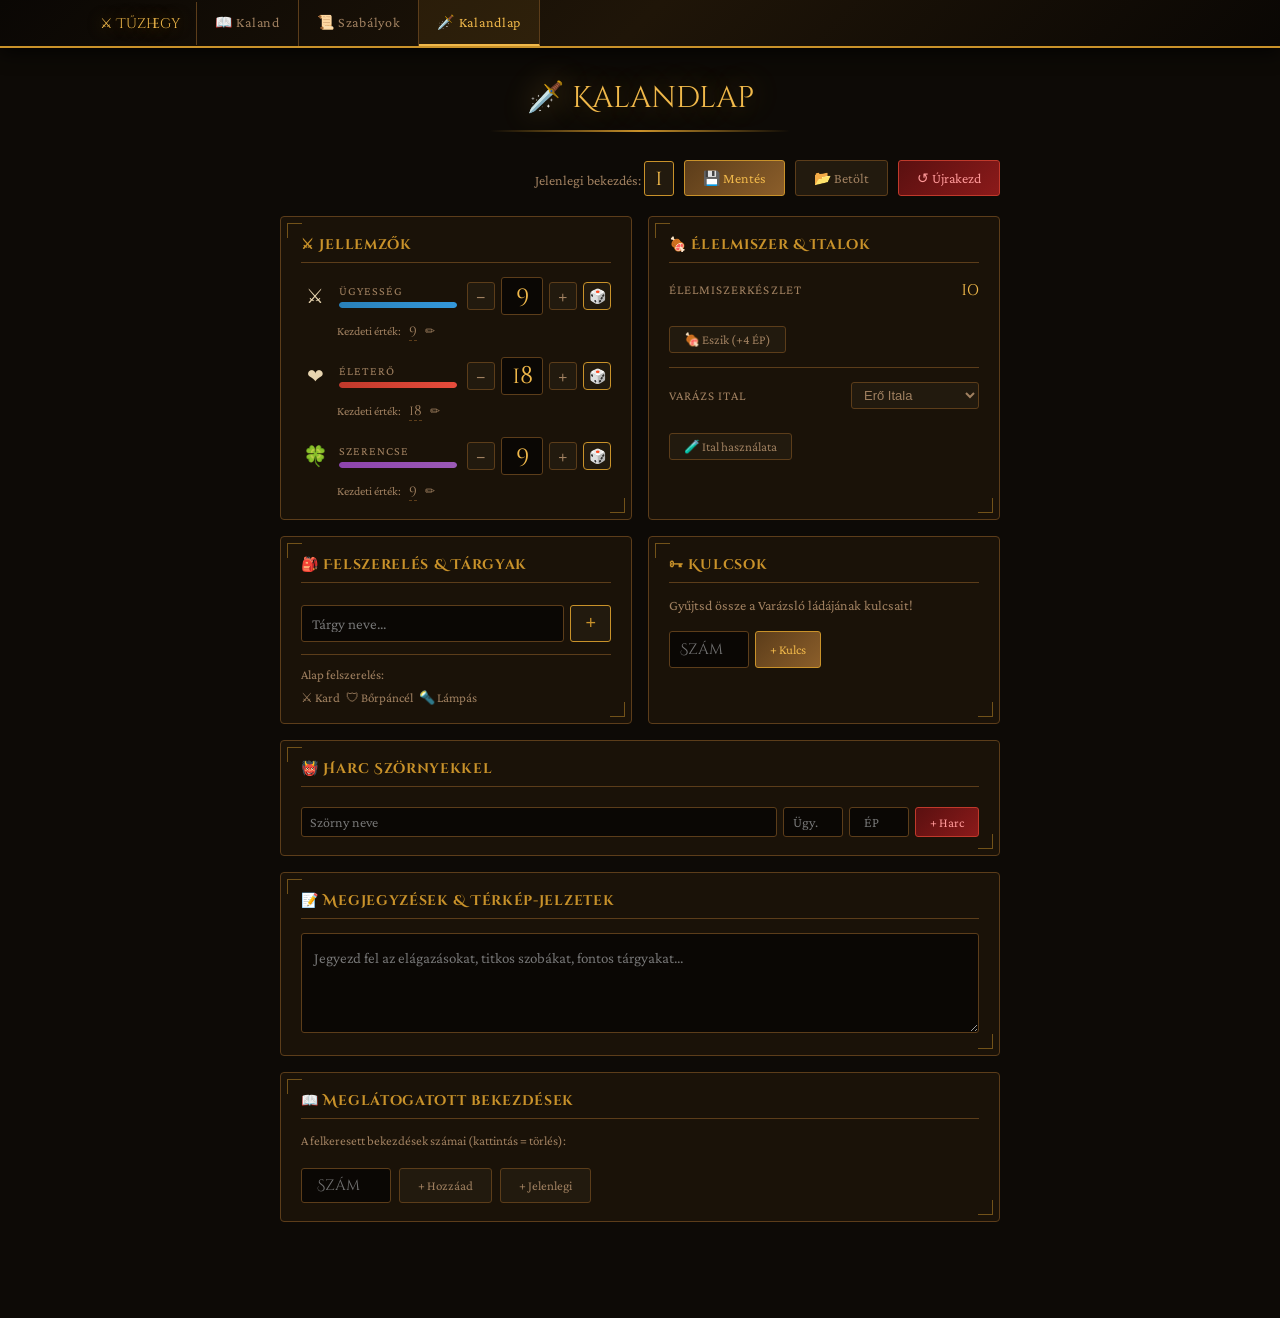
<file: kalandlap.html>
<!DOCTYPE html>
<html lang="hu">
<head>
<meta charset="UTF-8">
<meta name="viewport" content="width=device-width, initial-scale=1.0">
<title>Kalandlap – A Tűzhegy Varázslója</title>
  <link rel="stylesheet" href="tuzegy.css">
</head>
<body>

<nav>
  <div class="nav-inner">
    <div class="nav-logo">⚔ Tűzhegy</div>
    <div class="nav-links">
      <a href="index.html">📖 Kaland</a>
      <a href="szabalyok.html">📜 Szabályok</a>
      <a href="kalandlap.html" class="active">🗡️ Kalandlap</a>
    </div>
  </div>
</nav>

<div id="notification" class="notification"></div>

<main>
  <div class="page-title">🗡️ Kalandlap</div>
  <div class="title-divider"></div>

  <div class="top-actions">
    <span style="color:var(--text-dim);font-size:14px;align-self:center;">Jelenlegi bekezdés: <span class="section-badge" id="current-section">1</span></span>
    <button class="btn btn-gold" onclick="saveData()">💾 Mentés</button>
    <button class="btn btn-dim" onclick="loadData()">📂 Betölt</button>
    <button class="btn btn-red" onclick="resetData()">↺ Újrakezd</button>
  </div>

  <div class="sheet-grid">

    <!-- STATS CARD -->
    <div class="card">
      <h3>⚔ Jellemzők</h3>
      <div class="stat-block">

        <!-- ÜGYESSÉG -->
        <div class="stat-row">
          <span class="stat-icon">⚔</span>
          <div class="stat-info">
            <div class="stat-name">Ügyesség</div>
            <div class="stat-bar"><div class="stat-fill fill-blue" id="bar-ug" style="width:100%"></div></div>
          </div>
          <div class="stat-controls">
            <div class="stat-minus" onclick="changeStat('ug',-1)">−</div>
            <div class="stat-current" id="val-ug">9</div>
            <div class="stat-plus" onclick="changeStat('ug',+1)">+</div>
            <div class="stat-die" onclick="rollAndSet('ug')" title="Dobj (1k+6)">🎲</div>
          </div>
        </div>
        <div style="display:flex;align-items:center;gap:8px;padding-left:36px;margin-top:-6px;margin-bottom:4px;">
          <span class="stat-max-label">Kezdeti érték:</span>
          <span class="stat-max-val" id="max-ug" onclick="editMax('ug')" title="Kattints a szerkesztéshez">9</span>
          <button style="background:none;border:none;color:var(--text-dim);cursor:pointer;font-size:12px;" onclick="editMax('ug')">✏</button>
        </div>

        <!-- ÉLETERŐ -->
        <div class="stat-row">
          <span class="stat-icon">❤</span>
          <div class="stat-info">
            <div class="stat-name">Életerő</div>
            <div class="stat-bar"><div class="stat-fill fill-red" id="bar-el" style="width:100%"></div></div>
          </div>
          <div class="stat-controls">
            <div class="stat-minus" onclick="changeStat('el',-1)">−</div>
            <div class="stat-current" id="val-el">18</div>
            <div class="stat-plus" onclick="changeStat('el',+1)">+</div>
            <div class="stat-die" onclick="rollAndSet('el')" title="Dobj (2k+12)">🎲</div>
          </div>
        </div>
        <div style="display:flex;align-items:center;gap:8px;padding-left:36px;margin-top:-6px;margin-bottom:4px;">
          <span class="stat-max-label">Kezdeti érték:</span>
          <span class="stat-max-val" id="max-el" onclick="editMax('el')" title="Kattints a szerkesztéshez">18</span>
          <button style="background:none;border:none;color:var(--text-dim);cursor:pointer;font-size:12px;" onclick="editMax('el')">✏</button>
        </div>

        <!-- SZERENCSE -->
        <div class="stat-row">
          <span class="stat-icon">🍀</span>
          <div class="stat-info">
            <div class="stat-name">Szerencse</div>
            <div class="stat-bar"><div class="stat-fill fill-purple" id="bar-sz" style="width:100%"></div></div>
          </div>
          <div class="stat-controls">
            <div class="stat-minus" onclick="changeStat('sz',-1)">−</div>
            <div class="stat-current" id="val-sz">9</div>
            <div class="stat-plus" onclick="changeStat('sz',+1)">+</div>
            <div class="stat-die" onclick="rollAndSet('sz')" title="Dobj (1k+6)">🎲</div>
          </div>
        </div>
        <div style="display:flex;align-items:center;gap:8px;padding-left:36px;margin-top:-6px;">
          <span class="stat-max-label">Kezdeti érték:</span>
          <span class="stat-max-val" id="max-sz" onclick="editMax('sz')" title="Kattints a szerkesztéshez">9</span>
          <button style="background:none;border:none;color:var(--text-dim);cursor:pointer;font-size:12px;" onclick="editMax('sz')">✏</button>
        </div>
      </div>
    </div>

    <!-- FOOD & POTION CARD -->
    <div class="card">
      <h3>🍖 Élelmiszer & Italok</h3>

      <div style="margin-bottom:14px;">
        <div style="display:flex;align-items:center;justify-content:space-between;margin-bottom:8px;">
          <span style="font-size:13px;color:var(--text-dim);text-transform:uppercase;letter-spacing:0.08em;">Élelmiszerkészlet</span>
          <span style="font-family:'Cinzel Decorative',serif;color:var(--gold2);font-size:18px;" id="food-count">10</span>
        </div>
        <div class="food-pip-grid" id="food-pips"></div>
        <button class="btn btn-dim" style="font-size:13px;padding:5px 14px;margin-top:4px;" onclick="eatFood()">🍖 Eszik (+4 ÉP)</button>
      </div>

      <div style="border-top:1px solid var(--border);padding-top:14px;">
        <div style="display:flex;align-items:center;justify-content:space-between;margin-bottom:6px;">
          <span style="font-size:13px;color:var(--text-dim);text-transform:uppercase;letter-spacing:0.08em;">Varázs Ital</span>
          <select id="potion-type" style="background:var(--surface2);border:1px solid var(--border);color:var(--text-dim);padding:4px 8px;border-radius:3px;font-size:13px;" onchange="savePotionType()">
            <option value="ug">Ügyesség Itala</option>
            <option value="el" selected>Erő Itala</option>
            <option value="sz">Szerencse Itala</option>
          </select>
        </div>
        <div class="potion-pips" id="potion-pips"></div>
        <button class="btn btn-dim" style="font-size:13px;padding:5px 14px;margin-top:4px;" onclick="usePotion()">🧪 Ital használata</button>
      </div>
    </div>

    <!-- INVENTORY CARD -->
    <div class="card">
      <h3>🎒 Felszerelés & Tárgyak</h3>
      <ul class="item-list" id="item-list"></ul>
      <div class="item-input-row">
        <input type="text" class="item-input" id="item-input" placeholder="Tárgy neve..." onkeydown="if(event.key==='Enter')addItem()">
        <button class="item-add" onclick="addItem()">+</button>
      </div>
      <div style="margin-top:12px;border-top:1px solid var(--border);padding-top:12px;">
        <p style="font-size:13px;color:var(--text-dim);margin-bottom:8px;">Alap felszerelés:</p>
        <div style="display:flex;flex-wrap:wrap;gap:6px;">
          <span style="font-size:13px;color:var(--text-dim)">⚔ Kard</span>
          <span style="font-size:13px;color:var(--text-dim)">🛡 Bőrpáncél</span>
          <span style="font-size:13px;color:var(--text-dim)">🔦 Lámpás</span>
        </div>
      </div>
    </div>

    <!-- KEYS CARD -->
    <div class="card">
      <h3>🗝 Kulcsok</h3>
      <p style="font-size:14px;color:var(--text-dim);margin-bottom:10px;">Gyűjtsd össze a Varázsló ládájának kulcsait!</p>
      <div class="keys-grid" id="keys-grid"></div>
      <div class="key-input-row">
        <input type="number" class="key-input" id="key-input" placeholder="Szám" min="1" max="999" onkeydown="if(event.key==='Enter')addKey()">
        <button class="btn btn-gold" style="font-size:13px;padding:6px 14px;" onclick="addKey()">+ Kulcs</button>
      </div>
    </div>

    <!-- MONSTER LOG -->
    <div class="card full-card">
      <h3>👹 Harc Szörnyekkel</h3>
      <div class="monster-log" id="monster-log"></div>
      <div class="monster-add-row">
        <input type="text" class="m-name-input" id="m-name" placeholder="Szörny neve" onkeydown="if(event.key==='Enter')addMonster()">
        <input type="number" class="m-num-input" id="m-ug" placeholder="Ügy." min="1" max="20">
        <input type="number" class="m-num-input" id="m-el" placeholder="ÉP" min="1" max="30">
        <button class="btn btn-red" style="font-size:13px;padding:6px 14px;" onclick="addMonster()">+ Harc</button>
      </div>
    </div>

    <!-- NOTES -->
    <div class="card full-card">
      <h3>📝 Megjegyzések & Térkép-jelzetek</h3>
      <textarea class="notes-area" id="notes" placeholder="Jegyezd fel az elágazásokat, titkos szobákat, fontos tárgyakat..."></textarea>
    </div>

    <!-- VISITED SECTIONS -->
    <div class="card full-card">
      <h3>📖 Meglátogatott bekezdések</h3>
      <p style="font-size:13px;color:var(--text-dim);margin-bottom:10px;">A felkeresett bekezdések számai (kattintás = törlés):</p>
      <div class="visited-list" id="visited-list"></div>
      <div style="margin-top:10px;display:flex;gap:8px;">
        <input type="number" id="visit-input" style="background:#0a0704;border:1px solid var(--border);color:var(--text);padding:6px 10px;border-radius:3px;width:90px;font-family:'Cinzel Decorative',serif;font-size:15px;text-align:center;" placeholder="Szám" min="1" max="399" onkeydown="if(event.key==='Enter')addVisited()">
        <button class="btn btn-dim" style="font-size:13px;" onclick="addVisited()">+ Hozzáad</button>
        <button class="btn btn-dim" style="font-size:13px;" onclick="addCurrentVisited()">+ Jelenlegi</button>
      </div>
    </div>

  </div>
</main>

<script>
// ========== STATE ==========
let sheet = {
  ug: 9, ugMax: 9,
  el: 18, elMax: 18,
  sz: 9, szMax: 9,
  food: 10,
  potion: 2,
  potionType: 'el',
  items: [],
  keys: [],
  monsters: [],
  notes: '',
  visited: [],
  currentSection: 1
};

function roll(n) {
  let t = 0;
  for (let i = 0; i < n; i++) t += Math.ceil(Math.random() * 6);
  return t;
}

// ========== SYNC FROM ADVENTURE ==========
function syncFromAdventure() {
  try {
    const saved = localStorage.getItem('tuzegy_state');
    if (saved) {
      const s = JSON.parse(saved);
      sheet.ug = s.ug; sheet.ugMax = s.ugMax;
      sheet.el = s.el; sheet.elMax = s.elMax;
      sheet.sz = s.sz; sheet.szMax = s.szMax;
      sheet.food = s.food;
      sheet.potion = s.potion;
      sheet.potionType = s.potionType || 'el';
      sheet.currentSection = s.current || 1;
      notify('✅ Szinkronizálva az kalandból!');
      renderAll();
    }
  } catch(e) {}
}

// ========== RENDER ==========
function renderAll() {
  // Stats
  ['ug','el','sz'].forEach(s => {
    document.getElementById('val-' + s).textContent = sheet[s];
    document.getElementById('max-' + s).textContent = sheet[s + 'Max'];
    document.getElementById('bar-' + s).style.width = Math.round(sheet[s] / sheet[s + 'Max'] * 100) + '%';
  });
  document.getElementById('current-section').textContent = sheet.currentSection;

  // Potion type
  document.getElementById('potion-type').value = sheet.potionType;

  // Food pips
  const fp = document.getElementById('food-pips');
  fp.innerHTML = '';
  document.getElementById('food-count').textContent = sheet.food;
  for (let i = 0; i < 10; i++) {
    const pip = document.createElement('div');
    pip.className = 'food-pip' + (i >= sheet.food ? ' used' : '');
    pip.textContent = i >= sheet.food ? '' : '🍖';
    pip.onclick = () => { sheet.food = i >= sheet.food ? i + 1 : i; renderAll(); };
    fp.appendChild(pip);
  }

  // Potion pips
  const pp = document.getElementById('potion-pips');
  pp.innerHTML = '';
  for (let i = 0; i < 2; i++) {
    const pip = document.createElement('div');
    pip.className = 'potion-pip' + (i >= sheet.potion ? ' used' : '');
    pip.textContent = i >= sheet.potion ? '💧' : '🧪';
    pip.onclick = () => { sheet.potion = i >= sheet.potion ? i + 1 : i; renderAll(); };
    pp.appendChild(pip);
  }

  // Items
  const il = document.getElementById('item-list');
  il.innerHTML = '';
  sheet.items.forEach((item, i) => {
    const li = document.createElement('li');
    li.className = 'item-row';
    li.innerHTML = `<span class="item-name">${item}</span><span class="item-del" onclick="removeItem(${i})" title="Törlés">×</span>`;
    il.appendChild(li);
  });

  // Keys
  const kg = document.getElementById('keys-grid');
  kg.innerHTML = '';
  sheet.keys.forEach((key, i) => {
    const chip = document.createElement('div');
    chip.className = 'key-chip';
    chip.innerHTML = `🗝 ${key} <span onclick="removeKey(${i})" title="Eltávolít">×</span>`;
    kg.appendChild(chip);
  });

  // Monster log
  const ml = document.getElementById('monster-log');
  ml.innerHTML = '';
  if (sheet.monsters.length === 0) {
    ml.innerHTML = '<p style="color:var(--text-dim);font-size:14px;font-style:italic;">Még nincs harc lejegyezve.</p>';
  } else {
    sheet.monsters.forEach((m, i) => {
      const div = document.createElement('div');
      div.className = 'monster-entry' + (m.dead ? ' dead' : '');
      div.innerHTML = `
        <span class="m-name">👹 ${m.name}</span>
        <span class="m-stats">Ügy: ${m.ug} | ÉP: ${m.el}</span>
        <span style="color:${m.dead?'#4caf50':'var(--red2)'};cursor:pointer;font-size:12px;" onclick="toggleDead(${i})">${m.dead ? '✅ Legyőzve' : '⚔ Harcban'}</span>
        <span class="m-del" onclick="removeMonster(${i})">×</span>`;
      ml.appendChild(div);
    });
  }

  // Notes
  document.getElementById('notes').value = sheet.notes;

  // Visited
  const vl = document.getElementById('visited-list');
  vl.innerHTML = '';
  [...new Set(sheet.visited)].sort((a,b)=>a-b).forEach(num => {
    const chip = document.createElement('div');
    chip.className = 'visited-chip';
    chip.textContent = num;
    chip.title = 'Kattints a törléshez';
    chip.onclick = () => { sheet.visited = sheet.visited.filter(v => v !== num); renderAll(); };
    vl.appendChild(chip);
  });
}

// ========== STATS ==========
function changeStat(s, delta) {
  sheet[s] = Math.max(0, Math.min(sheet[s + 'Max'], sheet[s] + delta));
  renderAll();
}

function editMax(s) {
  const val = prompt(`Kezdeti ${s.toUpperCase()} érték:`, sheet[s + 'Max']);
  if (val !== null) {
    const n = parseInt(val);
    if (!isNaN(n) && n > 0) {
      sheet[s + 'Max'] = n;
      sheet[s] = Math.min(sheet[s], n);
      renderAll();
    }
  }
}

function rollAndSet(s) {
  let val;
  if (s === 'el') val = roll(2) + 12;
  else val = roll(1) + 6;
  sheet[s] = sheet[s + 'Max'] = val;
  notify(`🎲 ${s.toUpperCase()}: ${val} pont`);
  renderAll();
}

// ========== FOOD / POTION ==========
function eatFood() {
  if (sheet.food <= 0) { notify('Nincs több élelem!'); return; }
  if (sheet.el >= sheet.elMax) { notify('Életerőd már teljes!'); return; }
  sheet.food--;
  sheet.el = Math.min(sheet.elMax, sheet.el + 4);
  notify('🍖 Ettél! +4 Életerő');
  renderAll();
}

function usePotion() {
  if (sheet.potion <= 0) { notify('Nincs több ital!'); return; }
  sheet.potion--;
  const t = sheet.potionType;
  if (t === 'ug') { sheet.ug = sheet.ugMax; notify('⚔ Ügyesség Ital! Ügyességed visszaállt.'); }
  else if (t === 'el') { sheet.el = sheet.elMax; notify('❤ Erő Ital! Életerőd visszaállt.'); }
  else { sheet.sz = sheet.szMax + 1; sheet.szMax++; notify('🍀 Szerencse Ital! +1 Szerencse!'); }
  renderAll();
}

function savePotionType() {
  sheet.potionType = document.getElementById('potion-type').value;
}

// ========== ITEMS ==========
function addItem() {
  const inp = document.getElementById('item-input');
  const v = inp.value.trim();
  if (v) { sheet.items.push(v); inp.value = ''; renderAll(); }
}
function removeItem(i) { sheet.items.splice(i, 1); renderAll(); }

// ========== KEYS ==========
function addKey() {
  const inp = document.getElementById('key-input');
  const v = inp.value.trim();
  if (v && !sheet.keys.includes(v)) { sheet.keys.push(v); inp.value = ''; renderAll(); }
}
function removeKey(i) { sheet.keys.splice(i, 1); renderAll(); }

// ========== MONSTERS ==========
function addMonster() {
  const name = document.getElementById('m-name').value.trim();
  const ug = parseInt(document.getElementById('m-ug').value) || 0;
  const el = parseInt(document.getElementById('m-el').value) || 0;
  if (name) {
    sheet.monsters.push({ name, ug, el, dead: false });
    document.getElementById('m-name').value = '';
    document.getElementById('m-ug').value = '';
    document.getElementById('m-el').value = '';
    renderAll();
  }
}
function removeMonster(i) { sheet.monsters.splice(i, 1); renderAll(); }
function toggleDead(i) { sheet.monsters[i].dead = !sheet.monsters[i].dead; renderAll(); }

// ========== VISITED ==========
function addVisited() {
  const v = parseInt(document.getElementById('visit-input').value);
  if (v >= 1 && v <= 399) {
    sheet.visited.push(v);
    document.getElementById('visit-input').value = '';
    renderAll();
  }
}
function addCurrentVisited() {
  sheet.visited.push(sheet.currentSection);
  renderAll();
}

// ========== NOTES ==========
document.addEventListener('DOMContentLoaded', () => {
  document.getElementById('notes').addEventListener('input', () => {
    sheet.notes = document.getElementById('notes').value;
  });
});

// ========== SAVE / LOAD ==========
function saveData() {
  sheet.notes = document.getElementById('notes').value;
  try {
    localStorage.setItem('tuzegy_kalandlap', JSON.stringify(sheet));
    notify('💾 Kalandlap mentve!');
  } catch(e) {
    notify('Mentési hiba: ' + e.message);
  }
}

function loadData() {
  try {
    const saved = localStorage.getItem('tuzegy_kalandlap');
    if (saved) {
      sheet = JSON.parse(saved);
      renderAll();
      notify('📂 Kalandlap betöltve!');
    } else {
      // Try to sync from adventure
      syncFromAdventure();
    }
  } catch(e) {
    notify('Betöltési hiba!');
  }
}

function resetData() {
  if (!confirm('Biztosan törli az összes adatot és újrakezdi?')) return;
  sheet = {
    ug: 9, ugMax: 9, el: 18, elMax: 18, sz: 9, szMax: 9,
    food: 10, potion: 2, potionType: 'el',
    items: [], keys: [], monsters: [], notes: '', visited: [], currentSection: 1
  };
  renderAll();
  notify('↺ Kalandlap törölve!');
}

// ========== NOTIFICATION ==========
let notifTimer;
function notify(msg) {
  const el = document.getElementById('notification');
  el.textContent = msg;
  el.classList.add('show');
  clearTimeout(notifTimer);
  notifTimer = setTimeout(() => el.classList.remove('show'), 2800);
}

// ========== INIT ==========
document.addEventListener('DOMContentLoaded', () => {
  // Try to load saved data first
  try {
    const saved = localStorage.getItem('tuzegy_kalandlap');
    if (saved) { sheet = JSON.parse(saved); }
    else { syncFromAdventure(); return; }
  } catch(e) {}
  renderAll();
});
</script>
</body>
</html>
</file>
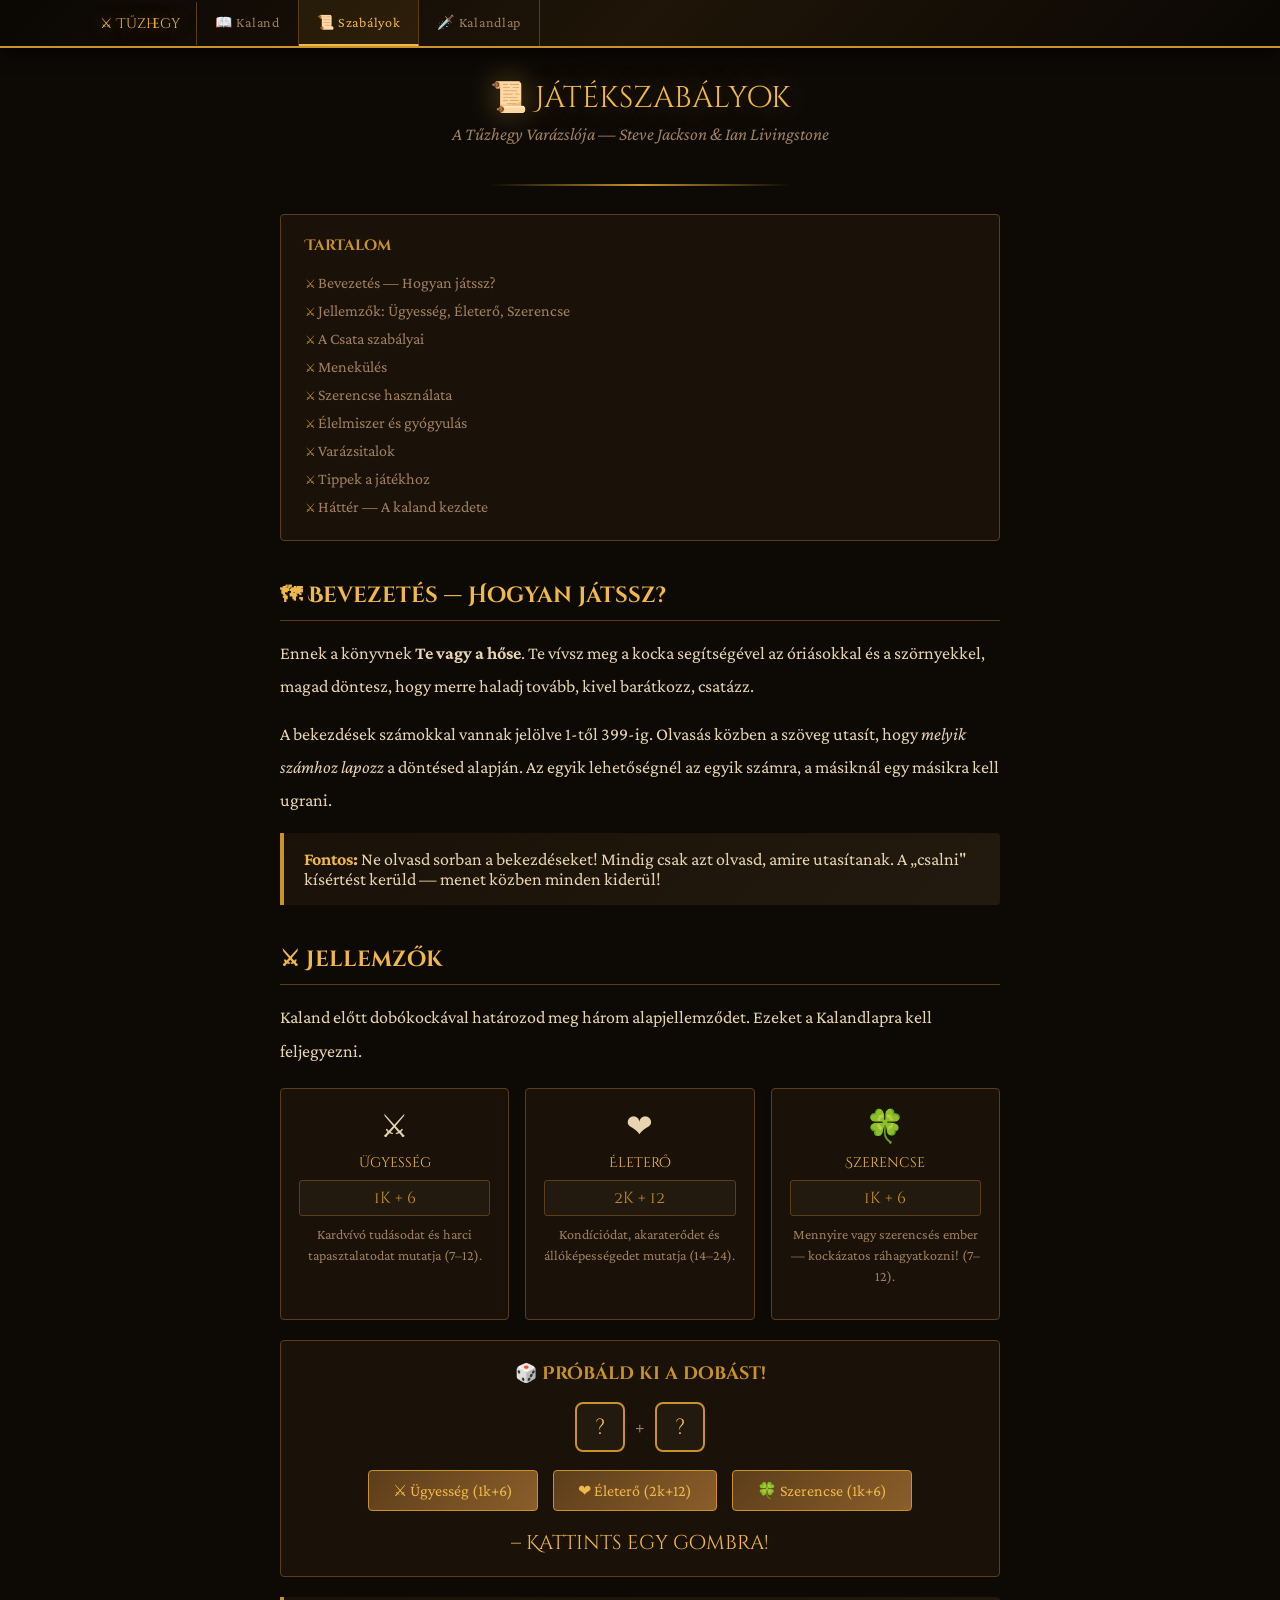
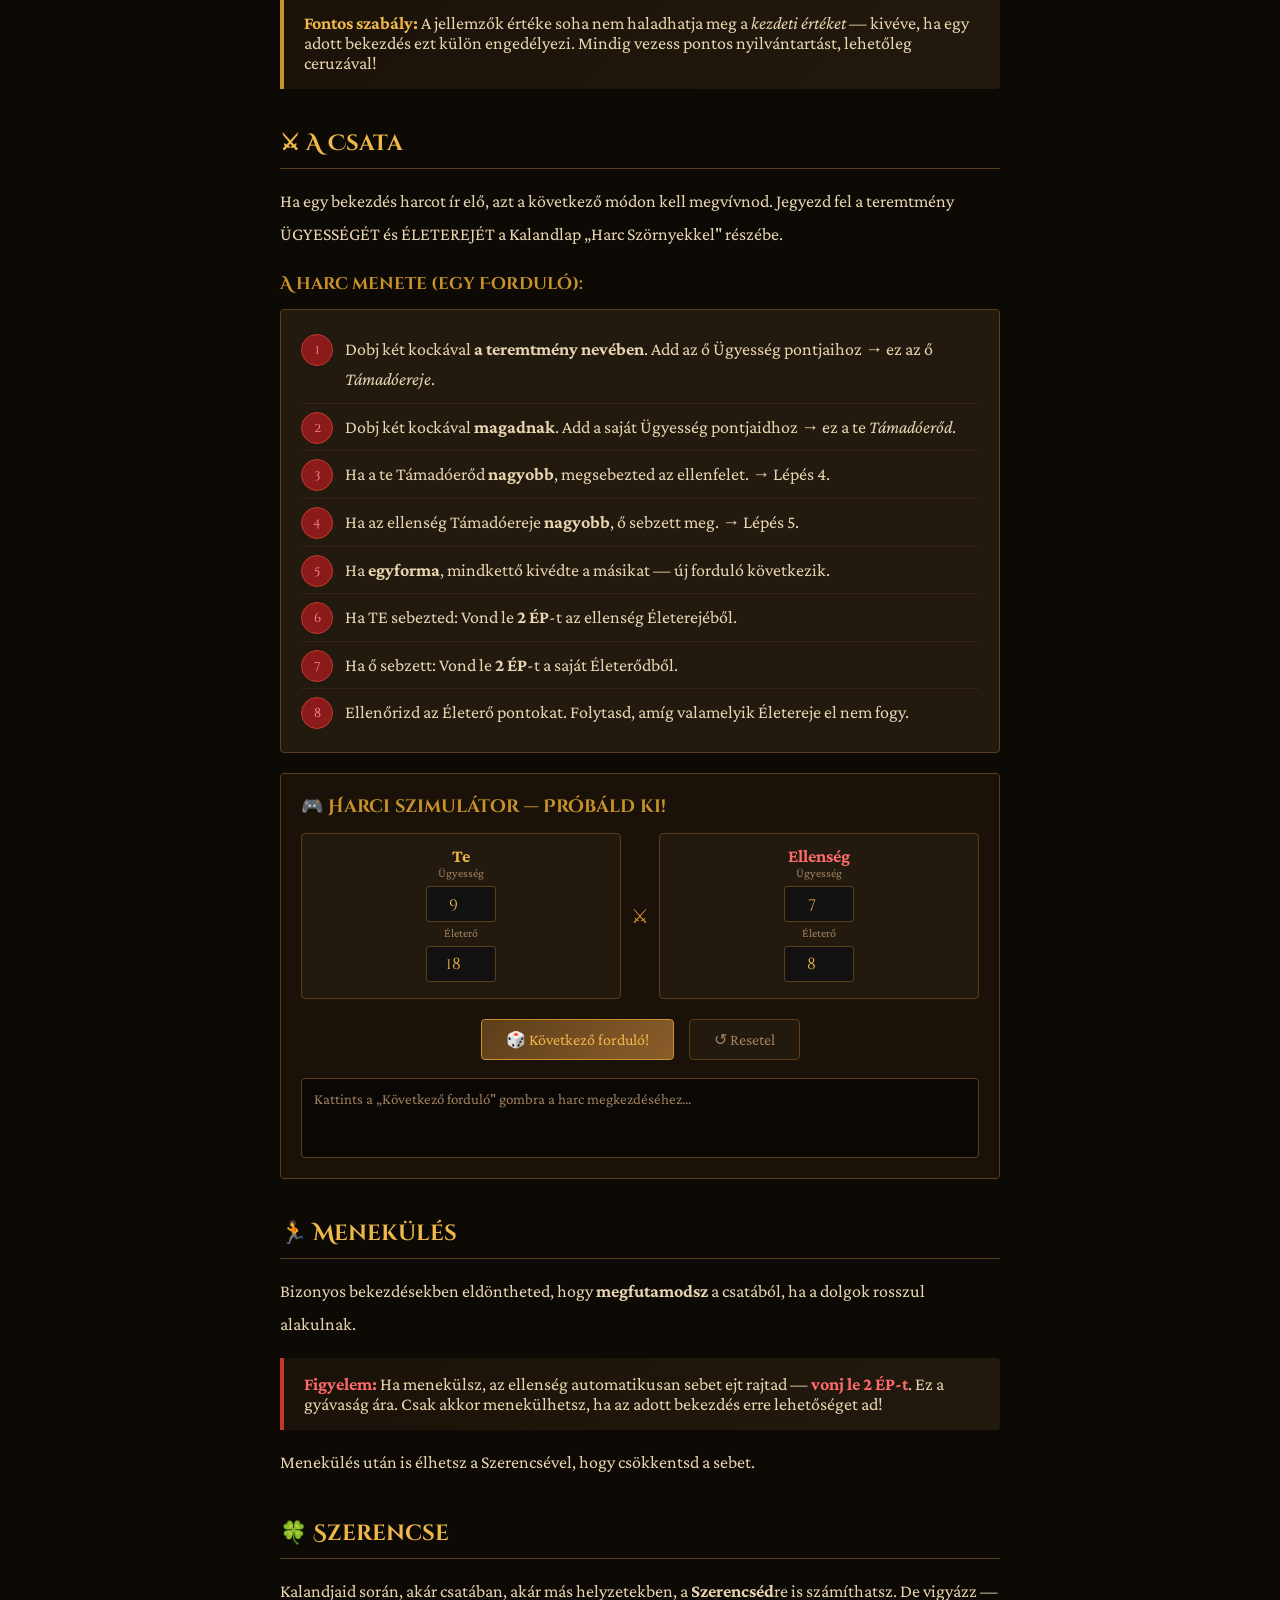
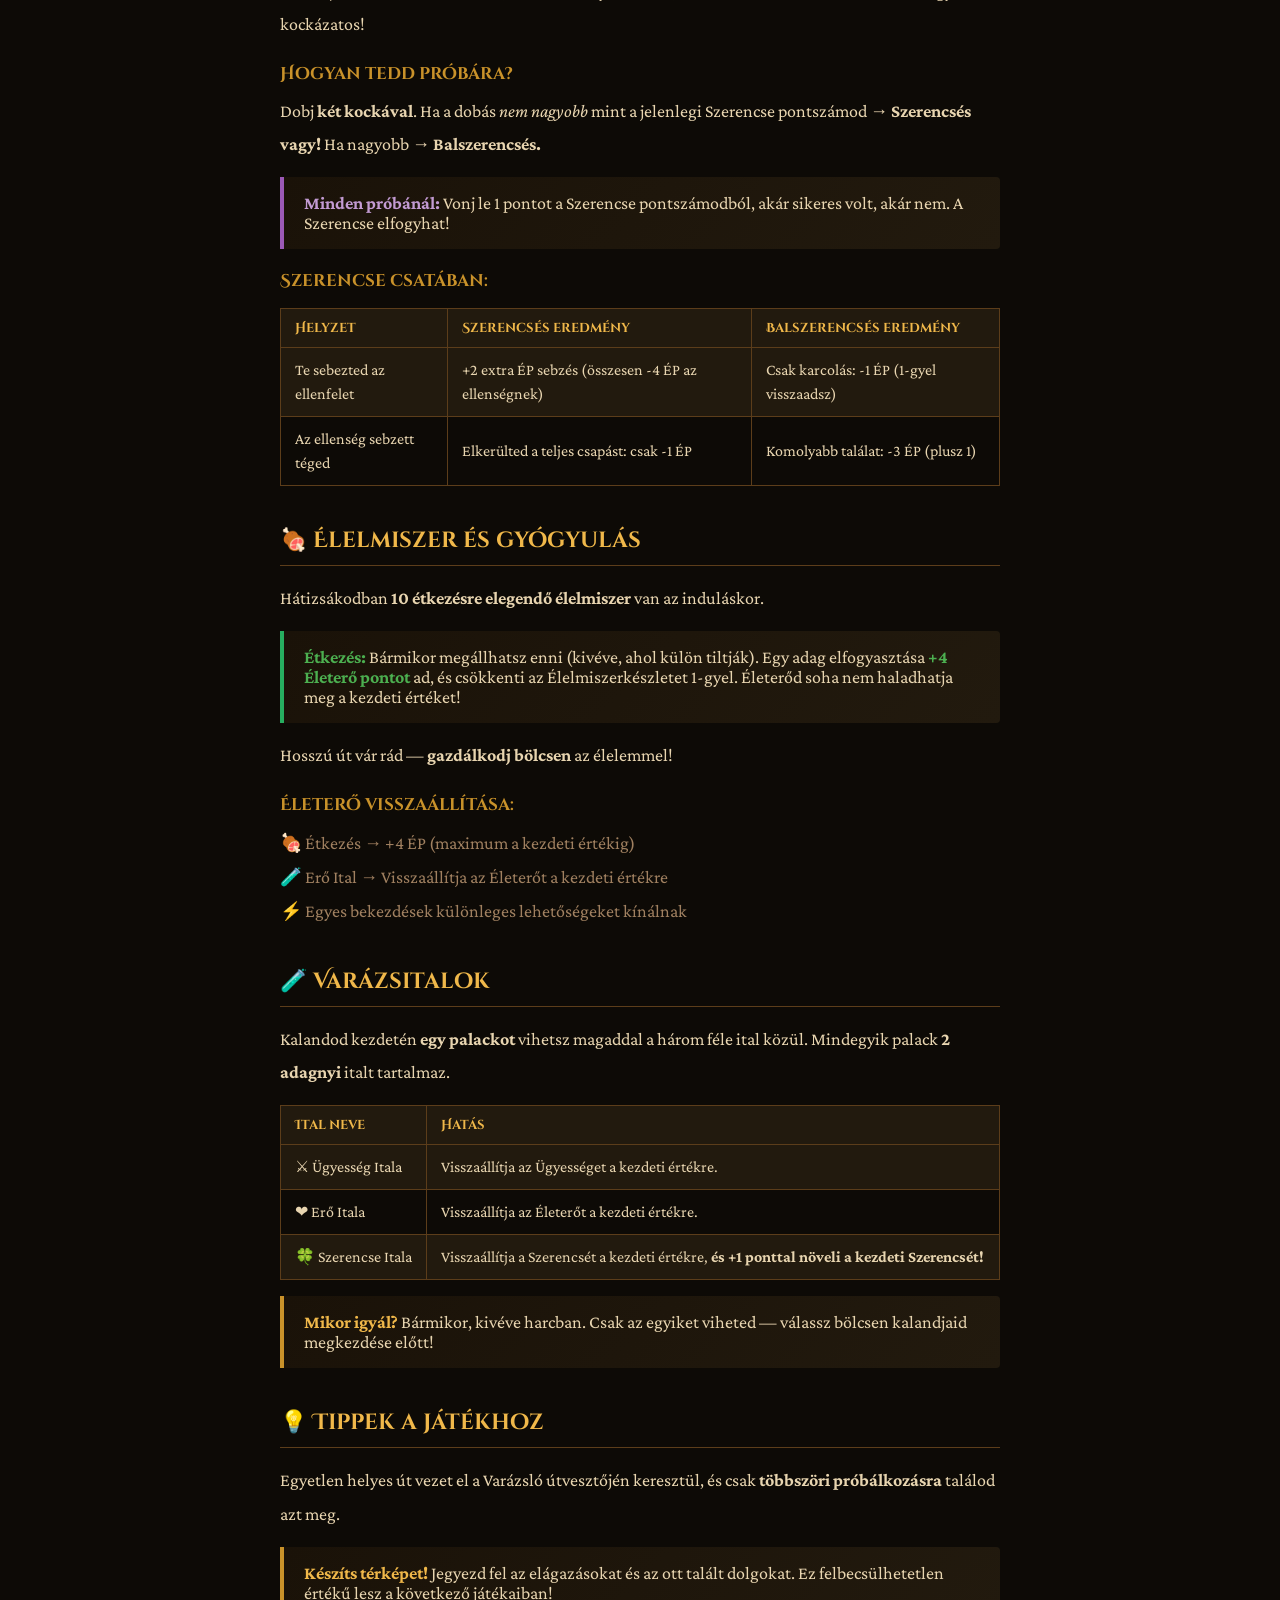
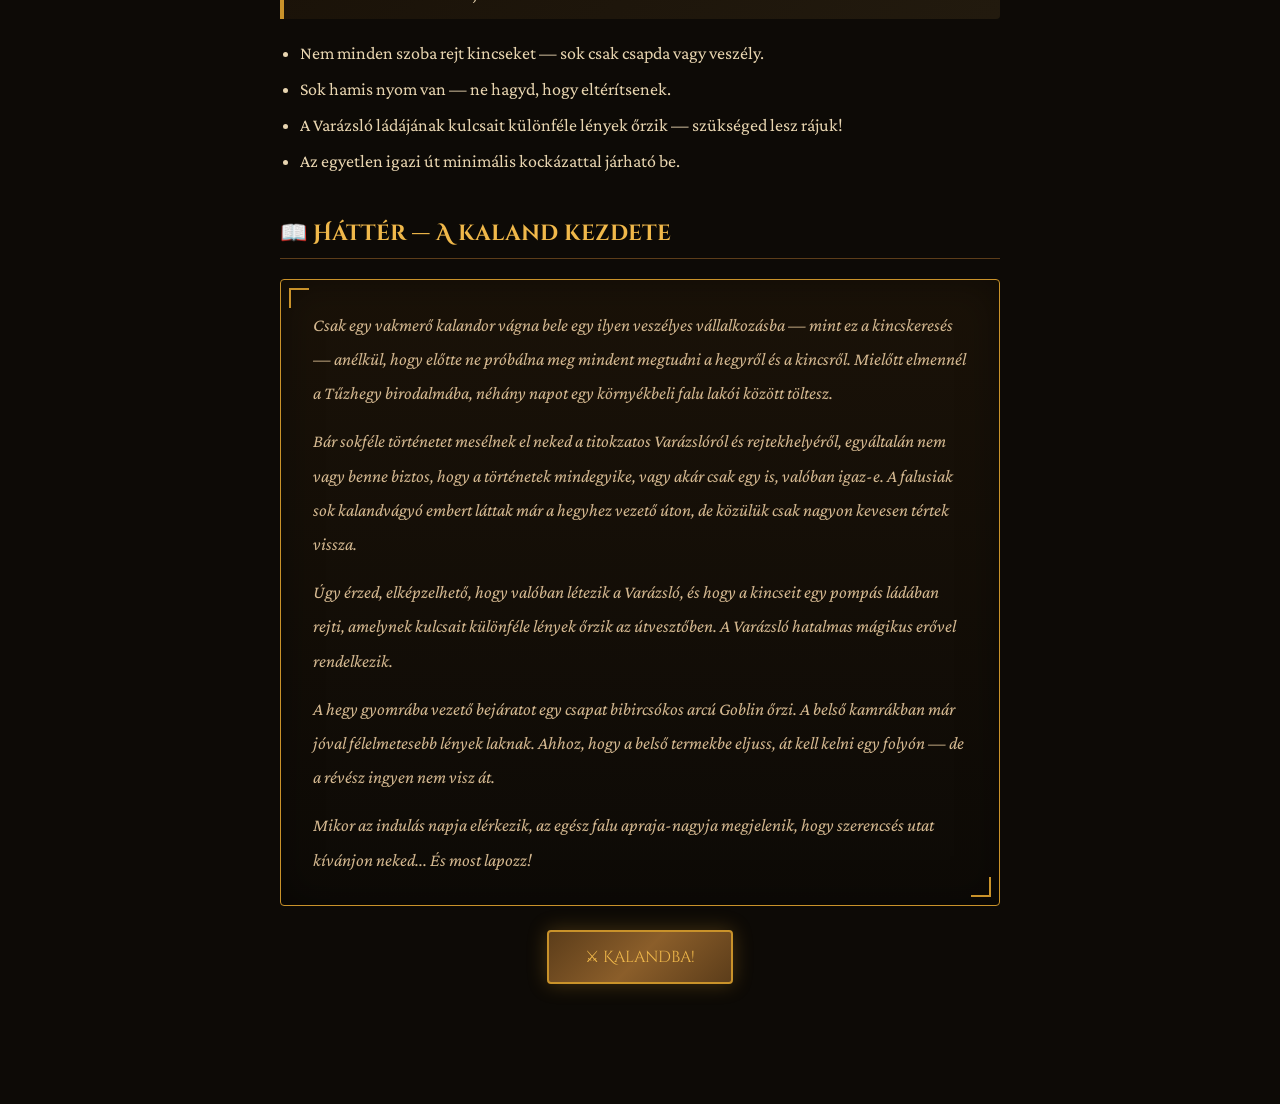
<file: szabalyok.html>
<!DOCTYPE html>
<html lang="hu">
<head>
<meta charset="UTF-8">
<meta name="viewport" content="width=device-width, initial-scale=1.0">
<title>Szabályok – A Tűzhegy Varázslója</title>
  <link rel="stylesheet" href="tuzegy.css">
</head>
<body>

<nav>
  <div class="nav-inner">
    <div class="nav-logo">⚔ Tűzhegy</div>
    <div class="nav-links">
      <a href="index.html">📖 Kaland</a>
      <a href="szabalyok.html" class="active">📜 Szabályok</a>
      <a href="kalandlap.html">🗡️ Kalandlap</a>
    </div>
  </div>
</nav>

<main>
  <div class="page-title">📜 Játékszabályok</div>
  <p class="page-sub">A Tűzhegy Varázslója — Steve Jackson & Ian Livingstone</p>
  <div class="title-divider"></div>

  <!-- TOC -->
  <div class="toc">
    <h3>Tartalom</h3>
    <ul>
      <li><a href="#intro">Bevezetés — Hogyan játssz?</a></li>
      <li><a href="#stats">Jellemzők: Ügyesség, Életerő, Szerencse</a></li>
      <li><a href="#csata">A Csata szabályai</a></li>
      <li><a href="#menekules">Menekülés</a></li>
      <li><a href="#szerencse">Szerencse használata</a></li>
      <li><a href="#elelmiszer">Élelmiszer és gyógyulás</a></li>
      <li><a href="#italok">Varázsitalok</a></li>
      <li><a href="#tippek">Tippek a játékhoz</a></li>
      <li><a href="#hatter">Háttér — A kaland kezdete</a></li>
    </ul>
  </div>

  <!-- INTRO -->
  <div class="rule-section" id="intro">
    <h2>🗺 Bevezetés — Hogyan játssz?</h2>
    <p>Ennek a könyvnek <strong>Te vagy a hőse</strong>. Te vívsz meg a kocka segítségével az óriásokkal és a szörnyekkel, magad döntesz, hogy merre haladj tovább, kivel barátkozz, csatázz.</p>
    <p>A bekezdések számokkal vannak jelölve 1-től 399-ig. Olvasás közben a szöveg utasít, hogy <em>melyik számhoz lapozz</em> a döntésed alapján. Az egyik lehetőségnél az egyik számra, a másiknál egy másikra kell ugrani.</p>
    <div class="highlight-box">
      <strong>Fontos:</strong> Ne olvasd sorban a bekezdéseket! Mindig csak azt olvasd, amire utasítanak. A „csalni" kísértést kerüld — menet közben minden kiderül!
    </div>
  </div>

  <!-- STATS -->
  <div class="rule-section" id="stats">
    <h2>⚔ Jellemzők</h2>
    <p>Kaland előtt dobókockával határozod meg három alapjellemződet. Ezeket a Kalandlapra kell feljegyezni.</p>

    <div class="stat-cards">
      <div class="stat-card">
        <div class="icon">⚔</div>
        <div class="name">Ügyesség</div>
        <div class="formula">1k + 6</div>
        <p>Kardvívó tudásodat és harci tapasztalatodat mutatja (7–12).</p>
      </div>
      <div class="stat-card">
        <div class="icon">❤</div>
        <div class="name">Életerő</div>
        <div class="formula">2k + 12</div>
        <p>Kondíciódat, akaraterődet és állóképességedet mutatja (14–24).</p>
      </div>
      <div class="stat-card">
        <div class="icon">🍀</div>
        <div class="name">Szerencse</div>
        <div class="formula">1k + 6</div>
        <p>Mennyire vagy szerencsés ember — kockázatos ráhagyatkozni! (7–12).</p>
      </div>
    </div>

    <!-- Interactive dice -->
    <div class="dice-demo">
      <h4>🎲 Próbáld ki a dobást!</h4>
      <div class="dice-row">
        <div class="die" id="d1" onclick="rollDie('d1')">?</div>
        <span style="color:var(--text-dim)">+</span>
        <div class="die" id="d2" onclick="rollDie('d2')">?</div>
      </div>
      <div style="margin-bottom:12px;">
        <button class="roll-btn-demo" onclick="demoRoll('ug')">⚔ Ügyesség (1k+6)</button>
        <button class="roll-btn-demo" onclick="demoRoll('el')">❤ Életerő (2k+12)</button>
        <button class="roll-btn-demo" onclick="demoRoll('sz')">🍀 Szerencse (1k+6)</button>
      </div>
      <div class="roll-result" id="demo-result">– Kattints egy gombra!</div>
    </div>

    <div class="highlight-box">
      <strong>Fontos szabály:</strong> A jellemzők értéke soha nem haladhatja meg a <em>kezdeti értéket</em> — kivéve, ha egy adott bekezdés ezt külön engedélyezi. Mindig vezess pontos nyilvántartást, lehetőleg ceruzával!
    </div>
  </div>

  <!-- CSATA -->
  <div class="rule-section" id="csata">
    <h2>⚔ A Csata</h2>
    <p>Ha egy bekezdés harcot ír elő, azt a következő módon kell megvívnod. Jegyezd fel a teremtmény ÜGYESSÉGÉT és ÉLETEREJÉT a Kalandlap „Harc Szörnyekkel" részébe.</p>

    <h3>A harc menete (egy Forduló):</h3>
    <ol class="steps">
      <li>Dobj két kockával <strong>a teremtmény nevében</strong>. Add az ő Ügyesség pontjaihoz → ez az ő <em>Támadóereje</em>.</li>
      <li>Dobj két kockával <strong>magadnak</strong>. Add a saját Ügyesség pontjaidhoz → ez a te <em>Támadóerőd</em>.</li>
      <li>Ha a te Támadóerőd <strong>nagyobb</strong>, megsebezted az ellenfelet. → Lépés 4.</li>
      <li>Ha az ellenség Támadóereje <strong>nagyobb</strong>, ő sebzett meg. → Lépés 5.</li>
      <li>Ha <strong>egyforma</strong>, mindkettő kivédte a másikat — új forduló következik.</li>
      <li>Ha TE sebezted: Vond le <strong>2 ÉP</strong>-t az ellenség Életerejéből.</li>
      <li>Ha ő sebzett: Vond le <strong>2 ÉP</strong>-t a saját Életerődből.</li>
      <li>Ellenőrizd az Életerő pontokat. Folytasd, amíg valamelyik Életereje el nem fogy.</li>
    </ol>

    <!-- Combat simulator -->
    <div class="combat-sim">
      <h4>🎮 Harci szimulátor — Próbáld ki!</h4>
      <div class="sim-grid">
        <div class="sim-side">
          <strong style="color:var(--gold2)">Te</strong>
          <label>Ügyesség</label>
          <input type="number" id="sim-player-ug" value="9" min="1" max="20">
          <label>Életerő</label>
          <input type="number" id="sim-player-el" value="18" min="1" max="30">
        </div>
        <div class="sim-vs">⚔</div>
        <div class="sim-side">
          <strong style="color:#ff6b6b">Ellenség</strong>
          <label>Ügyesség</label>
          <input type="number" id="sim-enemy-ug" value="7" min="1" max="20">
          <label>Életerő</label>
          <input type="number" id="sim-enemy-el" value="8" min="1" max="30">
        </div>
      </div>
      <div style="text-align:center;margin-bottom:12px;">
        <button class="roll-btn-demo" onclick="simRound()">🎲 Következő forduló!</button>
        <button class="roll-btn-demo" onclick="simReset()" style="background:var(--surface2);color:var(--text-dim);border-color:var(--border);">↺ Resetel</button>
      </div>
      <div class="sim-log" id="sim-log">Kattints a „Következő forduló" gombra a harc megkezdéséhez...</div>
    </div>
  </div>

  <!-- MENEKÜLÉS -->
  <div class="rule-section" id="menekules">
    <h2>🏃 Menekülés</h2>
    <p>Bizonyos bekezdésekben eldöntheted, hogy <strong>megfutamodsz</strong> a csatából, ha a dolgok rosszul alakulnak.</p>
    <div class="highlight-box red">
      <strong>Figyelem:</strong> Ha menekülsz, az ellenség automatikusan sebet ejt rajtad — <strong>vonj le 2 ÉP-t</strong>. Ez a gyávaság ára. Csak akkor menekülhetsz, ha az adott bekezdés erre lehetőséget ad!
    </div>
    <p>Menekülés után is élhetsz a Szerencsével, hogy csökkentsd a sebet.</p>
  </div>

  <!-- SZERENCSE -->
  <div class="rule-section" id="szerencse">
    <h2>🍀 Szerencse</h2>
    <p>Kalandjaid során, akár csatában, akár más helyzetekben, a <strong>Szerencséd</strong>re is számíthatsz. De vigyázz — kockázatos!</p>

    <h3>Hogyan tedd próbára?</h3>
    <p>Dobj <strong>két kockával</strong>. Ha a dobás <em>nem nagyobb</em> mint a jelenlegi Szerencse pontszámod → <strong>Szerencsés vagy!</strong> Ha nagyobb → <strong>Balszerencsés.</strong></p>
    <div class="highlight-box purple">
      <strong>Minden próbánál:</strong> Vonj le 1 pontot a Szerencse pontszámodból, akár sikeres volt, akár nem. A Szerencse elfogyhat!
    </div>

    <h3>Szerencse csatában:</h3>
    <table>
      <tr>
        <th>Helyzet</th>
        <th>Szerencsés eredmény</th>
        <th>Balszerencsés eredmény</th>
      </tr>
      <tr>
        <td>Te sebezted az ellenfelet</td>
        <td>+2 extra ÉP sebzés (összesen -4 ÉP az ellenségnek)</td>
        <td>Csak karcolás: -1 ÉP (1-gyel visszaadsz)</td>
      </tr>
      <tr>
        <td>Az ellenség sebzett téged</td>
        <td>Elkerülted a teljes csapást: csak -1 ÉP</td>
        <td>Komolyabb találat: -3 ÉP (plusz 1)</td>
      </tr>
    </table>
  </div>

  <!-- ÉLELMISZER -->
  <div class="rule-section" id="elelmiszer">
    <h2>🍖 Élelmiszer és gyógyulás</h2>
    <p>Hátizsákodban <strong>10 étkezésre elegendő élelmiszer</strong> van az induláskor.</p>
    <div class="highlight-box green">
      <strong>Étkezés:</strong> Bármikor megállhatsz enni (kivéve, ahol külön tiltják). Egy adag elfogyasztása <strong>+4 Életerő pontot</strong> ad, és csökkenti az Élelmiszerkészletet 1-gyel. Életerőd soha nem haladhatja meg a kezdeti értéket!
    </div>
    <p>Hosszú út vár rád — <strong>gazdálkodj bölcsen</strong> az élelemmel!</p>

    <h3>Életerő visszaállítása:</h3>
    <ul style="list-style:none;padding:0;">
      <li style="padding:6px 0;color:var(--text-dim)">🍖 Étkezés → +4 ÉP (maximum a kezdeti értékig)</li>
      <li style="padding:6px 0;color:var(--text-dim)">🧪 Erő Ital → Visszaállítja az Életerőt a kezdeti értékre</li>
      <li style="padding:6px 0;color:var(--text-dim)">⚡ Egyes bekezdések különleges lehetőségeket kínálnak</li>
    </ul>
  </div>

  <!-- ITALOK -->
  <div class="rule-section" id="italok">
    <h2>🧪 Varázsitalok</h2>
    <p>Kalandod kezdetén <strong>egy palackot</strong> vihetsz magaddal a három féle ital közül. Mindegyik palack <strong>2 adagnyi</strong> italt tartalmaz.</p>
    <table>
      <tr>
        <th>Ital neve</th>
        <th>Hatás</th>
      </tr>
      <tr>
        <td>⚔ Ügyesség Itala</td>
        <td>Visszaállítja az Ügyességet a kezdeti értékre.</td>
      </tr>
      <tr>
        <td>❤ Erő Itala</td>
        <td>Visszaállítja az Életerőt a kezdeti értékre.</td>
      </tr>
      <tr>
        <td>🍀 Szerencse Itala</td>
        <td>Visszaállítja a Szerencsét a kezdeti értékre, <strong>és +1 ponttal növeli a kezdeti Szerencsét!</strong></td>
      </tr>
    </table>
    <div class="highlight-box">
      <strong>Mikor igyál?</strong> Bármikor, kivéve harcban. Csak az egyiket viheted — válassz bölcsen kalandjaid megkezdése előtt!
    </div>
  </div>

  <!-- TIPPEK -->
  <div class="rule-section" id="tippek">
    <h2>💡 Tippek a játékhoz</h2>
    <p>Egyetlen helyes út vezet el a Varázsló útvesztőjén keresztül, és csak <strong>többszöri próbálkozásra</strong> találod azt meg.</p>
    <div class="highlight-box">
      <strong>Készíts térképet!</strong> Jegyezd fel az elágazásokat és az ott talált dolgokat. Ez felbecsülhetetlen értékű lesz a következő játékaiban!
    </div>
    <ul style="padding-left:20px;line-height:2;">
      <li>Nem minden szoba rejt kincseket — sok csak csapda vagy veszély.</li>
      <li>Sok hamis nyom van — ne hagyd, hogy eltérítsenek.</li>
      <li>A Varázsló ládájának kulcsait különféle lények őrzik — szükséged lesz rájuk!</li>
      <li>Az egyetlen igazi út minimális kockázattal járható be.</li>
    </ul>
  </div>

  <!-- HÁTTÉR -->
  <div class="rule-section" id="hatter">
    <h2>📖 Háttér — A kaland kezdete</h2>
    <div class="story-box">
      <p>Csak egy vakmerő kalandor vágna bele egy ilyen veszélyes vállalkozásba — mint ez a kincskeresés — anélkül, hogy előtte ne próbálna meg mindent megtudni a hegyről és a kincsről. Mielőtt elmennél a Tűzhegy birodalmába, néhány napot egy környékbeli falu lakói között töltesz.</p>
      <p>Bár sokféle történetet mesélnek el neked a titokzatos Varázslóról és rejtekhelyéről, egyáltalán nem vagy benne biztos, hogy a történetek mindegyike, vagy akár csak egy is, valóban igaz-e. A falusiak sok kalandvágyó embert láttak már a hegyhez vezető úton, de közülük csak nagyon kevesen tértek vissza.</p>
      <p>Úgy érzed, elképzelhető, hogy valóban létezik a Varázsló, és hogy a kincseit egy pompás ládában rejti, amelynek kulcsait különféle lények őrzik az útvesztőben. A Varázsló hatalmas mágikus erővel rendelkezik.</p>
      <p>A hegy gyomrába vezető bejáratot egy csapat bibircsókos arcú Goblin őrzi. A belső kamrákban már jóval félelmetesebb lények laknak. Ahhoz, hogy a belső termekbe eljuss, át kell kelni egy folyón — de a révész ingyen nem visz át.</p>
      <p>Mikor az indulás napja elérkezik, az egész falu apraja-nagyja megjelenik, hogy szerencsés utat kívánjon neked... <em>És most lapozz!</em></p>
    </div>
    <div style="text-align:center;margin-top:24px;">
      <a href="index.html" style="display:inline-block;background:linear-gradient(135deg,#5c3d1a,#8b5e2a,#5c3d1a);color:var(--gold2);border:2px solid var(--gold);padding:14px 36px;border-radius:4px;font-family:'Cinzel Decorative',serif;font-size:16px;text-decoration:none;box-shadow:0 0 20px rgba(201,146,42,0.3);transition:all 0.3s;" onmouseover="this.style.boxShadow='0 0 40px rgba(201,146,42,0.6)'" onmouseout="this.style.boxShadow='0 0 20px rgba(201,146,42,0.3)'">⚔ Kalandba!</a>
    </div>
  </div>
</main>

<script>
// Dice demo
function roll(n) {
  let t = 0;
  for (let i = 0; i < n; i++) t += Math.ceil(Math.random() * 6);
  return t;
}

function rollDie(id) {
  const el = document.getElementById(id);
  el.classList.add('rolling');
  setTimeout(() => {
    el.textContent = Math.ceil(Math.random() * 6);
    el.classList.remove('rolling');
  }, 300);
}

function demoRoll(type) {
  const d1 = document.getElementById('d1');
  const d2 = document.getElementById('d2');
  d1.classList.add('rolling');
  d2.classList.add('rolling');

  setTimeout(() => {
    const r1 = Math.ceil(Math.random() * 6);
    const r2 = Math.ceil(Math.random() * 6);
    d1.textContent = r1;
    d1.classList.remove('rolling');
    d2.classList.remove('rolling');

    let result, bonus, label;
    if (type === 'ug') {
      result = r1 + 6; bonus = '+6'; label = '⚔ Ügyesség';
      d2.textContent = '—';
    } else if (type === 'el') {
      d2.textContent = r2;
      result = r1 + r2 + 12; bonus = '+12'; label = '❤ Életerő';
    } else {
      result = r1 + 6; bonus = '+6'; label = '🍀 Szerencse';
      d2.textContent = '—';
    }
    document.getElementById('demo-result').textContent = `${label}: ${result} pont (dobás ${bonus})`;
  }, 320);
}

// Combat sim
let simState = null;

function simReset() {
  simState = null;
  document.getElementById('sim-log').innerHTML = 'Kattints a „Következő forduló" gombra a harc megkezdéséhez...';
}

function simRound() {
  const pUg = parseInt(document.getElementById('sim-player-ug').value) || 9;
  const eUg = parseInt(document.getElementById('sim-enemy-ug').value) || 7;

  if (!simState) {
    simState = {
      pEl: parseInt(document.getElementById('sim-player-el').value) || 18,
      eEl: parseInt(document.getElementById('sim-enemy-el').value) || 8,
      round: 1
    };
    document.getElementById('sim-log').innerHTML = '<em style="color:var(--text-dim)">A harc elkezdődött!</em><br>';
  }

  if (simState.pEl <= 0 || simState.eEl <= 0) {
    document.getElementById('sim-log').innerHTML += '<em style="color:var(--gold2)">A harc már véget ért. Kattints Resetelre az újrakezdéshez.</em>';
    return;
  }

  const pr = roll(2), er = roll(2);
  const pa = pr + pUg, ea = er + eUg;
  const log = document.getElementById('sim-log');

  let msg = `<strong style="color:var(--text-dim)">Forduló ${simState.round}:</strong> `;
  if (pa > ea) {
    simState.eEl -= 2;
    msg += `<span style="color:#4caf50">Te sebezted! (${pa} vs ${ea}) → Ellenség: -2 ÉP (${simState.eEl} maradt)</span>`;
  } else if (ea > pa) {
    simState.pEl -= 2;
    msg += `<span style="color:#ff6b6b">Megsebesített! (${ea} vs ${pa}) → Te: -2 ÉP (${simState.pEl} maradt)</span>`;
  } else {
    msg += `<span style="color:var(--text-dim)">Patt! (${pa} vs ${ea})</span>`;
  }

  simState.round++;

  if (simState.eEl <= 0) msg += `<br><strong style="color:var(--gold2)">✅ Legyőzted az ellenséget!</strong>`;
  if (simState.pEl <= 0) msg += `<br><strong style="color:#ff3333">💀 Meghaltál...</strong>`;

  log.innerHTML += msg + '<br>';
  log.scrollTop = log.scrollHeight;
}
</script>
</body>
</html>
</file>
<file: tuzegy.css>
@import url('https://fonts.googleapis.com/css2?family=Cinzel+Decorative:wght@400;700&family=Crimson+Pro:ital,wght@0,400;0,600;1,400&display=swap');

/* =====================
   CSS VÁLTOZÓK
   ===================== */
:root {
  --bg: #0d0a06;
  --surface: #1a1208;
  --surface2: #221a0e;
  --border: #5c3d1a;
  --gold: #c9922a;
  --gold2: #f0b84a;
  --red: #8b1a1a;
  --red2: #c0392b;
  --text: #e8d5b0;
  --text-dim: #a08060;
  --green: #2d5a27;
  --green2: #4caf50;
  --purple: #9b59b6;
}

/* =====================
   RESET & ALAP
   ===================== */
* { box-sizing: border-box; margin: 0; padding: 0; }

body {
  background: var(--bg);
  color: var(--text);
  font-family: 'Crimson Pro', Georgia, serif;
  font-size: 18px;
  min-height: 100vh;
}

/* =====================
   NAVIGÁCIÓ
   ===================== */
nav {
  background: linear-gradient(135deg, #0a0704, #1f1508, #0a0704);
  border-bottom: 2px solid var(--gold);
  padding: 0;
  position: sticky;
  top: 0;
  z-index: 100;
  box-shadow: 0 4px 20px rgba(0,0,0,0.8);
}
.nav-inner {
  display: flex;
  align-items: center;
  gap: 0;
  max-width: 1100px;
  margin: 0 auto;
  padding: 0 10px;
}
.nav-logo {
  font-family: 'Cinzel Decorative', serif;
  color: var(--gold2);
  font-size: 14px;
  padding: 12px 16px 12px 0;
  border-right: 1px solid var(--border);
  white-space: nowrap;
  text-shadow: 0 0 15px rgba(201,146,42,0.5);
}
.nav-links { display: flex; gap: 0; flex-wrap: wrap; }
.nav-links a {
  color: var(--text-dim);
  text-decoration: none;
  padding: 14px 18px;
  font-size: 14px;
  letter-spacing: 0.05em;
  border-right: 1px solid var(--border);
  transition: all 0.2s;
  font-family: 'Crimson Pro', serif;
}
.nav-links a:hover, .nav-links a.active {
  color: var(--gold2);
  background: rgba(201,146,42,0.1);
}
.nav-links a.active { border-bottom: 2px solid var(--gold2); }

/* =====================
   LAYOUT
   ===================== */
main {
  max-width: 760px;
  margin: 0 auto;
  padding: 30px 20px 80px;
}

/* =====================
   OLDALCÍM / FEJLÉC
   ===================== */
.page-title {
  font-family: 'Cinzel Decorative', serif;
  color: var(--gold2);
  font-size: clamp(18px, 4vw, 30px);
  text-align: center;
  margin-bottom: 6px;
  text-shadow: 0 0 30px rgba(240,184,74,0.4);
}
.page-sub {
  text-align: center;
  color: var(--text-dim);
  font-style: italic;
  margin-bottom: 40px;
}
.title-divider {
  width: 300px;
  height: 2px;
  background: linear-gradient(90deg, transparent, var(--gold), transparent);
  margin: 12px auto 28px;
}

/* =====================
   GOMBOK (btn)
   ===================== */
.btn {
  padding: 9px 18px;
  border-radius: 3px;
  border: none;
  cursor: pointer;
  font-family: 'Crimson Pro', serif;
  font-size: 14px;
  transition: all 0.2s;
}
.btn-gold {
  background: linear-gradient(135deg, #5c3d1a, #8b5e2a);
  color: var(--gold2);
  border: 1px solid var(--gold);
}
.btn-gold:hover { background: linear-gradient(135deg, #7a5222, #a37030); }
.btn-dim {
  background: var(--surface2);
  color: var(--text-dim);
  border: 1px solid var(--border);
}
.btn-dim:hover { border-color: var(--gold); color: var(--text); }
.btn-red {
  background: linear-gradient(135deg, #5a1010, #8b1a1a);
  color: #ff9999;
  border: 1px solid var(--red2);
}
.btn-red:hover { background: linear-gradient(135deg, #7a1515, #a02020); }
.btn-attack { background: linear-gradient(135deg, #8b1a1a, #c0392b); color: #fff; border: 1px solid #ff6b6b; }
.btn-attack:hover { background: linear-gradient(135deg, #a02020, #e04030); }
.btn-flee { background: var(--surface2); color: var(--text-dim); border: 1px solid var(--border); }
.btn-flee:hover { color: var(--text); border-color: var(--gold); }
.btn-close { background: var(--surface2); color: var(--gold); border: 1px solid var(--gold); }
.btn-close:hover { background: rgba(201,146,42,0.1); }

/* =====================
   ÉRTESÍTÉS (notification)
   ===================== */
.notification {
  position: fixed;
  top: 70px;
  right: 20px;
  background: var(--surface);
  border: 1px solid var(--gold);
  color: var(--gold2);
  padding: 12px 20px;
  border-radius: 4px;
  font-size: 14px;
  z-index: 300;
  opacity: 0;
  transform: translateY(-10px);
  transition: all 0.3s;
  pointer-events: none;
  max-width: 260px;
}
.notification.show { opacity: 1; transform: translateY(0); }

/* =====================
   KÁRTYÁK (card)
   ===================== */
.card {
  background: var(--surface);
  border: 1px solid var(--border);
  border-radius: 4px;
  padding: 18px 20px;
  position: relative;
}
.card::before, .card::after {
  content: '';
  position: absolute;
  width: 14px; height: 14px;
  border-color: var(--gold);
  border-style: solid;
  opacity: 0.5;
}
.card::before { top: 6px; left: 6px; border-width: 1px 0 0 1px; }
.card::after { bottom: 6px; right: 6px; border-width: 0 1px 1px 0; }
.card h3 {
  font-family: 'Cinzel Decorative', serif;
  color: var(--gold);
  font-size: 14px;
  margin-bottom: 14px;
  padding-bottom: 8px;
  border-bottom: 1px solid var(--border);
  letter-spacing: 0.05em;
}

/* =====================
   SHEET GRID (kalandlap)
   ===================== */
.sheet-grid {
  display: grid;
  grid-template-columns: 1fr 1fr;
  gap: 16px;
  margin-bottom: 16px;
}
@media (max-width: 620px) { .sheet-grid { grid-template-columns: 1fr; } }
.full-card { grid-column: 1 / -1; }

/* =====================
   STAT BLOCK (kalandlap)
   ===================== */
.stat-block { display: flex; flex-direction: column; gap: 12px; }
.stat-row { display: flex; align-items: center; gap: 10px; }
.stat-icon { font-size: 20px; width: 28px; text-align: center; }
.stat-info { flex: 1; }
.stat-name { font-size: 12px; color: var(--text-dim); text-transform: uppercase; letter-spacing: 0.08em; }
.stat-controls { display: flex; align-items: center; gap: 6px; }
.stat-minus, .stat-plus {
  width: 28px; height: 28px;
  background: var(--surface2);
  border: 1px solid var(--border);
  color: var(--text-dim);
  border-radius: 3px;
  cursor: pointer;
  font-size: 18px;
  display: flex; align-items: center; justify-content: center;
  transition: all 0.15s;
  user-select: none;
}
.stat-minus:hover { border-color: var(--red2); color: #ff6b6b; background: rgba(139,26,26,0.2); }
.stat-plus:hover { border-color: var(--green2); color: var(--green2); background: rgba(45,90,39,0.2); }
.stat-current {
  font-family: 'Cinzel Decorative', serif;
  font-size: 24px;
  color: var(--gold2);
  min-width: 42px;
  text-align: center;
  background: #0a0704;
  border: 1px solid var(--border);
  border-radius: 3px;
  padding: 2px 6px;
}
.stat-max-label { font-size: 12px; color: var(--text-dim); }
.stat-max-val {
  font-family: 'Cinzel Decorative', serif;
  font-size: 14px;
  color: var(--text-dim);
  cursor: pointer;
  border-bottom: 1px dashed var(--border);
}
.stat-bar {
  height: 6px;
  background: #111;
  border-radius: 3px;
  overflow: hidden;
  margin-top: 4px;
}
.stat-fill { height: 100%; border-radius: 3px; transition: width 0.3s; }
.fill-blue { background: linear-gradient(90deg, #2980b9, #3498db); }
.fill-red { background: linear-gradient(90deg, #c0392b, #e74c3c); }
.fill-purple { background: linear-gradient(90deg, #8e44ad, #9b59b6); }

/* =====================
   STAT DIE GOMB
   ===================== */
.stat-die {
  width: 28px; height: 28px;
  background: var(--surface2);
  border: 1px solid var(--gold);
  border-radius: 4px;
  display: flex; align-items: center; justify-content: center;
  cursor: pointer;
  font-size: 14px;
  transition: all 0.15s;
  color: var(--gold2);
}
.stat-die:hover { background: rgba(201,146,42,0.15); }
.stat-die:active { transform: scale(0.9); }

/* =====================
   ÉLELEM / VARÁZSITAL
   ===================== */
.food-row {
  display: flex;
  align-items: center;
  gap: 8px;
  padding: 8px 0;
  border-bottom: 1px solid rgba(92,61,26,0.3);
}
.food-pip-grid { display: flex; flex-wrap: wrap; gap: 6px; margin: 10px 0; }
.food-pip {
  width: 32px; height: 32px;
  border-radius: 4px;
  border: 1px solid var(--border);
  background: var(--surface2);
  cursor: pointer;
  display: flex; align-items: center; justify-content: center;
  font-size: 16px;
  transition: all 0.15s;
}
.food-pip.used { opacity: 0.25; background: #0a0704; }
.food-pip:hover { border-color: var(--gold); }

.potion-pips { display: flex; gap: 10px; margin: 10px 0; }
.potion-pip {
  width: 44px; height: 44px;
  border-radius: 50%;
  border: 2px solid var(--purple);
  background: var(--surface2);
  cursor: pointer;
  display: flex; align-items: center; justify-content: center;
  font-size: 22px;
  transition: all 0.2s;
}
.potion-pip.used { opacity: 0.2; }
.potion-pip:hover { background: rgba(155,89,182,0.15); }

/* =====================
   FELSZERELÉS LISTA
   ===================== */
.item-list { list-style: none; display: flex; flex-direction: column; gap: 6px; }
.item-row {
  display: flex;
  align-items: center;
  gap: 8px;
  padding: 6px 8px;
  background: var(--surface2);
  border: 1px solid var(--border);
  border-radius: 3px;
  animation: slideIn 0.2s;
}
@keyframes slideIn { from { opacity:0; transform:translateX(-8px); } to { opacity:1; transform:none; } }
.item-name { flex: 1; font-size: 15px; }
.item-del { color: var(--red2); cursor: pointer; font-size: 18px; padding: 0 4px; line-height: 1; transition: color 0.15s; }
.item-del:hover { color: #ff3333; }
.item-input-row { display: flex; gap: 6px; margin-top: 8px; }
.item-input {
  flex: 1;
  background: #0a0704;
  border: 1px solid var(--border);
  color: var(--text);
  padding: 7px 10px;
  border-radius: 3px;
  font-family: 'Crimson Pro', serif;
  font-size: 15px;
}
.item-input:focus { outline: none; border-color: var(--gold); }
.item-add {
  background: var(--surface2);
  border: 1px solid var(--gold);
  color: var(--gold);
  padding: 7px 14px;
  border-radius: 3px;
  cursor: pointer;
  font-size: 18px;
  transition: all 0.15s;
}
.item-add:hover { background: rgba(201,146,42,0.15); }

/* =====================
   KULCSOK
   ===================== */
.keys-grid { display: flex; flex-wrap: wrap; gap: 8px; margin-top: 4px; }
.key-chip {
  background: var(--surface2);
  border: 1px solid #8b6914;
  border-radius: 20px;
  padding: 4px 12px;
  font-size: 14px;
  color: var(--gold);
  cursor: pointer;
  transition: all 0.15px;
  display: flex;
  align-items: center;
  gap: 6px;
}
.key-chip:hover { border-color: var(--red2); }
.key-chip span { color: var(--red2); font-size: 16px; }
.key-input-row { display: flex; gap: 6px; margin-top: 8px; }
.key-input {
  background: #0a0704;
  border: 1px solid var(--border);
  color: var(--text);
  padding: 7px 10px;
  border-radius: 3px;
  font-family: 'Cinzel Decorative', serif;
  font-size: 15px;
  width: 80px;
  text-align: center;
}
.key-input:focus { outline: none; border-color: var(--gold); }

/* =====================
   MEGJEGYZÉSEK
   ===================== */
.notes-area {
  width: 100%;
  background: #0a0704;
  border: 1px solid var(--border);
  color: var(--text);
  padding: 12px;
  border-radius: 3px;
  font-family: 'Crimson Pro', serif;
  font-size: 15px;
  line-height: 1.7;
  resize: vertical;
  min-height: 100px;
}
.notes-area:focus { outline: none; border-color: var(--gold); }

/* =====================
   SZÖRNY NAPLÓ
   ===================== */
.monster-log { display: flex; flex-direction: column; gap: 8px; max-height: 220px; overflow-y: auto; }
.monster-entry {
  display: flex;
  align-items: center;
  gap: 10px;
  background: #1a0a0a;
  border: 1px solid #3a1a1a;
  border-radius: 3px;
  padding: 8px 12px;
  font-size: 14px;
}
.monster-entry .m-name { flex: 1; color: #ff9999; }
.monster-entry .m-stats { color: var(--text-dim); font-size: 12px; }
.monster-entry .m-del { color: #666; cursor: pointer; }
.monster-entry .m-del:hover { color: var(--red2); }
.monster-entry.dead { opacity: 0.4; text-decoration: line-through; }

.monster-add-row { display: flex; gap: 6px; flex-wrap: wrap; margin-top: 6px; }
.monster-add-row input {
  background: #0a0704;
  border: 1px solid var(--border);
  color: var(--text);
  padding: 6px 8px;
  border-radius: 3px;
  font-family: 'Crimson Pro', serif;
  font-size: 14px;
}
.monster-add-row input:focus { outline: none; border-color: var(--gold); }
.m-name-input { flex: 2; min-width: 80px; }
.m-num-input { width: 60px; text-align: center; font-family: 'Cinzel Decorative', serif; }

/* =====================
   TÉRKÉP RÁCS
   ===================== */
.map-grid { display: grid; gap: 3px; margin-top: 8px; }
.map-cell {
  height: 26px;
  background: var(--surface2);
  border: 1px solid var(--border);
  border-radius: 2px;
  cursor: pointer;
  transition: all 0.15s;
  display: flex; align-items: center; justify-content: center;
  font-size: 10px;
  color: transparent;
}
.map-cell:hover { border-color: var(--gold); }
.map-cell.visited { background: rgba(201,146,42,0.15); border-color: var(--gold); }
.map-cell.visited::after { content: attr(data-num); color: var(--gold); }
.map-cell.danger { background: rgba(139,26,26,0.3); border-color: var(--red2); }
.map-cell.danger::after { content: attr(data-num); color: #ff9999; }
.map-cell.safe { background: rgba(45,90,39,0.3); border-color: var(--green2); }
.map-cell.safe::after { content: attr(data-num); color: var(--green2); }

.map-legend { display: flex; gap: 14px; margin: 8px 0; flex-wrap: wrap; }
.legend-item { display: flex; align-items: center; gap: 6px; font-size: 13px; color: var(--text-dim); cursor: pointer; }
.legend-dot { width: 14px; height: 14px; border-radius: 2px; border: 1px solid; }

/* =====================
   BEKEZDÉS NYOMKÖVETÉS
   ===================== */
.visited-list { display: flex; flex-wrap: wrap; gap: 6px; max-height: 140px; overflow-y: auto; }
.visited-chip {
  background: var(--surface2);
  border: 1px solid var(--border);
  border-radius: 3px;
  padding: 3px 10px;
  font-family: 'Cinzel Decorative', serif;
  font-size: 13px;
  color: var(--text-dim);
  cursor: pointer;
  transition: all 0.15s;
}
.visited-chip:hover { border-color: var(--gold); color: var(--gold); }

.section-badge {
  display: inline-block;
  background: var(--surface2);
  border: 1px solid var(--gold);
  border-radius: 3px;
  padding: 2px 10px;
  font-family: 'Cinzel Decorative', serif;
  color: var(--gold2);
  font-size: 22px;
}
.top-actions {
  display: flex;
  gap: 10px;
  margin-bottom: 20px;
  flex-wrap: wrap;
  justify-content: flex-end;
}

/* =====================
   JÁTÉK KÉPERNYŐ (index)
   ===================== */
.section-header { text-align: center; margin-bottom: 24px; }
.section-number {
  font-family: 'Cinzel Decorative', serif;
  font-size: 48px;
  color: var(--gold2);
  line-height: 1;
  text-shadow: 0 0 30px rgba(240,184,74,0.4);
}
.section-divider {
  width: 200px;
  height: 2px;
  background: linear-gradient(90deg, transparent, var(--gold), transparent);
  margin: 12px auto;
}

.section-text {
  background: var(--surface);
  border: 1px solid var(--border);
  border-radius: 4px;
  padding: 28px 32px;
  line-height: 1.8;
  position: relative;
  box-shadow: inset 0 0 40px rgba(0,0,0,0.4), 0 4px 20px rgba(0,0,0,0.6);
}
.section-text::before, .section-text::after {
  content: '';
  position: absolute;
  width: 20px; height: 20px;
  border-color: var(--gold);
  border-style: solid;
}
.section-text::before { top: 8px; left: 8px; border-width: 2px 0 0 2px; }
.section-text::after { bottom: 8px; right: 8px; border-width: 0 2px 2px 0; }

/* =====================
   SZÖRNY BOX (index)
   ===================== */
.monster-box {
  background: linear-gradient(135deg, #1a0a0a, #2a0e0e);
  border: 2px solid var(--red2);
  border-radius: 4px;
  padding: 16px 20px;
  margin: 16px 0;
  display: flex;
  align-items: center;
  gap: 20px;
  flex-wrap: wrap;
}
.monster-name { font-family: 'Cinzel Decorative', serif; font-size: 16px; color: #ff6b6b; flex: 1; min-width: 120px; }
.monster-stat { display: flex; flex-direction: column; align-items: center; gap: 4px; }
.monster-stat label { font-size: 11px; color: var(--text-dim); letter-spacing: 0.1em; text-transform: uppercase; }
.monster-stat span { font-family: 'Cinzel Decorative', serif; font-size: 22px; color: var(--gold2); }
.fight-btn {
  background: linear-gradient(135deg, #8b1a1a, #c0392b);
  color: #fff;
  border: 1px solid #ff6b6b;
  padding: 8px 18px;
  border-radius: 3px;
  cursor: pointer;
  font-family: 'Crimson Pro', serif;
  font-size: 15px;
  letter-spacing: 0.05em;
  transition: all 0.2s;
}
.fight-btn:hover { background: linear-gradient(135deg, #a02020, #e04030); }

/* =====================
   HARC MODÁL (index)
   ===================== */
.modal-overlay {
  display: none;
  position: fixed;
  inset: 0;
  background: rgba(0,0,0,0.85);
  z-index: 200;
  align-items: center;
  justify-content: center;
}
.modal-overlay.open { display: flex; }
.modal {
  background: var(--surface);
  border: 2px solid var(--gold);
  border-radius: 6px;
  padding: 30px;
  max-width: 500px;
  width: 90%;
  position: relative;
}
.modal h2 { font-family: 'Cinzel Decorative', serif; color: var(--gold2); text-align: center; margin-bottom: 20px; font-size: 20px; }
.combat-bars { display: flex; gap: 20px; margin-bottom: 20px; }
.combat-side { flex: 1; text-align: center; }
.combat-side h3 { font-size: 14px; color: var(--text-dim); margin-bottom: 8px; }
.hp-bar-wrap { background: #111; border-radius: 20px; height: 20px; overflow: hidden; margin: 6px 0; }
.hp-bar { height: 100%; background: linear-gradient(90deg, #c0392b, #e74c3c); border-radius: 20px; transition: width 0.4s; }
.hp-text { font-family: 'Cinzel Decorative', serif; font-size: 18px; color: var(--gold2); }
.combat-log {
  background: #0a0704;
  border: 1px solid var(--border);
  border-radius: 4px;
  padding: 12px;
  height: 140px;
  overflow-y: auto;
  font-size: 15px;
  line-height: 1.6;
  margin-bottom: 16px;
}
.combat-log p { margin: 2px 0; }
.log-hit { color: #ff6b6b; }
.log-player { color: #4caf50; }
.log-miss { color: var(--text-dim); }
.combat-actions { display: flex; gap: 10px; flex-wrap: wrap; justify-content: center; }

/* =====================
   VÁLASZTÁSI GOMBOK
   ===================== */
.choices { margin-top: 20px; display: flex; flex-direction: column; gap: 10px; }
.choice-btn {
  background: var(--surface2);
  border: 1px solid var(--border);
  color: var(--text);
  padding: 12px 20px;
  border-radius: 4px;
  cursor: pointer;
  font-family: 'Crimson Pro', serif;
  font-size: 16px;
  text-align: left;
  transition: all 0.2s;
  display: flex;
  align-items: center;
  gap: 12px;
}
.choice-btn:hover {
  border-color: var(--gold);
  background: rgba(201,146,42,0.08);
  color: var(--gold2);
  transform: translateX(4px);
}
.choice-num { font-family: 'Cinzel Decorative', serif; color: var(--gold); font-size: 14px; min-width: 36px; }

/* =====================
   STATISZTIKA SÁV (index játék)
   ===================== */
.stats-bar {
  background: var(--surface);
  border: 1px solid var(--border);
  border-radius: 4px;
  padding: 14px 20px;
  margin-bottom: 20px;
  display: flex;
  gap: 16px;
  align-items: center;
  flex-wrap: wrap;
}
.stat-item { display: flex; align-items: center; gap: 8px; flex: 1; min-width: 120px; }
.stat-label { font-size: 12px; color: var(--text-dim); text-transform: uppercase; letter-spacing: 0.08em; white-space: nowrap; }
.stat-val { font-family: 'Cinzel Decorative', serif; color: var(--gold2); font-size: 18px; }
.stat-val.danger { color: #ff6b6b; }
.stat-bar-mini { flex: 1; height: 8px; background: #111; border-radius: 4px; overflow: hidden; }
.fill-ug { background: linear-gradient(90deg, #2980b9, #3498db); }
.fill-el { background: linear-gradient(90deg, #c0392b, #e74c3c); }
.fill-sz { background: linear-gradient(90deg, #8e44ad, #9b59b6); }

/* =====================
   LAPOZÓ SÁV
   ===================== */
.goto-bar { margin-top: 20px; display: flex; gap: 10px; align-items: center; }
.goto-input {
  background: var(--surface2);
  border: 1px solid var(--border);
  color: var(--text);
  padding: 10px 14px;
  border-radius: 4px;
  font-family: 'Cinzel Decorative', serif;
  font-size: 16px;
  width: 100px;
}
.goto-input:focus { outline: none; border-color: var(--gold); }
.goto-btn {
  background: linear-gradient(135deg, #5c3d1a, #8b5e2a);
  color: var(--gold2);
  border: 1px solid var(--gold);
  padding: 10px 20px;
  border-radius: 4px;
  cursor: pointer;
  font-family: 'Crimson Pro', serif;
  font-size: 15px;
  transition: all 0.2s;
}
.goto-btn:hover { background: linear-gradient(135deg, #7a5222, #a37030); }

/* =====================
   SEGÉD GOMBOK
   ===================== */
.history-btn {
  background: var(--surface2);
  border: 1px solid var(--border);
  color: var(--text-dim);
  padding: 6px 12px;
  border-radius: 3px;
  cursor: pointer;
  font-size: 13px;
  margin-left: auto;
}
.history-btn:hover { border-color: var(--gold); color: var(--gold); }
.eat-btn {
  background: var(--green);
  border: 1px solid var(--green2);
  color: var(--green2);
  padding: 6px 14px;
  border-radius: 3px;
  cursor: pointer;
  font-size: 13px;
  transition: all 0.2s;
}
.eat-btn:hover { background: #3a7a34; }
.luck-btn {
  background: #2d1a4d;
  border: 1px solid #9b59b6;
  color: #c39bd3;
  padding: 6px 14px;
  border-radius: 3px;
  cursor: pointer;
  font-size: 13px;
  transition: all 0.2s;
}
.luck-btn:hover { background: #3d2466; }

/* =====================
   KOCKA
   ===================== */
.dice {
  display: inline-block;
  width: 36px; height: 36px;
  background: var(--surface2);
  border: 2px solid var(--gold);
  border-radius: 6px;
  text-align: center;
  line-height: 36px;
  font-family: 'Cinzel Decorative', serif;
  font-size: 18px;
  color: var(--gold2);
  cursor: pointer;
  transition: all 0.1s;
  user-select: none;
}
.dice:active { transform: scale(0.9); border-color: var(--gold2); }

/* =====================
   CIMKÉPERNYŐ (index)
   ===================== */
#title-screen { text-align: center; padding: 40px 20px; }
#title-screen h1 {
  font-family: 'Cinzel Decorative', serif;
  font-size: clamp(22px, 5vw, 42px);
  color: var(--gold2);
  text-shadow: 0 0 40px rgba(240,184,74,0.5);
  margin-bottom: 10px;
  line-height: 1.3;
}
#title-screen .subtitle { color: var(--text-dim); margin-bottom: 40px; font-style: italic; }
.start-section { max-width: 560px; margin: 0 auto; }
.stat-gen-row {
  display: flex;
  align-items: center;
  justify-content: space-between;
  padding: 12px 0;
  border-bottom: 1px solid var(--border);
}
.stat-gen-name { font-size: 15px; color: var(--text-dim); text-transform: uppercase; letter-spacing: 0.08em; }
.stat-gen-val { font-family: 'Cinzel Decorative', serif; font-size: 24px; color: var(--gold2); min-width: 40px; text-align: center; }
.roll-btn {
  background: var(--surface2);
  border: 1px solid var(--border);
  color: var(--text-dim);
  padding: 6px 16px;
  border-radius: 3px;
  cursor: pointer;
  font-size: 13px;
  transition: all 0.2s;
}
.roll-btn:hover { border-color: var(--gold); color: var(--gold); }
.potion-select {
  background: var(--surface2);
  border: 1px solid var(--border);
  color: var(--text);
  padding: 10px;
  border-radius: 4px;
  width: 100%;
  margin: 10px 0;
  font-family: 'Crimson Pro', serif;
  font-size: 15px;
}
.begin-btn {
  background: linear-gradient(135deg, #5c3d1a, #8b5e2a, #5c3d1a);
  color: var(--gold2);
  border: 2px solid var(--gold);
  padding: 14px 40px;
  border-radius: 4px;
  cursor: pointer;
  font-family: 'Cinzel Decorative', serif;
  font-size: 18px;
  margin-top: 24px;
  transition: all 0.3s;
  box-shadow: 0 0 20px rgba(201,146,42,0.3);
  letter-spacing: 0.05em;
}
.begin-btn:hover { box-shadow: 0 0 40px rgba(201,146,42,0.6); transform: scale(1.03); }

/* =====================
   HALÁL KÉPERNYŐ
   ===================== */
.death-screen { text-align: center; padding: 60px 20px; }
.death-screen h2 {
  font-family: 'Cinzel Decorative', serif;
  color: #ff3333;
  font-size: 36px;
  text-shadow: 0 0 30px rgba(255,51,51,0.6);
  margin-bottom: 20px;
}

/* =====================
   SZABÁLYOK OLDAL STÍLUSOK
   ===================== */
.toc {
  background: var(--surface);
  border: 1px solid var(--border);
  border-radius: 4px;
  padding: 20px 24px;
  margin-bottom: 40px;
}
.toc h3 { font-family: 'Cinzel Decorative', serif; color: var(--gold); font-size: 15px; margin-bottom: 12px; }
.toc ul { list-style: none; }
.toc ul li { padding: 4px 0; }
.toc ul li a { color: var(--text-dim); text-decoration: none; transition: color 0.2s; font-size: 16px; }
.toc ul li a:hover { color: var(--gold2); }
.toc ul li a::before { content: '⚔ '; color: var(--gold); font-size: 12px; }

.rule-section { margin-bottom: 40px; }
.rule-section h2 {
  font-family: 'Cinzel Decorative', serif;
  color: var(--gold2);
  font-size: 22px;
  margin-bottom: 16px;
  padding-bottom: 10px;
  border-bottom: 1px solid var(--border);
}
.rule-section h3 { font-family: 'Cinzel Decorative', serif; color: var(--gold); font-size: 17px; margin: 20px 0 10px; }
.rule-section p { line-height: 1.85; margin-bottom: 14px; color: var(--text); }

.steps {
  counter-reset: step;
  list-style: none;
  background: var(--surface2);
  border: 1px solid var(--border);
  border-radius: 4px;
  padding: 16px 20px;
  margin: 14px 0;
}
.steps li {
  counter-increment: step;
  padding: 8px 0 8px 44px;
  position: relative;
  border-bottom: 1px solid rgba(92,61,26,0.3);
  line-height: 1.7;
}
.steps li:last-child { border-bottom: none; }
.steps li::before {
  content: counter(step);
  position: absolute;
  left: 0;
  top: 8px;
  width: 30px; height: 30px;
  background: var(--red);
  border: 1px solid var(--red2);
  border-radius: 50%;
  display: flex;
  align-items: center;
  justify-content: center;
  font-family: 'Cinzel Decorative', serif;
  font-size: 13px;
  color: #ff9999;
}

.highlight-box {
  background: linear-gradient(135deg, #1a1208, #221a0e);
  border-left: 4px solid var(--gold);
  padding: 16px 20px;
  margin: 16px 0;
  border-radius: 0 4px 4px 0;
}
.highlight-box.red { border-left-color: var(--red2); }
.highlight-box.purple { border-left-color: #9b59b6; }
.highlight-box.green { border-left-color: #27ae60; }
.highlight-box strong { color: var(--gold2); }
.highlight-box.red strong { color: #ff6b6b; }
.highlight-box.purple strong { color: #c39bd3; }
.highlight-box.green strong { color: #4caf50; }

.stat-cards { display: flex; gap: 16px; flex-wrap: wrap; margin: 20px 0; }
.stat-card {
  flex: 1;
  min-width: 180px;
  background: var(--surface);
  border: 1px solid var(--border);
  border-radius: 4px;
  padding: 18px;
  text-align: center;
}
.stat-card .icon { font-size: 32px; margin-bottom: 8px; }
.stat-card .name { font-family: 'Cinzel Decorative', serif; color: var(--gold2); font-size: 14px; margin-bottom: 8px; }
.stat-card .formula {
  background: var(--surface2);
  border: 1px solid var(--border);
  border-radius: 3px;
  padding: 6px 10px;
  font-family: 'Cinzel Decorative', serif;
  color: var(--gold);
  font-size: 16px;
  margin-bottom: 8px;
}
.stat-card p { font-size: 14px; color: var(--text-dim); line-height: 1.5; }

.dice-demo {
  background: var(--surface);
  border: 1px solid var(--border);
  border-radius: 4px;
  padding: 20px;
  text-align: center;
  margin: 20px 0;
}
.dice-demo h4 { font-family: 'Cinzel Decorative', serif; color: var(--gold); margin-bottom: 16px; }
.dice-row { display: flex; gap: 10px; justify-content: center; align-items: center; flex-wrap: wrap; margin-bottom: 12px; }
.die {
  width: 50px; height: 50px;
  background: var(--surface2);
  border: 2px solid var(--gold);
  border-radius: 8px;
  display: flex; align-items: center; justify-content: center;
  font-family: 'Cinzel Decorative', serif;
  font-size: 22px;
  color: var(--gold2);
  cursor: pointer;
  transition: all 0.15s;
  user-select: none;
}
.die:hover { border-color: var(--gold2); background: rgba(201,146,42,0.1); }
.die:active { transform: scale(0.9); }
.die.rolling { animation: shake 0.3s; }
@keyframes shake { 0%,100%{transform:rotate(0)}25%{transform:rotate(-10deg)}75%{transform:rotate(10deg)} }
.roll-result { font-family: 'Cinzel Decorative', serif; color: var(--gold2); font-size: 20px; }
.roll-btn-demo {
  background: linear-gradient(135deg, #5c3d1a, #8b5e2a);
  color: var(--gold2);
  border: 1px solid var(--gold);
  padding: 10px 24px;
  border-radius: 4px;
  cursor: pointer;
  font-family: 'Crimson Pro', serif;
  font-size: 16px;
  transition: all 0.2s;
  margin: 6px;
}
.roll-btn-demo:hover { background: linear-gradient(135deg, #7a5222, #a37030); }

.combat-sim {
  background: var(--surface);
  border: 1px solid var(--border);
  border-radius: 4px;
  padding: 20px;
  margin: 20px 0;
}
.combat-sim h4 { font-family: 'Cinzel Decorative', serif; color: var(--gold); margin-bottom: 14px; }
.sim-grid { display: grid; grid-template-columns: 1fr auto 1fr; gap: 10px; align-items: center; margin-bottom: 14px; }
.sim-side { background: var(--surface2); border: 1px solid var(--border); border-radius: 4px; padding: 12px; text-align: center; }
.sim-side input {
  background: #111;
  border: 1px solid var(--border);
  color: var(--gold2);
  padding: 6px 8px;
  border-radius: 3px;
  width: 70px;
  text-align: center;
  font-family: 'Cinzel Decorative', serif;
  font-size: 16px;
  margin: 4px 0;
}
.sim-side label { font-size: 12px; color: var(--text-dim); display: block; margin-bottom: 2px; }
.sim-vs { font-family: 'Cinzel Decorative', serif; color: var(--gold); font-size: 20px; text-align: center; }
.sim-log {
  background: #0a0704;
  border: 1px solid var(--border);
  border-radius: 4px;
  padding: 12px;
  min-height: 80px;
  font-size: 15px;
  color: var(--text-dim);
}

table { width: 100%; border-collapse: collapse; margin: 16px 0; }
th {
  background: var(--surface2);
  color: var(--gold2);
  font-family: 'Cinzel Decorative', serif;
  font-size: 13px;
  padding: 10px 14px;
  text-align: left;
  border: 1px solid var(--border);
}
td {
  padding: 10px 14px;
  border: 1px solid var(--border);
  color: var(--text);
  font-size: 16px;
  line-height: 1.5;
}
tr:nth-child(even) td { background: var(--surface2); }

.story-box {
  background: linear-gradient(180deg, #1a1208, #0d0a06);
  border: 1px solid var(--gold);
  border-radius: 4px;
  padding: 28px 32px;
  position: relative;
  margin: 20px 0;
  box-shadow: inset 0 0 40px rgba(0,0,0,0.4);
}
.story-box::before, .story-box::after {
  content: '';
  position: absolute;
  width: 18px; height: 18px;
  border-color: var(--gold);
  border-style: solid;
}
.story-box::before { top: 8px; left: 8px; border-width: 2px 0 0 2px; }
.story-box::after { bottom: 8px; right: 8px; border-width: 0 2px 2px 0; }
.story-box p { line-height: 1.9; margin-bottom: 14px; font-style: italic; color: #d4b890; }
.story-box p:last-child { margin-bottom: 0; }

/* =====================
   ANIMÁCIÓK
   ===================== */
@keyframes flicker { 0%,100%{opacity:1}50%{opacity:0.92} }
.flicker { animation: flicker 3s infinite; }
</file>
